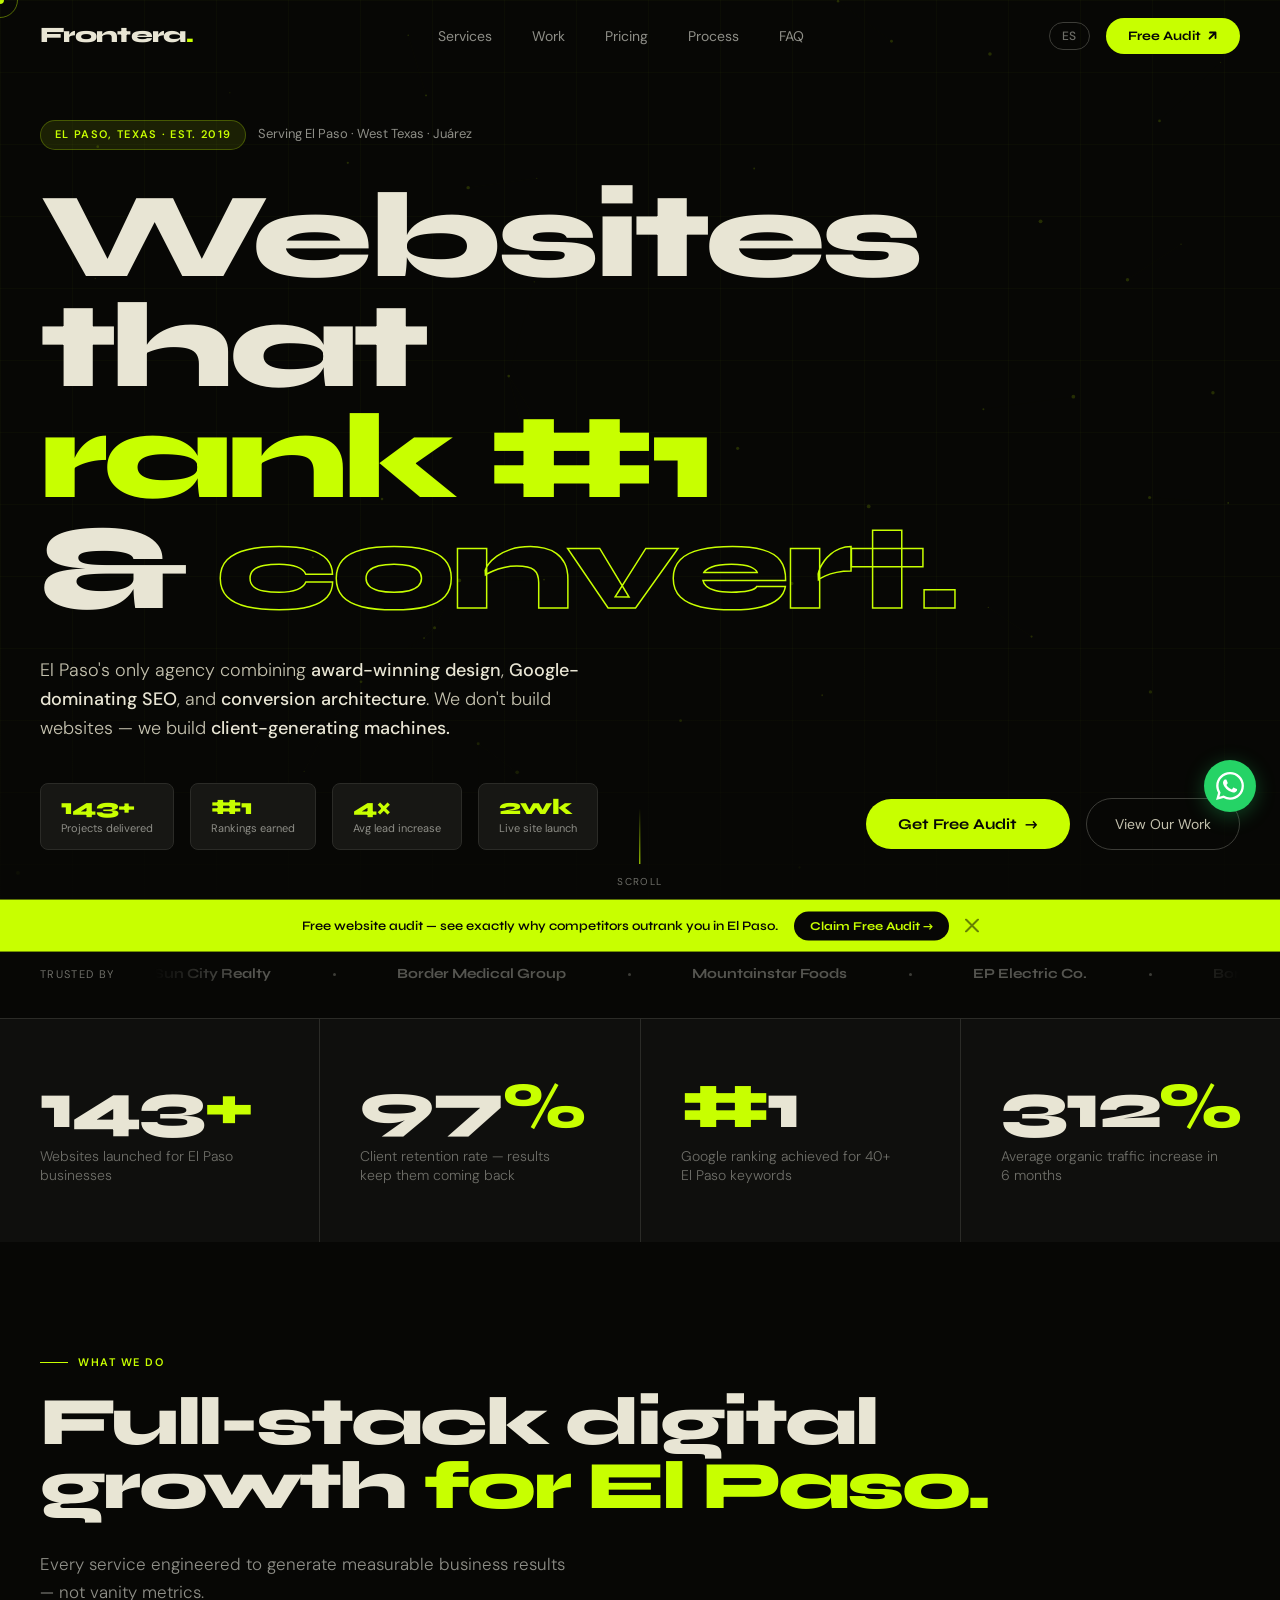
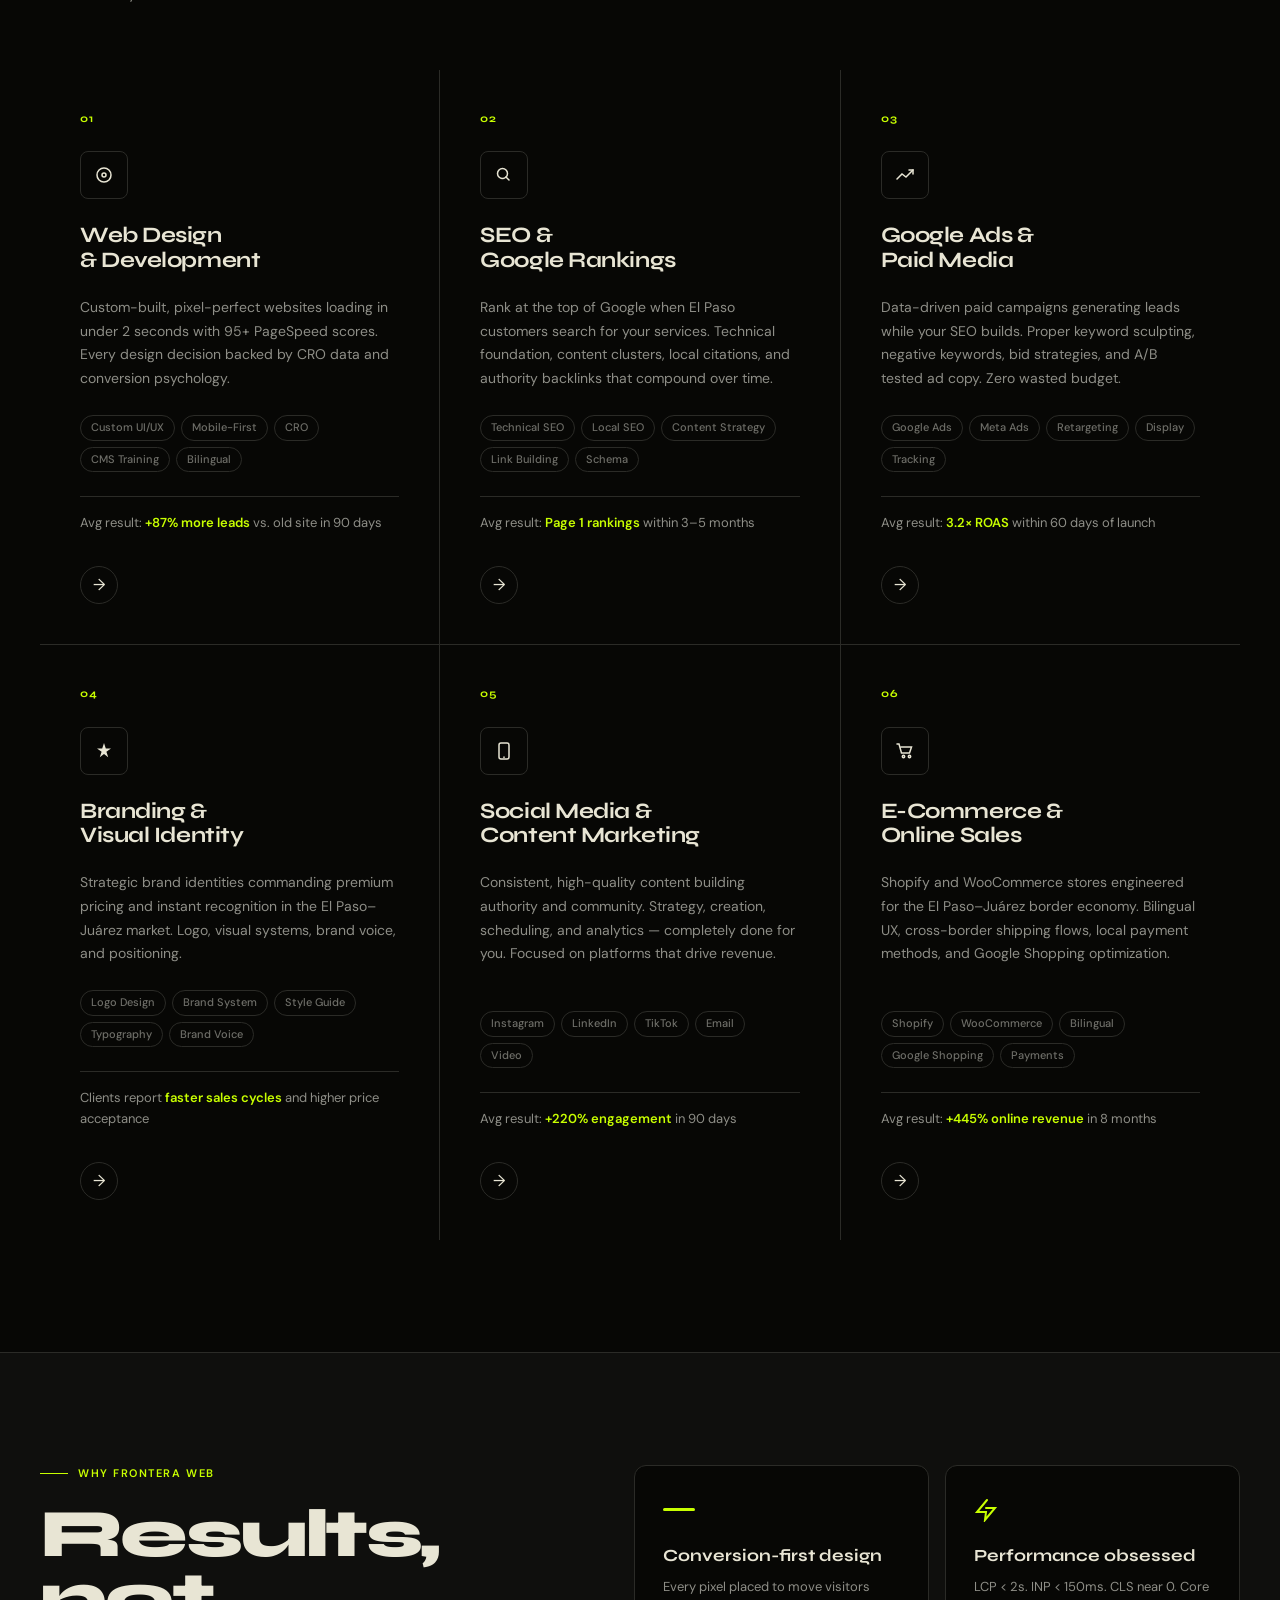
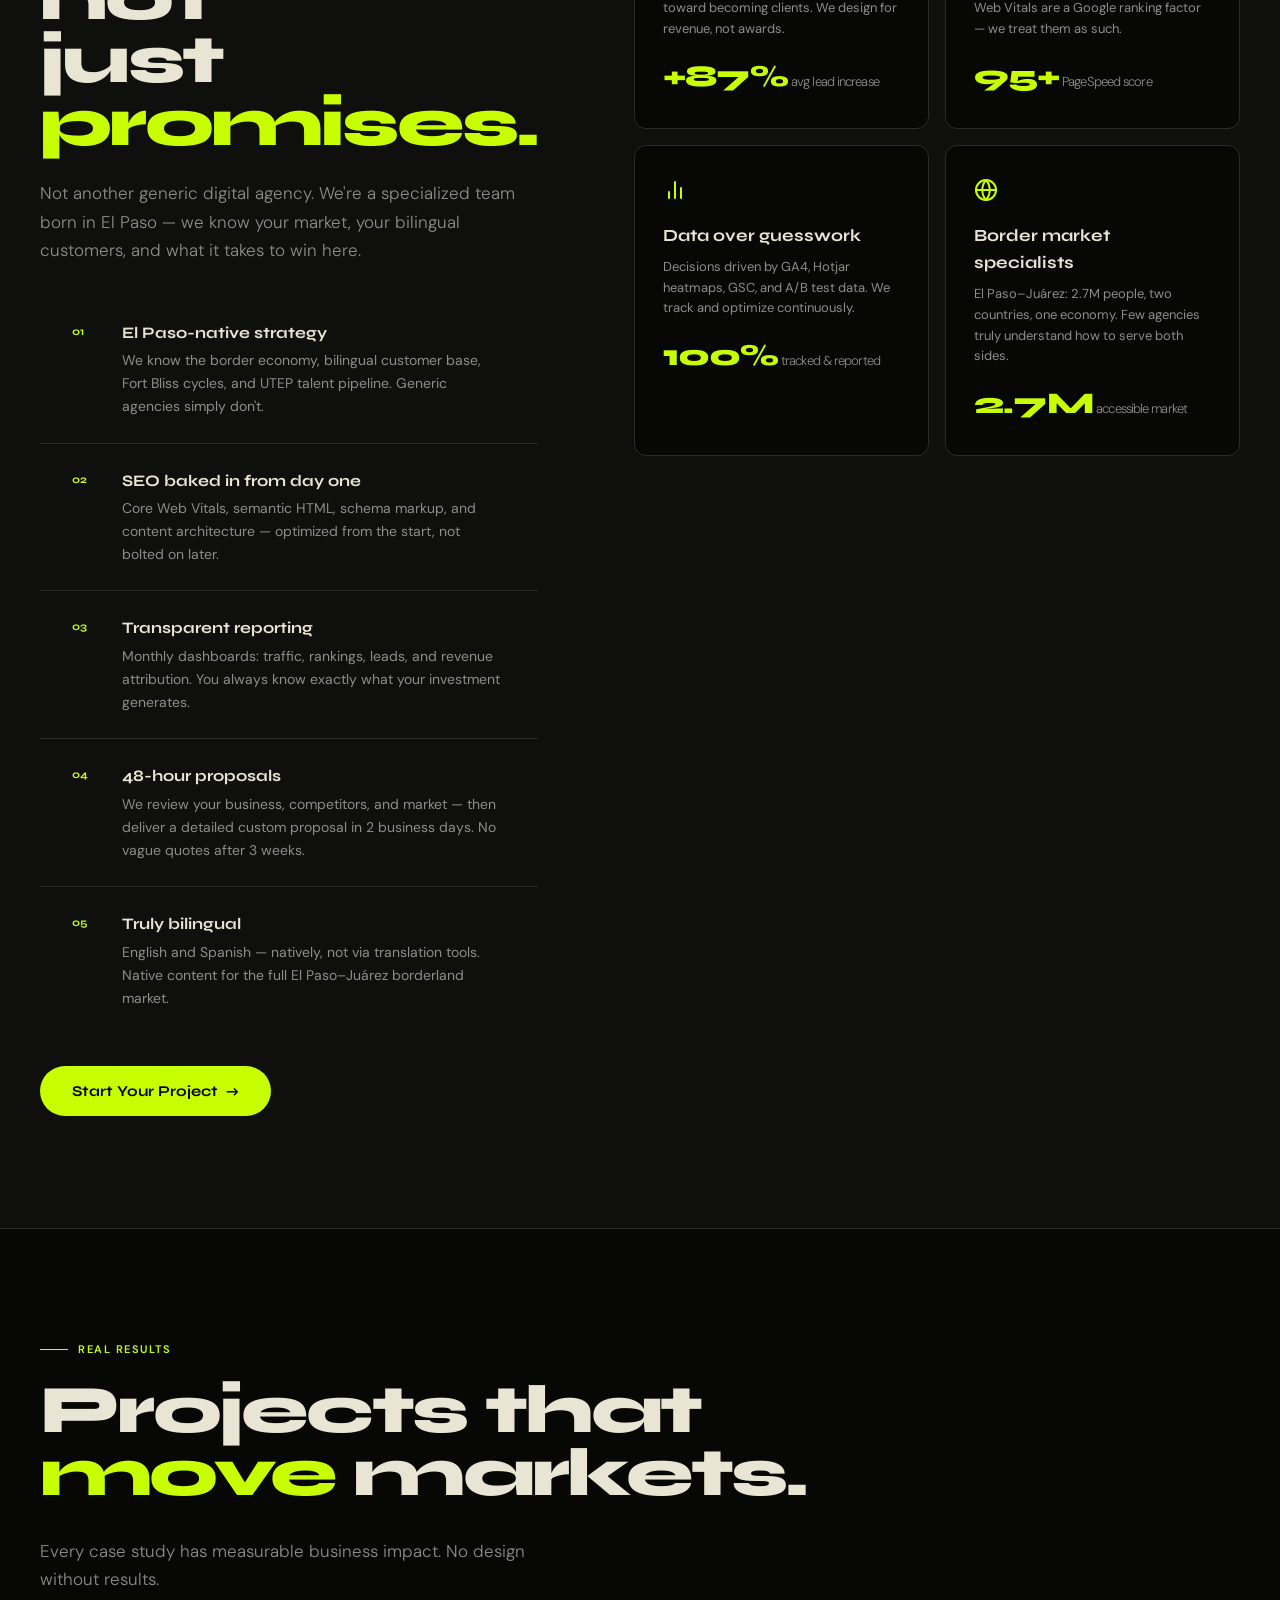
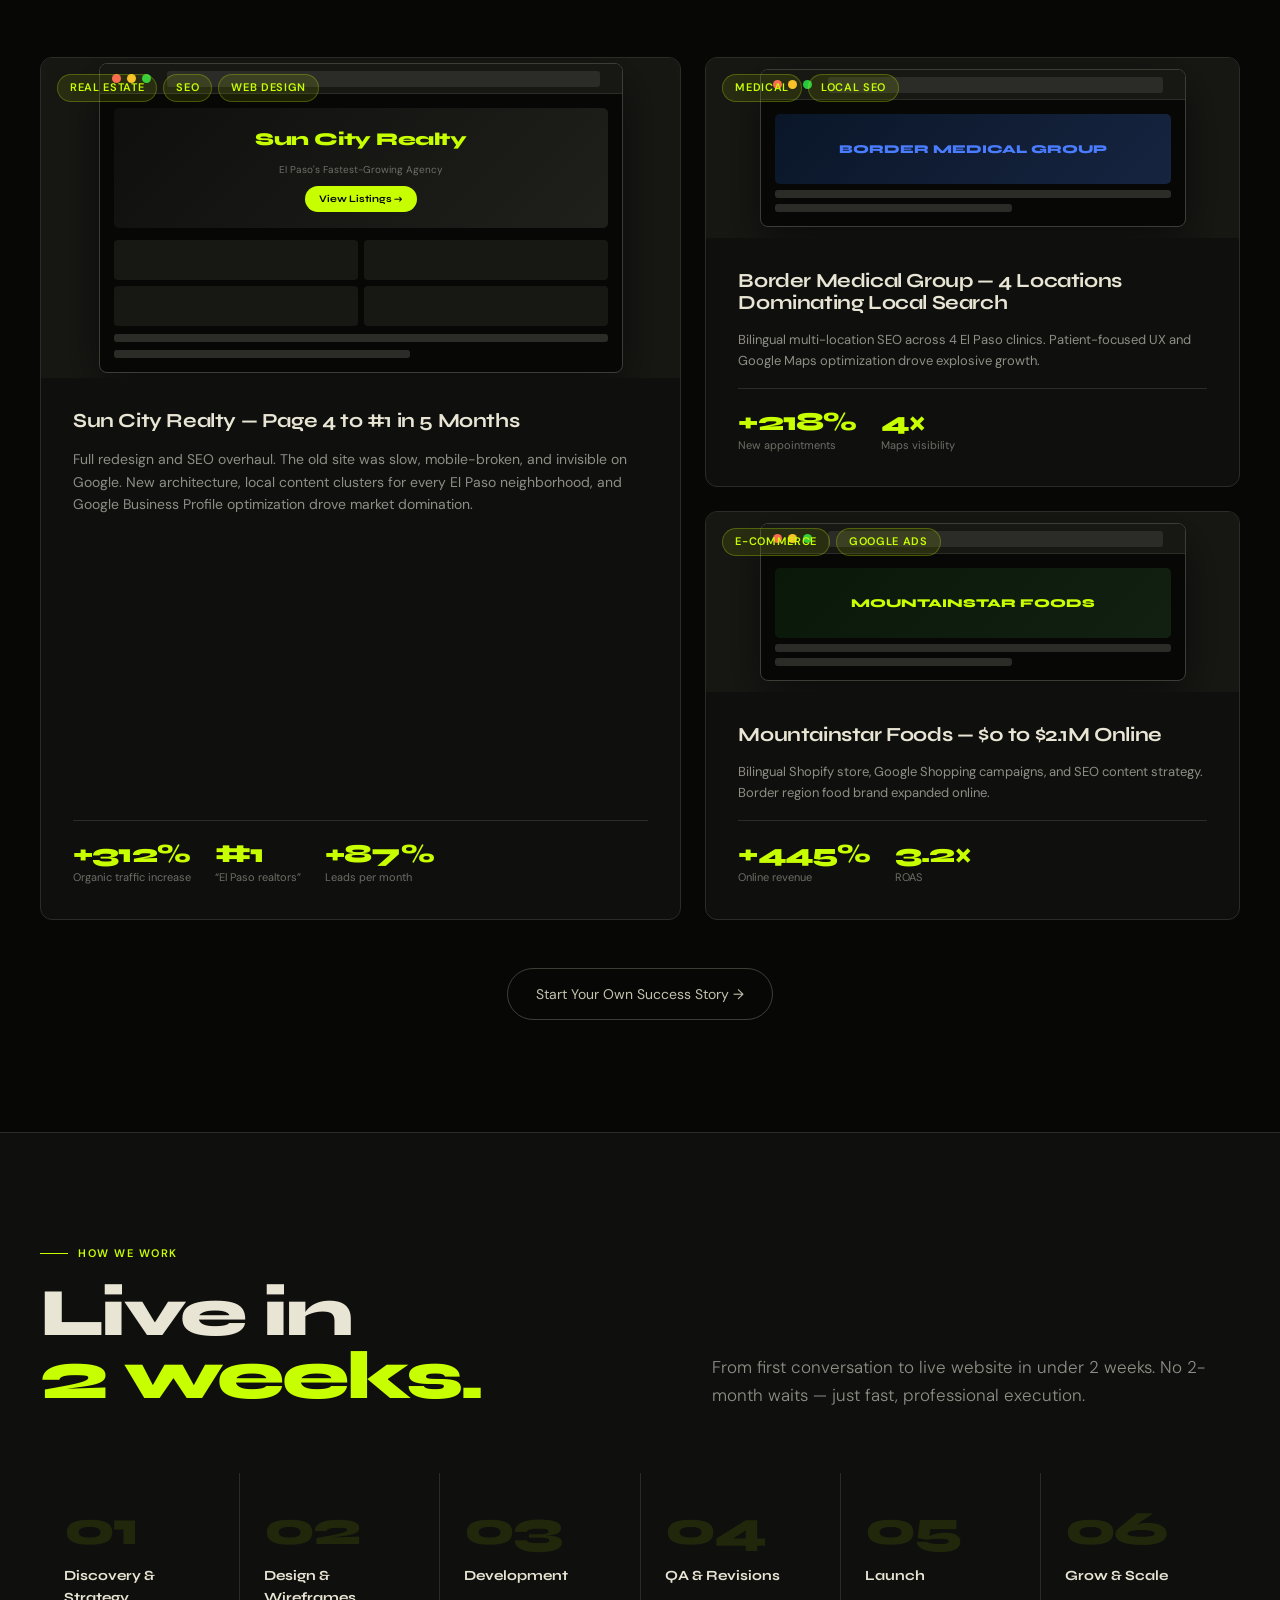
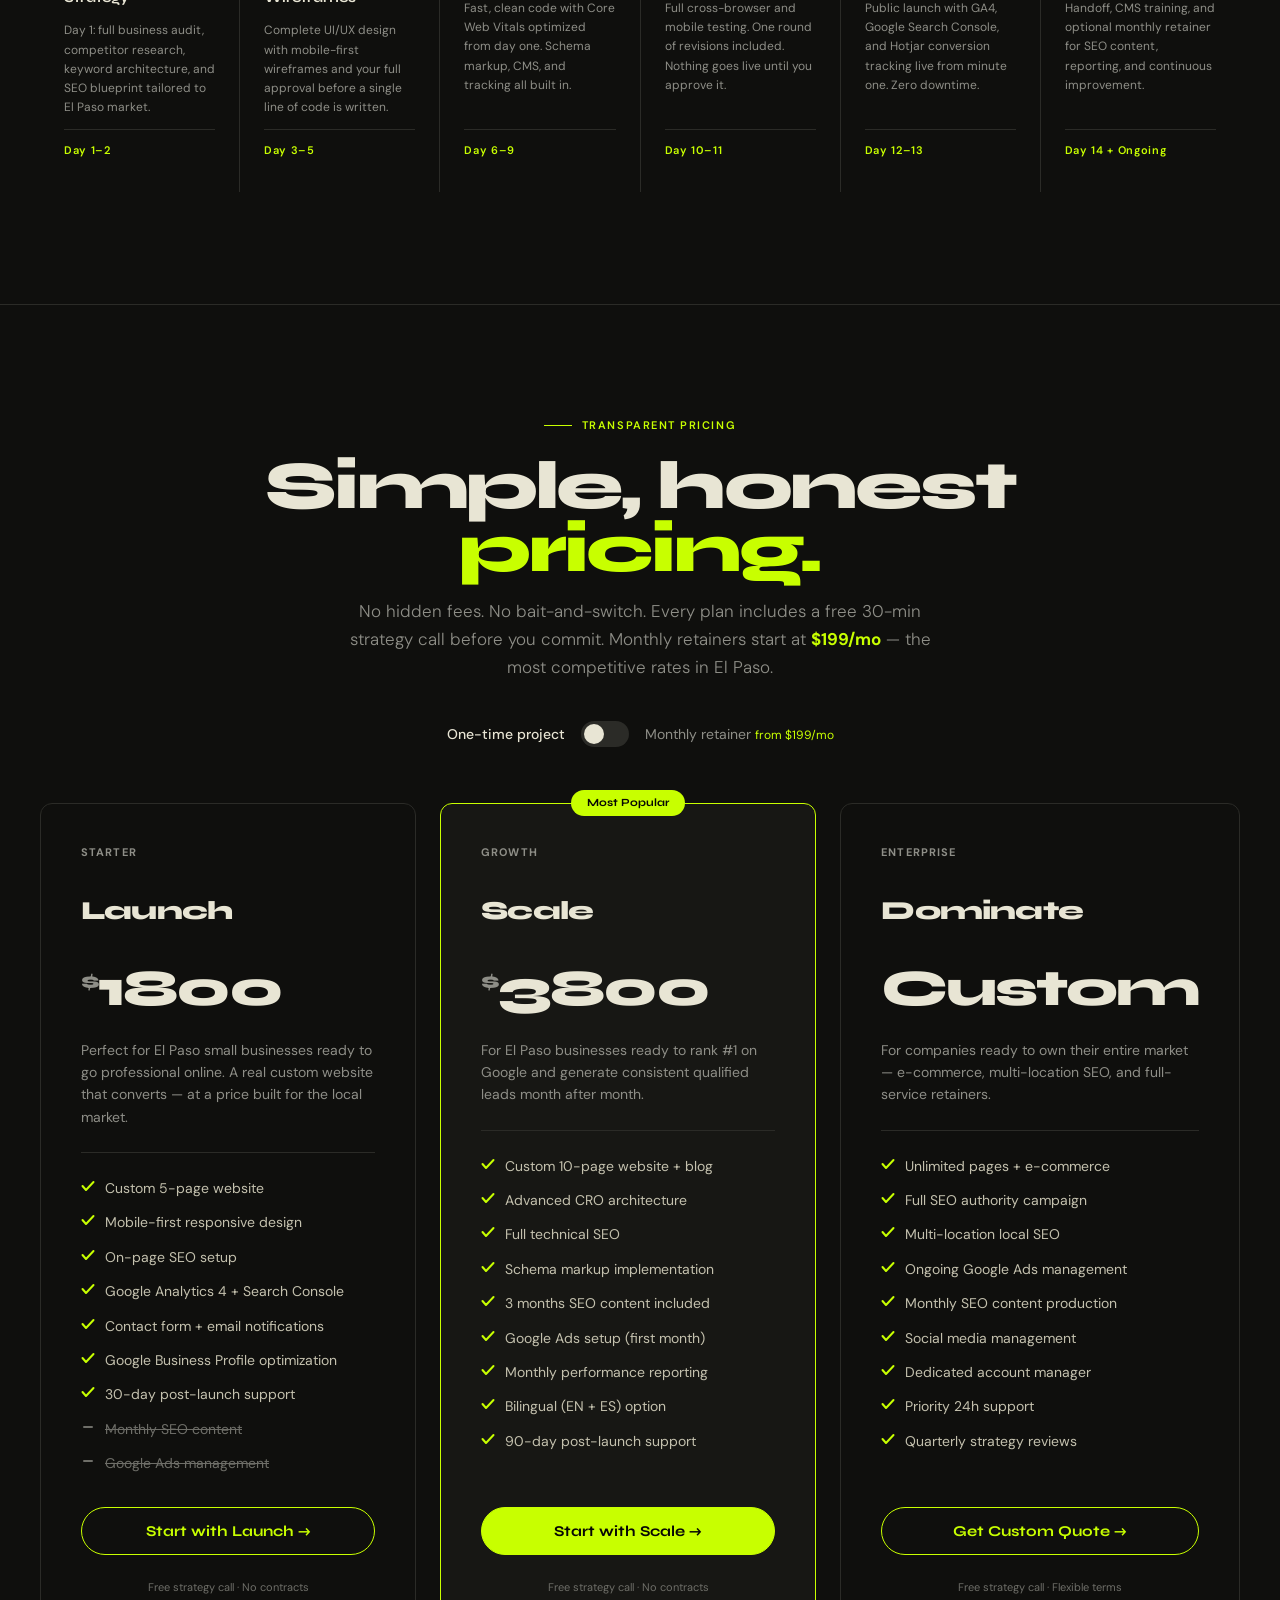
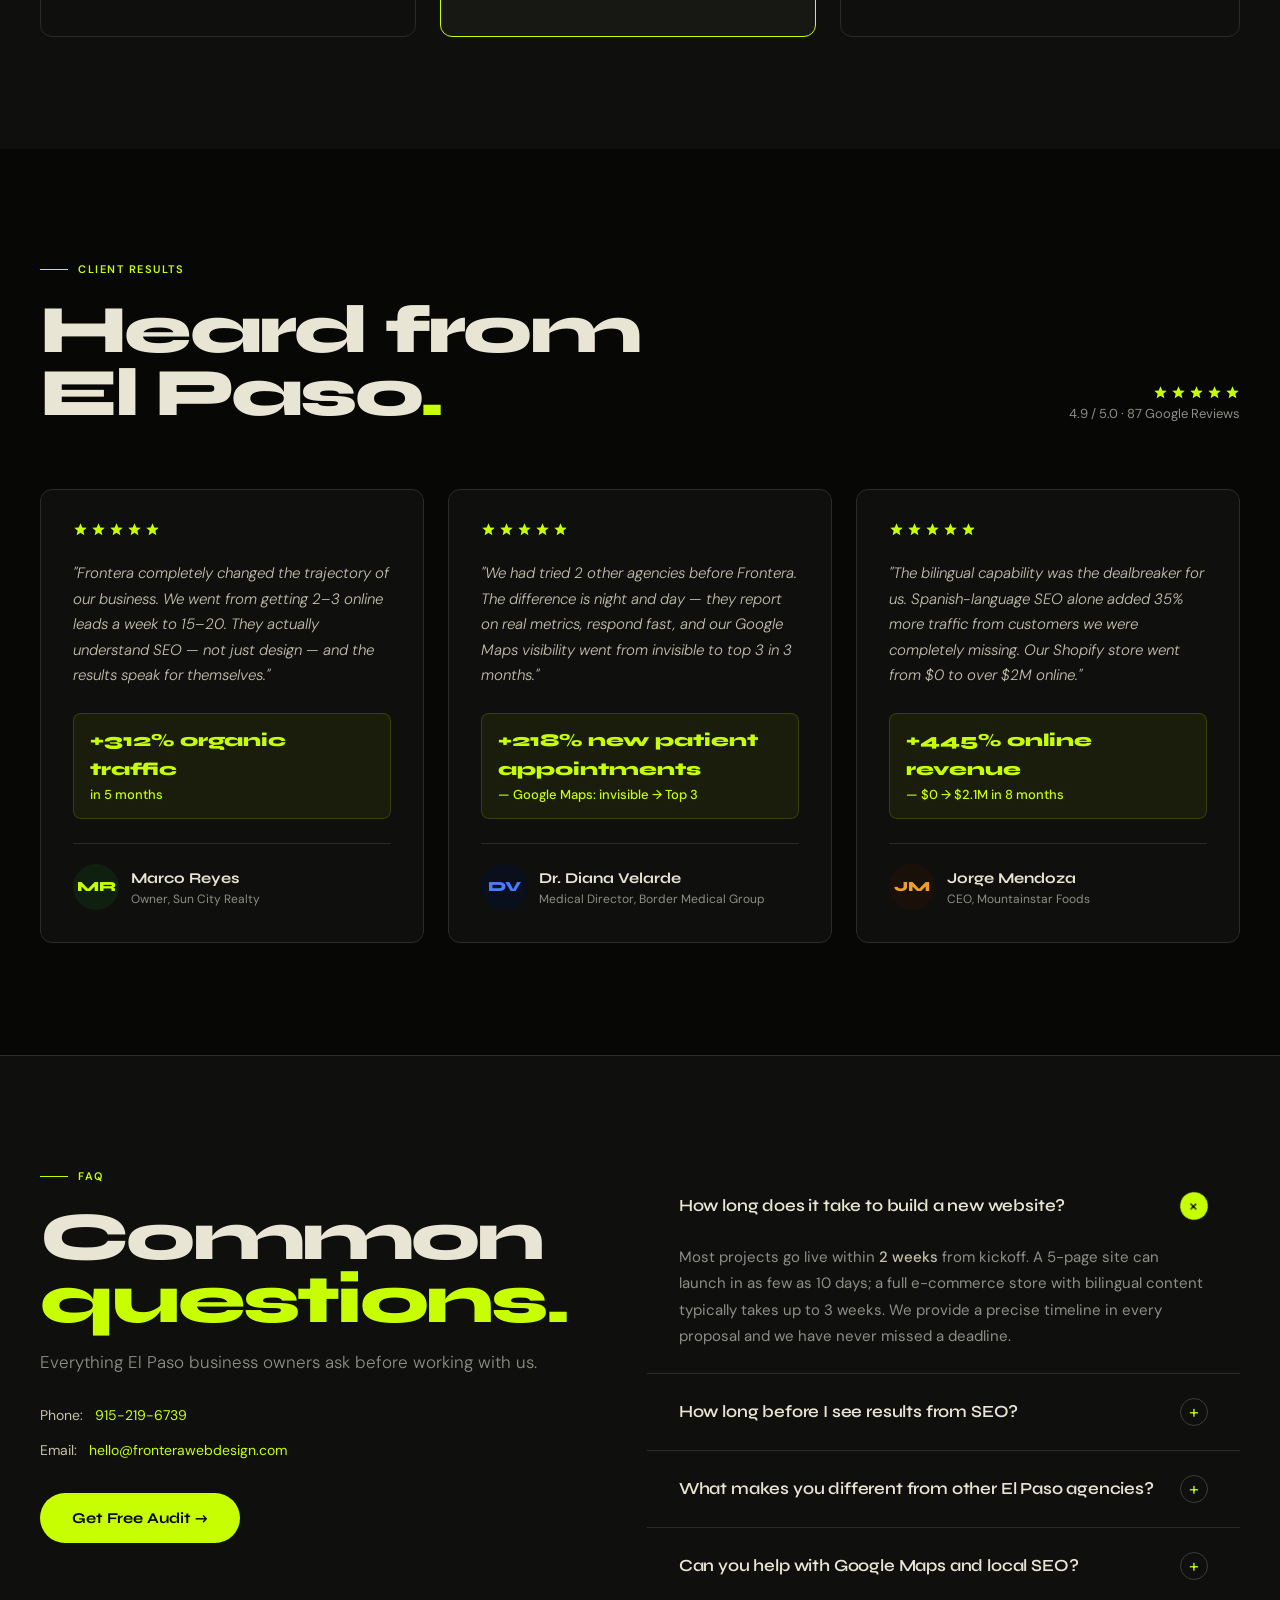
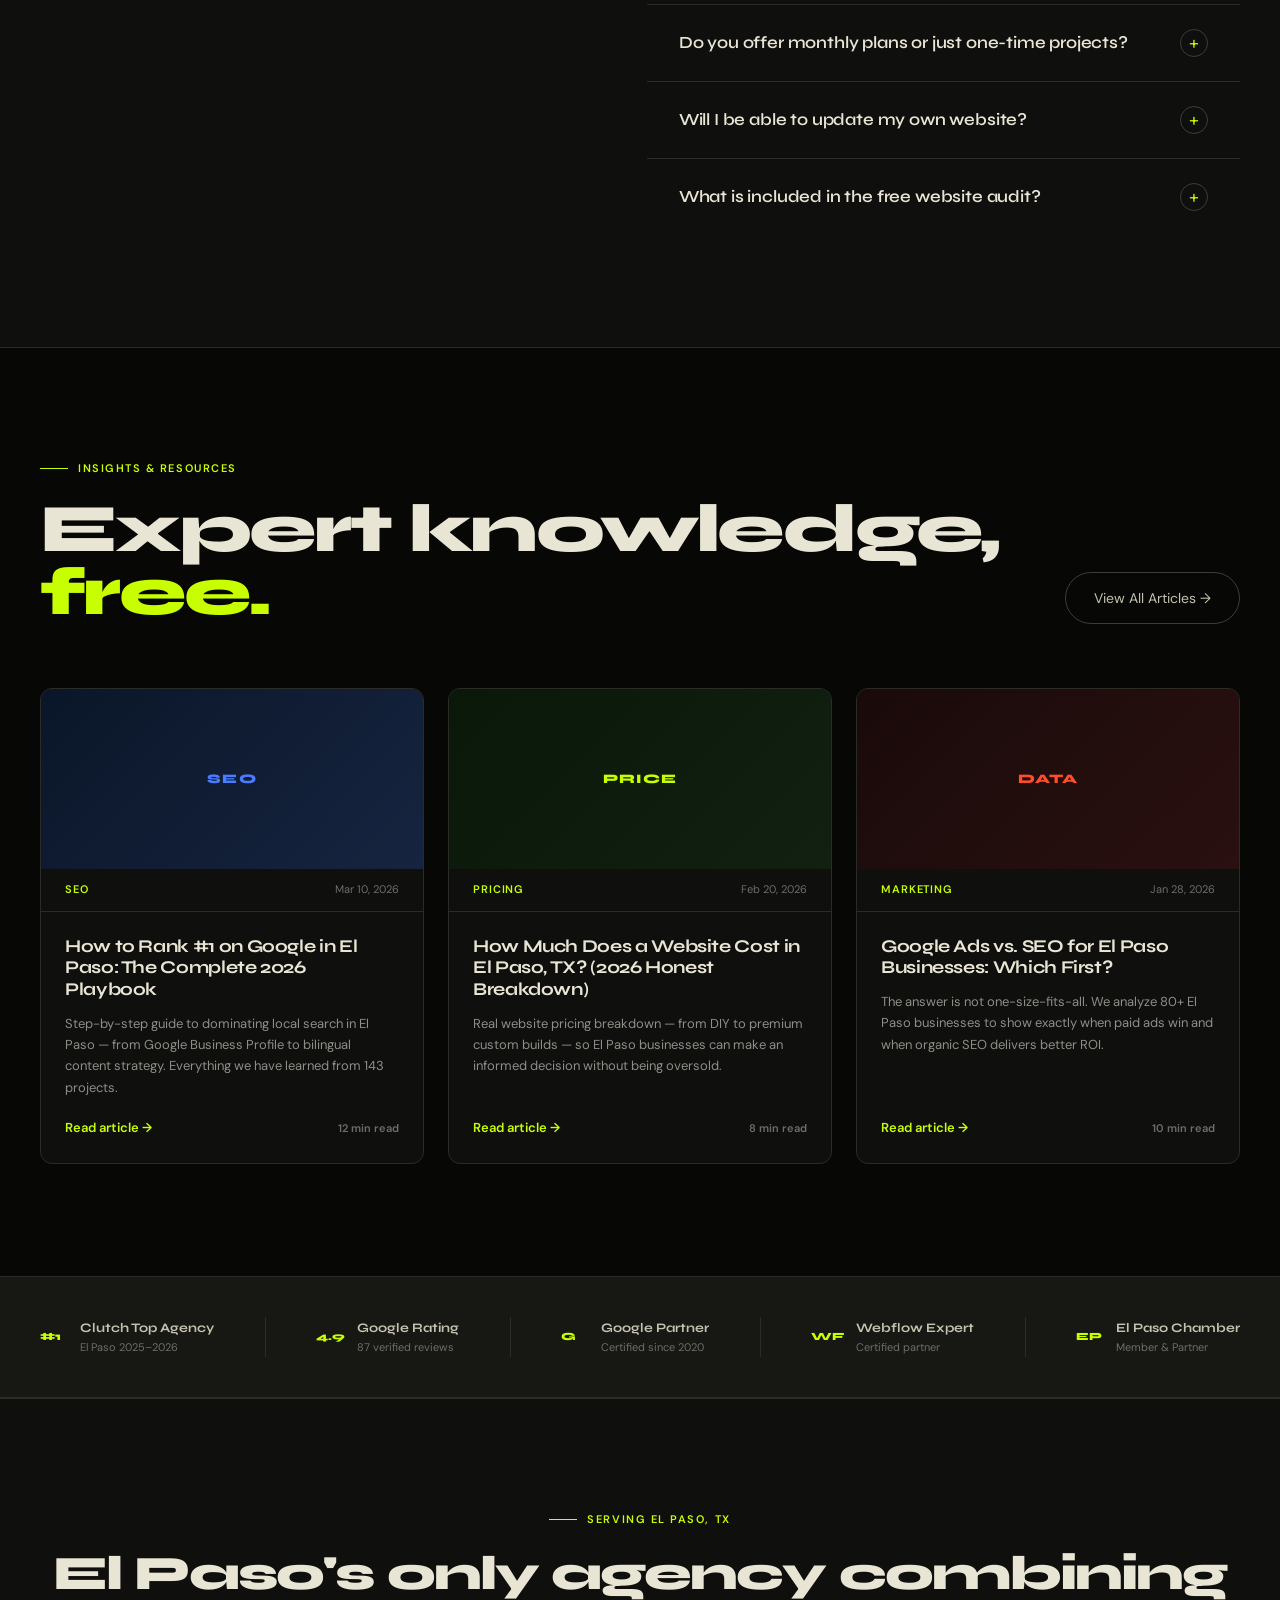
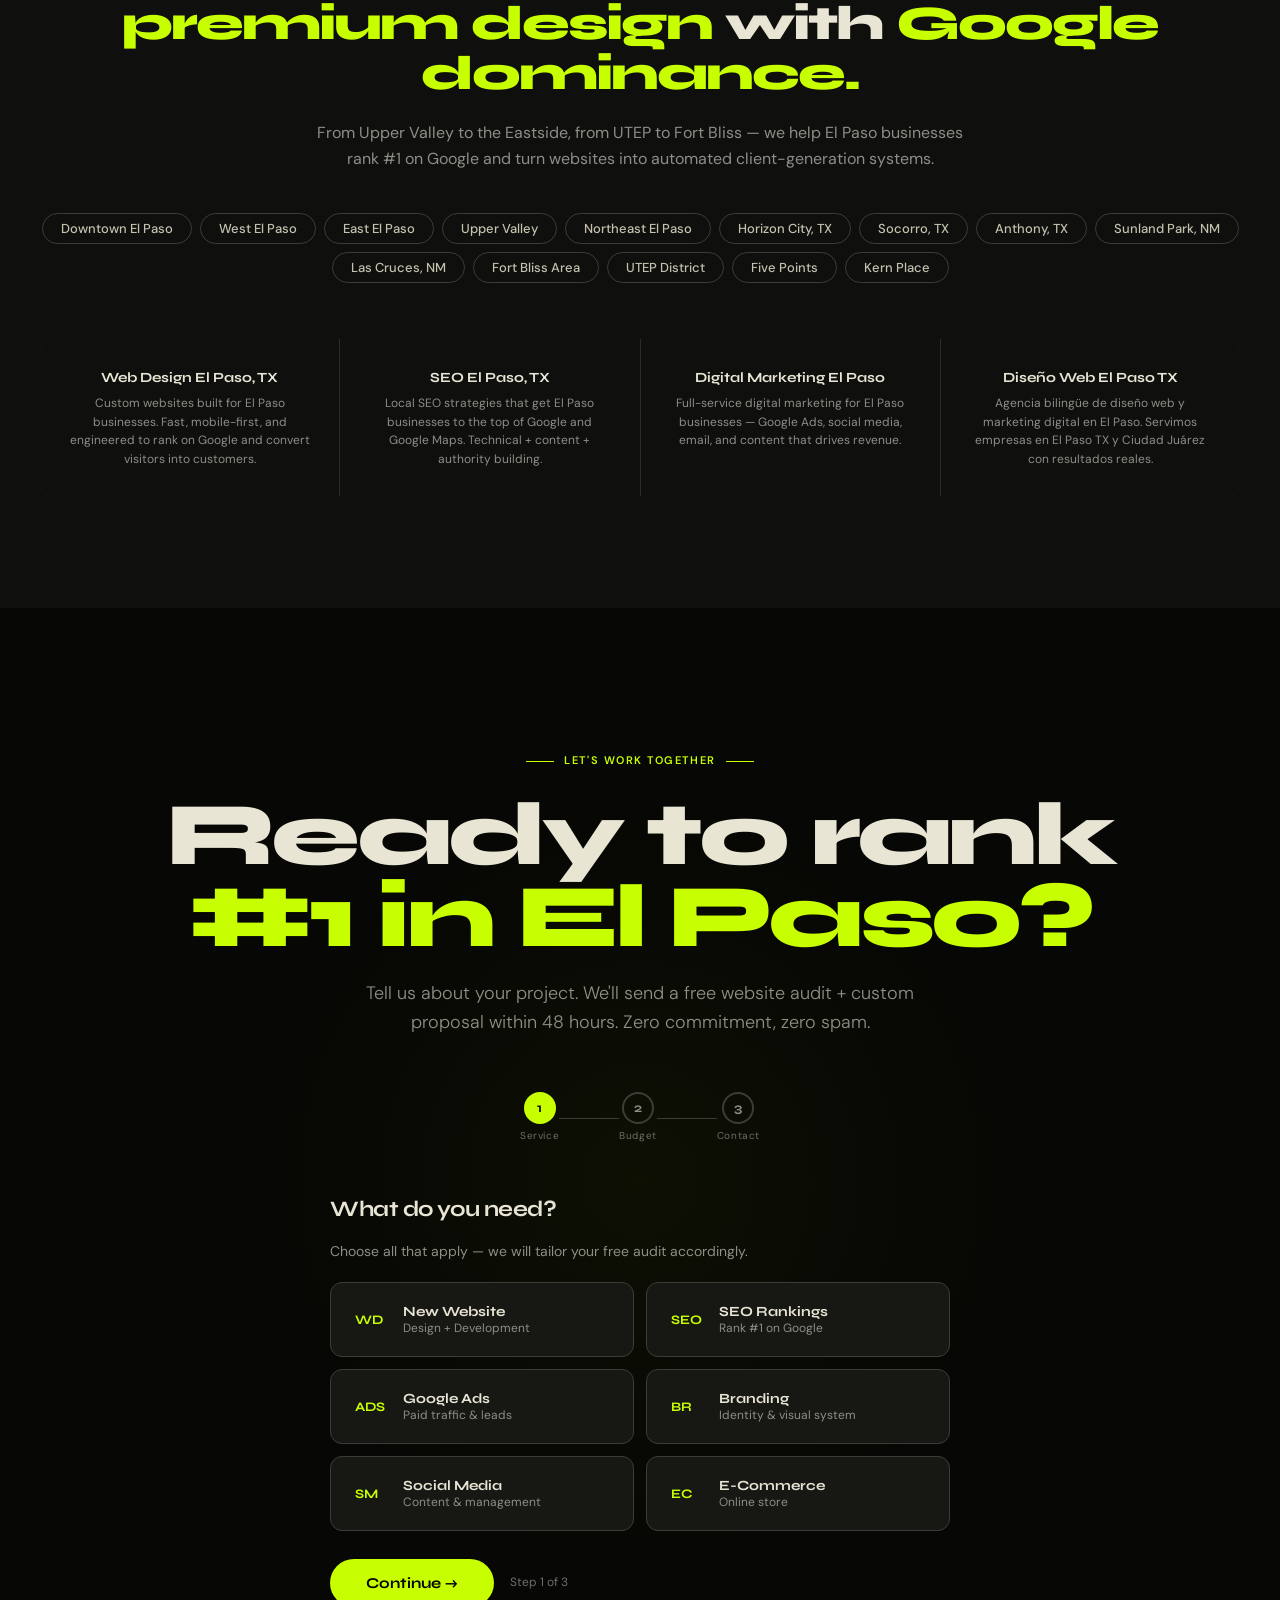
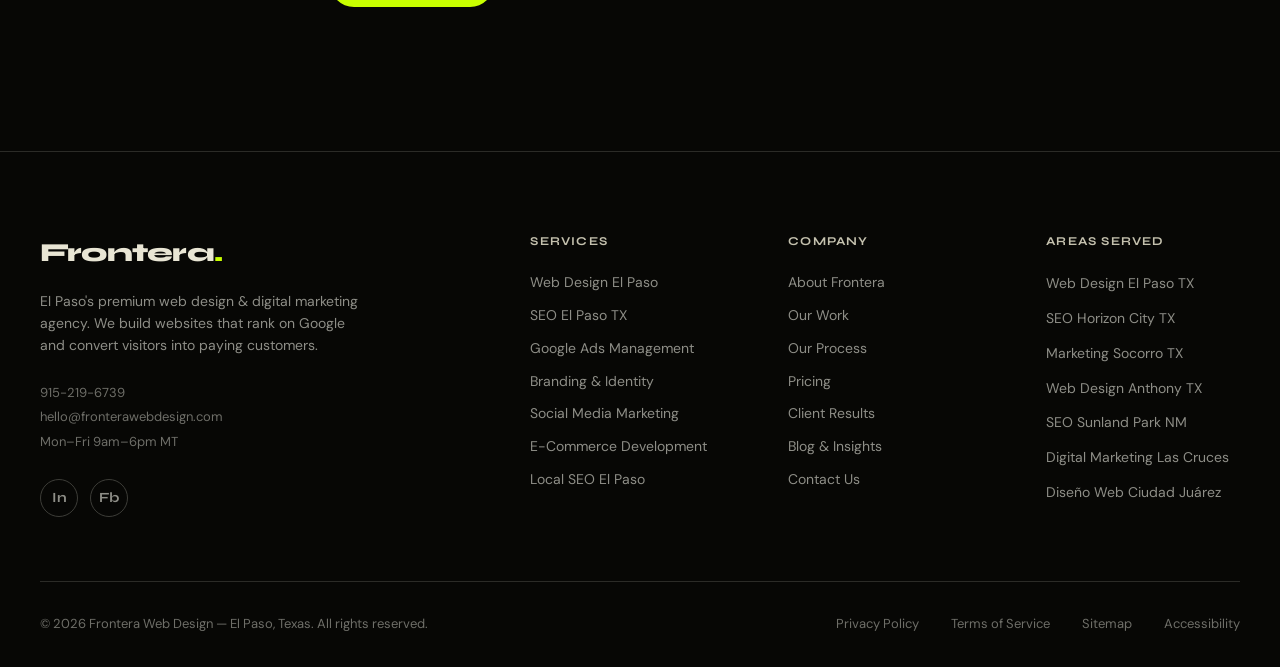
<file: index.html>
<!DOCTYPE html>
<html lang="en">
<head>
<meta charset="UTF-8">
<meta name="viewport" content="width=device-width, initial-scale=1.0">
<title>Frontera Web Design— #1 Web Design &amp; Digital Marketing Agency El Paso, TX</title>
<meta name="description" content="El Paso's award-winning web design &amp; digital marketing agency. We build websites that rank #1 on Google and convert visitors into paying customers. Free audit in 24h. Serving El Paso, West Texas &amp; Ciudad Juárez.">
<meta name="keywords" content="web design El Paso TX, digital marketing El Paso, SEO El Paso, website design El Paso Texas, marketing agency El Paso, diseño web El Paso, agencia marketing digital El Paso">
<meta name="robots" content="index, follow">
<meta name="geo.region" content="US-TX">
<meta name="geo.placename" content="El Paso">
<meta name="geo.position" content="31.7619;-106.4850">
<meta property="og:title" content="Frontera Web Design— Web Design &amp; Digital Marketing El Paso TX">
<meta property="og:description" content="El Paso's #1 web design &amp; digital marketing agency. Websites that rank on Google and convert. Free audit today.">
<meta property="og:type" content="website">
<meta property="og:url" content="https://fronterawebdesign.com">
<meta property="og:image" content="https://fronterawebdesign.com/og-image.svg">
<meta name="twitter:card" content="summary_large_image">
<meta name="twitter:title" content="Frontera Web Design— Web Design &amp; Digital Marketing El Paso TX">
<meta name="twitter:description" content="El Paso's #1 web design &amp; digital marketing agency. Websites that rank on Google and convert. Free audit today.">
<meta name="twitter:image" content="https://fronterawebdesign.com/og-image.svg">
<meta name="theme-color" content="#070705">
<link rel="canonical" href="https://fronterawebdesign.com">
<link rel="icon" type="image/svg+xml" href="/favicon.svg">
<link rel="apple-touch-icon" href="/apple-touch-icon.svg">
<!-- Google Analytics -->
<script async src="https://www.googletagmanager.com/gtag/js?id=G-VDV90YVQRV"></script>
<script>
  window.dataLayer = window.dataLayer || [];
  function gtag(){dataLayer.push(arguments);}
  gtag('js', new Date());
  gtag('config', 'G-VDV90YVQRV');
</script>
<script type="application/ld+json">
{
  "@context": "https://schema.org",
  "@graph": [
    {
      "@type": "LocalBusiness",
      "@id": "https://fronterawebdesign.com",
      "name": "Frontera Web Design",
      "description": "El Paso's premier web design and digital marketing agency",
      "url": "https://fronterawebdesign.com",
      "telephone": "+1-915-219-6739",
      "email": "hello@fronterawebdesign.com",
      "address": {
        "@type": "PostalAddress",
        "addressLocality": "El Paso",
        "addressRegion": "TX",
        "addressCountry": "US"
      },
      "geo": { "@type": "GeoCoordinates", "latitude": 31.7619, "longitude": -106.4850 },
      "openingHoursSpecification": [{
        "@type": "OpeningHoursSpecification",
        "dayOfWeek": ["Monday","Tuesday","Wednesday","Thursday","Friday"],
        "opens": "09:00", "closes": "18:00"
      }],
      "priceRange": "$$-$$$",
      "areaServed": ["El Paso TX","Horizon City TX","Socorro TX","Anthony TX","Sunland Park NM","Fort Bliss TX","Las Cruces NM"],
      "serviceType": ["Web Design","SEO","Digital Marketing","Google Ads","Branding","E-commerce"],
      "aggregateRating": { "@type": "AggregateRating", "ratingValue": "4.9", "reviewCount": "87" }
    }
  ]
}
</script>
<link rel="preconnect" href="https://fonts.googleapis.com">
<link rel="preconnect" href="https://fonts.gstatic.com" crossorigin>
<link href="https://fonts.googleapis.com/css2?family=Syne:wght@400;500;600;700;800&family=DM+Sans:ital,opsz,wght@0,9..40,300;0,9..40,400;0,9..40,500;1,9..40,300&display=swap" rel="stylesheet">
<link rel="stylesheet" href="styles.css">
</head>
<body style="overflow:hidden">

<a class="skip-link" href="#services">Skip to main content</a>

<!-- PRELOADER -->
<div id="preloader" role="status" aria-label="Loading">
  <div class="pre-logo">Frontera<span>.</span></div>
  <div class="pre-bar"><div class="pre-fill"></div></div>
  <div class="pre-pct" id="prePct">0%</div>
</div>

<!-- CURSOR (desktop only, hidden via CSS on mobile) -->
<div id="cur" aria-hidden="true"></div>
<div id="cur-ring" aria-hidden="true"></div>

<!-- WHATSAPP FLOATING BUTTON -->
<a id="wa-btn" href="https://wa.me/19152196739?text=Hi%2C%20I%27d%20like%20a%20free%20website%20audit" target="_blank" rel="noopener noreferrer" aria-label="Chat on WhatsApp">
  <svg xmlns="http://www.w3.org/2000/svg" width="28" height="28" viewBox="0 0 24 24" fill="currentColor" aria-hidden="true">
    <path d="M17.472 14.382c-.297-.149-1.758-.867-2.03-.967-.273-.099-.471-.148-.67.15-.197.297-.767.966-.94 1.164-.173.199-.347.223-.644.075-.297-.15-1.255-.463-2.39-1.475-.883-.788-1.48-1.761-1.653-2.059-.173-.297-.018-.458.13-.606.134-.133.298-.347.446-.52.149-.174.198-.298.298-.497.099-.198.05-.371-.025-.52-.075-.149-.669-1.612-.916-2.207-.242-.579-.487-.5-.669-.51-.173-.008-.371-.01-.57-.01-.198 0-.52.074-.792.372-.272.297-1.04 1.016-1.04 2.479 0 1.462 1.065 2.875 1.213 3.074.149.198 2.096 3.2 5.077 4.487.709.306 1.262.489 1.694.625.712.227 1.36.195 1.871.118.571-.085 1.758-.719 2.006-1.413.248-.694.248-1.289.173-1.413-.074-.124-.272-.198-.57-.347m-5.421 7.403h-.004a9.87 9.87 0 01-5.031-1.378l-.361-.214-3.741.982.998-3.648-.235-.374a9.86 9.86 0 01-1.51-5.26c.001-5.45 4.436-9.884 9.888-9.884 2.64 0 5.122 1.03 6.988 2.898a9.825 9.825 0 012.893 6.994c-.003 5.45-4.437 9.884-9.885 9.884m8.413-18.297A11.815 11.815 0 0012.05 0C5.495 0 .16 5.335.157 11.892c0 2.096.547 4.142 1.588 5.945L.057 24l6.305-1.654a11.882 11.882 0 005.683 1.448h.005c6.554 0 11.89-5.335 11.893-11.893a11.821 11.821 0 00-3.48-8.413z"/>
  </svg>
</a>

<!-- BACK TO TOP -->
<button id="top-btn" aria-label="Back to top"><svg aria-hidden="true" width="14" height="14" viewBox="0 0 14 14" fill="none" stroke="currentColor" stroke-width="1.8" stroke-linecap="round" stroke-linejoin="round"><path d="M7 12V2M3 6l4-4 4 4"/></svg></button>

<!-- AUDIT BAR -->
<div id="audit-bar">
  <span data-i18n="audit-text">Free website audit &mdash; see exactly why competitors outrank you in El Paso.</span>
  <a href="#cta" class="audit-bar-link" id="auditBarLink" data-i18n="audit-cta">Claim Free Audit &rarr;</a>
  <button id="audit-bar-x" aria-label="Close"><svg aria-hidden="true" width="14" height="14" viewBox="0 0 14 14" fill="none" stroke="currentColor" stroke-width="2" stroke-linecap="round"><path d="M1 1l12 12M13 1L1 13"/></svg></button>
</div>

<!-- MOBILE MENU -->
<div id="mob-menu" role="dialog" aria-modal="true" aria-label="Site navigation">
  <a class="mob-link" href="#services" onclick="closeMob()" data-i18n="mob-services">Services</a>
  <a class="mob-link" href="#cases" onclick="closeMob()" data-i18n="mob-work">Our Work</a>
  <a class="mob-link" href="#pricing" onclick="closeMob()" data-i18n="mob-pricing">Pricing</a>
  <a class="mob-link" href="#process" onclick="closeMob()" data-i18n="mob-process">Process</a>
  <a class="mob-link" href="#testimonials" onclick="closeMob()" data-i18n="mob-results">Results</a>
  <a class="mob-link" href="#faq" onclick="closeMob()" data-i18n="mob-faq">FAQ</a>
  <button class="mob-cta" data-i18n="mob-cta">Get Free Audit &rarr;</button>
</div>

<!-- NAVIGATION -->
<nav id="navbar" role="navigation" aria-label="Main navigation">
  <a href="#" class="nav-logo">Frontera<span>.</span></a>
  <ul class="nav-mid">
    <li><a href="#services" data-i18n="nav-services">Services</a></li>
    <li><a href="#cases" data-i18n="nav-work">Work</a></li>
    <li><a href="#pricing" data-i18n="nav-pricing">Pricing</a></li>
    <li><a href="#process" data-i18n="nav-process">Process</a></li>
    <li><a href="#faq" data-i18n="nav-faq">FAQ</a></li>
  </ul>
  <div class="nav-right">
    <button id="langBtn" aria-label="Switch language">ES</button>
    <button class="nav-cta-btn"><span data-i18n="nav-cta">Free Audit</span> <svg aria-hidden="true" width="11" height="11" viewBox="0 0 11 11" fill="none" stroke="currentColor" stroke-width="1.8" stroke-linecap="round" stroke-linejoin="round"><path d="M2.5 8.5l6-6M3 2.5h5.5V8"/></svg></button>
  </div>
  <button id="hamBtn" aria-label="Toggle menu" aria-expanded="false">
    <span></span><span></span><span></span>
  </button>
</nav>


<!-- ═════════════════════════════
     HERO
═════════════════════════════ -->
<section id="hero" aria-label="Hero">
  <canvas id="heroCanvas" aria-hidden="true"></canvas>
  <div class="hero-eyebrow">
    <span class="hero-badge">El Paso, Texas &middot; Est. 2019</span>
    <span class="hero-loc" data-i18n="hero-loc">Serving El Paso &middot; West Texas &middot; Juárez</span>
  </div>
  <h1 class="hero-h1">
    <span class="line" data-i18n="hero-l1">Websites that</span>
    <span class="line lime" data-i18n="hero-l2">rank #1</span>
    <span class="line" data-i18n-html="hero-l3">&amp; <span class="outline-lime">convert.</span></span>
  </h1>
  <div class="hero-bot">
    <div>
      <p class="hero-sub" data-i18n-html="hero-sub">
        El Paso's only agency combining <strong>award-winning design</strong>,
        <strong>Google-dominating SEO</strong>, and <strong>conversion architecture</strong>.
        We don't build websites &mdash; we build <strong>client-generating machines.</strong>
      </p>
      <div class="hero-stats">
        <div class="hero-stat">
          <div class="hero-stat-num">143<span style="color:var(--lime)">+</span></div>
          <div class="hero-stat-lbl" data-i18n="hero-lbl1">Projects delivered</div>
        </div>
        <div class="hero-stat">
          <div class="hero-stat-num">#1</div>
          <div class="hero-stat-lbl" data-i18n="hero-lbl2">Rankings earned</div>
        </div>
        <div class="hero-stat">
          <div class="hero-stat-num">4&times;</div>
          <div class="hero-stat-lbl" data-i18n="hero-lbl3">Avg lead increase</div>
        </div>
        <div class="hero-stat">
          <div class="hero-stat-num">2wk</div>
          <div class="hero-stat-lbl" data-i18n="hero-lbl4">Live site launch</div>
        </div>
      </div>
    </div>
    <div class="hero-actions">
      <button class="btn-p"><span data-i18n="hero-btn1">Get Free Audit</span> <span class="arr">&#8594;</span></button>
      <button class="btn-g" data-i18n="hero-btn2">View Our Work</button>
    </div>
  </div>
  <div class="scroll-cue" aria-hidden="true">
    <div class="scroll-line"></div>
    <span class="scroll-lbl" data-i18n="hero-scroll">Scroll</span>
  </div>
</section>

<!-- MARQUEE -->
<div class="trust-strip" aria-label="Clients we have worked with">
  <span class="trust-lbl" data-i18n="trust-lbl">Trusted by</span>
  <div class="marquee-wrap">
    <div class="marquee-track" aria-hidden="true">
      <span class="marquee-item">Sun City Realty</span><span class="marquee-sep" aria-hidden="true"></span>
      <span class="marquee-item">Border Medical Group</span><span class="marquee-sep" aria-hidden="true"></span>
      <span class="marquee-item">Mountainstar Foods</span><span class="marquee-sep" aria-hidden="true"></span>
      <span class="marquee-item">EP Electric Co.</span><span class="marquee-sep" aria-hidden="true"></span>
      <span class="marquee-item">Borderplex Alliance</span><span class="marquee-sep" aria-hidden="true"></span>
      <span class="marquee-item">UTEP Tech Startups</span><span class="marquee-sep" aria-hidden="true"></span>
      <span class="marquee-item">Desert Rose Spa</span><span class="marquee-sep" aria-hidden="true"></span>
      <span class="marquee-item">Franklin Auto Group</span><span class="marquee-sep" aria-hidden="true"></span>
      <span class="marquee-item">Rio Grande Logistics</span><span class="marquee-sep" aria-hidden="true"></span>
      <span class="marquee-item">Sun City Realty</span><span class="marquee-sep" aria-hidden="true"></span>
      <span class="marquee-item">Border Medical Group</span><span class="marquee-sep" aria-hidden="true"></span>
      <span class="marquee-item">Mountainstar Foods</span><span class="marquee-sep" aria-hidden="true"></span>
      <span class="marquee-item">EP Electric Co.</span><span class="marquee-sep" aria-hidden="true"></span>
      <span class="marquee-item">Borderplex Alliance</span><span class="marquee-sep" aria-hidden="true"></span>
      <span class="marquee-item">UTEP Tech Startups</span><span class="marquee-sep" aria-hidden="true"></span>
      <span class="marquee-item">Desert Rose Spa</span><span class="marquee-sep" aria-hidden="true"></span>
      <span class="marquee-item">Franklin Auto Group</span><span class="marquee-sep" aria-hidden="true"></span>
      <span class="marquee-item">Rio Grande Logistics</span><span class="marquee-sep" aria-hidden="true"></span>
    </div>
  </div>
</div>

<!-- STATS BAND -->
<div class="stats-band" id="statsSection" aria-label="Key metrics">
  <div class="stat-cell reveal">
    <div class="stat-num"><span class="counter" data-t="143">0</span><span class="u">+</span></div>
    <div class="stat-label" data-i18n="stat-lbl1">Websites launched for El Paso businesses</div>
  </div>
  <div class="stat-cell reveal d1">
    <div class="stat-num"><span class="counter" data-t="97">0</span><span class="u">%</span></div>
    <div class="stat-label" data-i18n="stat-lbl2">Client retention rate &mdash; results keep them coming back</div>
  </div>
  <div class="stat-cell reveal d2">
    <div class="stat-num"><span class="u">#</span><span class="counter" data-t="1">0</span></div>
    <div class="stat-label" data-i18n="stat-lbl3">Google ranking achieved for 40+ El Paso keywords</div>
  </div>
  <div class="stat-cell reveal d3">
    <div class="stat-num"><span class="counter" data-t="312">0</span><span class="u">%</span></div>
    <div class="stat-label" data-i18n="stat-lbl4">Average organic traffic increase in 6 months</div>
  </div>
</div>


<!-- ═════════════════════════════
     SERVICES
═════════════════════════════ -->
<section class="section" id="services" aria-labelledby="services-h">
  <div class="section-inner">
    <div class="svc-header">
      <div class="reveal">
        <p class="kicker" data-i18n="svc-kicker">What we do</p>
        <h2 id="services-h" class="s-title" data-i18n-html="svc-title">Full-stack digital<br>growth <span class="lime">for El Paso.</span></h2>
      </div>
      <p class="s-desc reveal d2" data-i18n="svc-desc">Every service engineered to generate measurable business results &mdash; not vanity metrics.</p>
    </div>
    <div class="svc-grid">

      <article class="svc-card reveal">
        <span class="svc-num">01</span>
        <div class="svc-icon" aria-hidden="true">
          <svg width="20" height="20" viewBox="0 0 20 20" fill="none" stroke="currentColor" stroke-width="1.5" stroke-linecap="round"><circle cx="10" cy="10" r="7"/><circle cx="10" cy="10" r="2"/></svg>
        </div>
        <h3 class="svc-name" data-i18n-html="svc1-name">Web Design<br>&amp; Development</h3>
        <p class="svc-desc" data-i18n="svc1-desc">Custom-built, pixel-perfect websites loading in under 2 seconds with 95+ PageSpeed scores. Every design decision backed by CRO data and conversion psychology.</p>
        <div class="svc-features">
          <span class="svc-feat">Custom UI/UX</span><span class="svc-feat">Mobile-First</span>
          <span class="svc-feat">CRO</span><span class="svc-feat">CMS Training</span><span class="svc-feat">Bilingual</span>
        </div>
        <div class="svc-result" data-i18n-html="svc1-res">Avg result: <strong>+87% more leads</strong> vs. old site in 90 days</div>
        <div class="svc-arrow" aria-hidden="true">&#8594;</div>
      </article>

      <article class="svc-card reveal d1">
        <span class="svc-num">02</span>
        <div class="svc-icon" aria-hidden="true">
          <svg width="20" height="20" viewBox="0 0 20 20" fill="none" stroke="currentColor" stroke-width="1.5" stroke-linecap="round"><circle cx="8.5" cy="8.5" r="5"/><path d="M15 15l-3-3"/></svg>
        </div>
        <h3 class="svc-name" data-i18n-html="svc2-name">SEO &amp;<br>Google Rankings</h3>
        <p class="svc-desc" data-i18n="svc2-desc">Rank at the top of Google when El Paso customers search for your services. Technical foundation, content clusters, local citations, and authority backlinks that compound over time.</p>
        <div class="svc-features">
          <span class="svc-feat">Technical SEO</span><span class="svc-feat">Local SEO</span>
          <span class="svc-feat">Content Strategy</span><span class="svc-feat">Link Building</span><span class="svc-feat">Schema</span>
        </div>
        <div class="svc-result" data-i18n-html="svc2-res">Avg result: <strong>Page 1 rankings</strong> within 3&ndash;5 months</div>
        <div class="svc-arrow" aria-hidden="true">&#8594;</div>
      </article>

      <article class="svc-card reveal d2">
        <span class="svc-num">03</span>
        <div class="svc-icon" aria-hidden="true">
          <svg width="20" height="20" viewBox="0 0 20 20" fill="none" stroke="currentColor" stroke-width="1.5" stroke-linecap="round"><polyline points="2,14 7,9 11,12 18,5"/><polyline points="14,5 18,5 18,9"/></svg>
        </div>
        <h3 class="svc-name" data-i18n-html="svc3-name">Google Ads &amp;<br>Paid Media</h3>
        <p class="svc-desc" data-i18n="svc3-desc">Data-driven paid campaigns generating leads while your SEO builds. Proper keyword sculpting, negative keywords, bid strategies, and A/B tested ad copy. Zero wasted budget.</p>
        <div class="svc-features">
          <span class="svc-feat">Google Ads</span><span class="svc-feat">Meta Ads</span>
          <span class="svc-feat">Retargeting</span><span class="svc-feat">Display</span><span class="svc-feat">Tracking</span>
        </div>
        <div class="svc-result" data-i18n-html="svc3-res">Avg result: <strong>3.2&times; ROAS</strong> within 60 days of launch</div>
        <div class="svc-arrow" aria-hidden="true">&#8594;</div>
      </article>

      <article class="svc-card reveal">
        <span class="svc-num">04</span>
        <div class="svc-icon" aria-hidden="true">
          <svg width="20" height="20" viewBox="0 0 20 20" fill="currentColor"><path d="M10 2l1.8 5.5H17l-4.6 3.3 1.8 5.5L10 13l-4.2 3.3 1.8-5.5L3 7.5h5.2z"/></svg>
        </div>
        <h3 class="svc-name" data-i18n-html="svc4-name">Branding &amp;<br>Visual Identity</h3>
        <p class="svc-desc" data-i18n="svc4-desc">Strategic brand identities commanding premium pricing and instant recognition in the El Paso&ndash;Juárez market. Logo, visual systems, brand voice, and positioning.</p>
        <div class="svc-features">
          <span class="svc-feat">Logo Design</span><span class="svc-feat">Brand System</span>
          <span class="svc-feat">Style Guide</span><span class="svc-feat">Typography</span><span class="svc-feat">Brand Voice</span>
        </div>
        <div class="svc-result" data-i18n-html="svc4-res">Clients report <strong>faster sales cycles</strong> and higher price acceptance</div>
        <div class="svc-arrow" aria-hidden="true">&#8594;</div>
      </article>

      <article class="svc-card reveal d1">
        <span class="svc-num">05</span>
        <div class="svc-icon" aria-hidden="true">
          <svg width="20" height="20" viewBox="0 0 20 20" fill="none" stroke="currentColor" stroke-width="1.5" stroke-linecap="round"><rect x="5" y="2" width="10" height="16" rx="2"/><line x1="10" y1="16" x2="10" y2="16.5"/></svg>
        </div>
        <h3 class="svc-name" data-i18n-html="svc5-name">Social Media &amp;<br>Content Marketing</h3>
        <p class="svc-desc" data-i18n="svc5-desc">Consistent, high-quality content building authority and community. Strategy, creation, scheduling, and analytics &mdash; completely done for you. Focused on platforms that drive revenue.</p>
        <div class="svc-features">
          <span class="svc-feat">Instagram</span><span class="svc-feat">LinkedIn</span>
          <span class="svc-feat">TikTok</span><span class="svc-feat">Email</span><span class="svc-feat">Video</span>
        </div>
        <div class="svc-result" data-i18n-html="svc5-res">Avg result: <strong>+220% engagement</strong> in 90 days</div>
        <div class="svc-arrow" aria-hidden="true">&#8594;</div>
      </article>

      <article class="svc-card reveal d2">
        <span class="svc-num">06</span>
        <div class="svc-icon" aria-hidden="true">
          <svg width="20" height="20" viewBox="0 0 20 20" fill="none" stroke="currentColor" stroke-width="1.5" stroke-linecap="round"><path d="M2 3h2l2.5 9h8l2-6H6"/><circle cx="8.5" cy="15.5" r="1.2"/><circle cx="14.5" cy="15.5" r="1.2"/></svg>
        </div>
        <h3 class="svc-name" data-i18n-html="svc6-name">E-Commerce &amp;<br>Online Sales</h3>
        <p class="svc-desc" data-i18n="svc6-desc">Shopify and WooCommerce stores engineered for the El Paso&ndash;Juárez border economy. Bilingual UX, cross-border shipping flows, local payment methods, and Google Shopping optimization.</p>
        <div class="svc-features">
          <span class="svc-feat">Shopify</span><span class="svc-feat">WooCommerce</span>
          <span class="svc-feat">Bilingual</span><span class="svc-feat">Google Shopping</span><span class="svc-feat">Payments</span>
        </div>
        <div class="svc-result" data-i18n-html="svc6-res">Avg result: <strong>+445% online revenue</strong> in 8 months</div>
        <div class="svc-arrow" aria-hidden="true">&#8594;</div>
      </article>

    </div>
  </div>
</section>


<!-- ═════════════════════════════
     WHY US
═════════════════════════════ -->
<section class="section why-section" id="why" aria-labelledby="why-h">
  <div class="section-inner">
    <div class="why-grid">
      <div>
        <div class="why-sticky">
          <p class="kicker reveal" data-i18n="why-kicker">Why Frontera Web</p>
          <h2 id="why-h" class="s-title reveal d1" data-i18n-html="why-title">Results, not<br>just <span class="lime">promises.</span></h2>
          <p class="s-desc reveal d2" style="margin-top:1.5rem" data-i18n="why-desc">Not another generic digital agency. We're a specialized team born in El Paso &mdash; we know your market, your bilingual customers, and what it takes to win here.</p>
          <div class="why-perks reveal d3">
            <div class="perk">
              <span class="perk-num">01</span>
              <div>
                <div class="perk-title" data-i18n="perk1-t">El Paso-native strategy</div>
                <div class="perk-text" data-i18n="perk1-d">We know the border economy, bilingual customer base, Fort Bliss cycles, and UTEP talent pipeline. Generic agencies simply don't.</div>
              </div>
            </div>
            <div class="perk">
              <span class="perk-num">02</span>
              <div>
                <div class="perk-title" data-i18n="perk2-t">SEO baked in from day one</div>
                <div class="perk-text" data-i18n="perk2-d">Core Web Vitals, semantic HTML, schema markup, and content architecture &mdash; optimized from the start, not bolted on later.</div>
              </div>
            </div>
            <div class="perk">
              <span class="perk-num">03</span>
              <div>
                <div class="perk-title" data-i18n="perk3-t">Transparent reporting</div>
                <div class="perk-text" data-i18n="perk3-d">Monthly dashboards: traffic, rankings, leads, and revenue attribution. You always know exactly what your investment generates.</div>
              </div>
            </div>
            <div class="perk">
              <span class="perk-num">04</span>
              <div>
                <div class="perk-title" data-i18n="perk4-t">48-hour proposals</div>
                <div class="perk-text" data-i18n="perk4-d">We review your business, competitors, and market &mdash; then deliver a detailed custom proposal in 2 business days. No vague quotes after 3 weeks.</div>
              </div>
            </div>
            <div class="perk">
              <span class="perk-num">05</span>
              <div>
                <div class="perk-title" data-i18n="perk5-t">Truly bilingual</div>
                <div class="perk-text" data-i18n="perk5-d">English and Spanish &mdash; natively, not via translation tools. Native content for the full El Paso&ndash;Juárez borderland market.</div>
              </div>
            </div>
          </div>
          <div style="margin-top:2rem" class="reveal d4">
            <button class="btn-p" data-goto-cta><span data-i18n="why-btn">Start Your Project</span> <span class="arr">&#8594;</span></button>
          </div>
        </div>
      </div>
      <div class="why-cards reveal d2">
        <div class="why-card">
          <div class="why-card-ico">
            <span style="display:block;width:32px;height:3px;background:var(--lime);border-radius:2px"></span>
          </div>
          <div class="why-card-title" data-i18n="wcard1-t">Conversion-first design</div>
          <div class="why-card-text" data-i18n="wcard1-d">Every pixel placed to move visitors toward becoming clients. We design for revenue, not awards.</div>
          <div class="why-card-metric" data-i18n-html="wcard1-m">+87%<small> avg lead increase</small></div>
        </div>
        <div class="why-card">
          <div class="why-card-ico">
            <svg width="24" height="24" viewBox="0 0 24 24" fill="none" stroke="var(--lime)" stroke-width="2" stroke-linecap="round"><polyline points="13,2 3,14 12,14 11,22 21,10 12,10"/></svg>
          </div>
          <div class="why-card-title" data-i18n="wcard2-t">Performance obsessed</div>
          <div class="why-card-text" data-i18n="wcard2-d">LCP &lt; 2s. INP &lt; 150ms. CLS near 0. Core Web Vitals are a Google ranking factor &mdash; we treat them as such.</div>
          <div class="why-card-metric" data-i18n-html="wcard2-m">95+<small> PageSpeed score</small></div>
        </div>
        <div class="why-card">
          <div class="why-card-ico">
            <svg width="24" height="24" viewBox="0 0 24 24" fill="none" stroke="var(--lime)" stroke-width="2" stroke-linecap="round"><line x1="18" y1="20" x2="18" y2="10"/><line x1="12" y1="20" x2="12" y2="4"/><line x1="6" y1="20" x2="6" y2="14"/></svg>
          </div>
          <div class="why-card-title" data-i18n="wcard3-t">Data over guesswork</div>
          <div class="why-card-text" data-i18n="wcard3-d">Decisions driven by GA4, Hotjar heatmaps, GSC, and A/B test data. We track and optimize continuously.</div>
          <div class="why-card-metric" data-i18n-html="wcard3-m">100%<small> tracked &amp; reported</small></div>
        </div>
        <div class="why-card">
          <div class="why-card-ico">
            <svg width="24" height="24" viewBox="0 0 24 24" fill="none" stroke="var(--lime)" stroke-width="2" stroke-linecap="round"><circle cx="12" cy="12" r="10"/><line x1="2" y1="12" x2="22" y2="12"/><path d="M12 2a15.3 15.3 0 010 20M12 2a15.3 15.3 0 000 20"/></svg>
          </div>
          <div class="why-card-title" data-i18n="wcard4-t">Border market specialists</div>
          <div class="why-card-text" data-i18n="wcard4-d">El Paso&ndash;Juárez: 2.7M people, two countries, one economy. Few agencies truly understand how to serve both sides.</div>
          <div class="why-card-metric" data-i18n-html="wcard4-m">2.7M<small> accessible market</small></div>
        </div>
      </div>
    </div>
  </div>
</section>


<!-- ═════════════════════════════
     CASE STUDIES
═════════════════════════════ -->
<section class="section" id="cases" aria-labelledby="cases-h">
  <div class="section-inner">
    <div class="svc-header">
      <div class="reveal">
        <p class="kicker" data-i18n="cases-kicker">Real results</p>
        <h2 id="cases-h" class="s-title" data-i18n-html="cases-title">Projects that<br><span class="lime">move</span> markets.</h2>
      </div>
      <p class="s-desc reveal d2" data-i18n="cases-desc">Every case study has measurable business impact. No design without results.</p>
    </div>
    <div class="cases-grid">

      <article class="case-card case-main reveal">
        <div class="case-thumb">
          <div class="case-thumb-inner">
            <div class="browser">
              <div class="browser-bar">
                <div class="bdot" style="background:#FF5C57"></div>
                <div class="bdot" style="background:#FEBC2E"></div>
                <div class="bdot" style="background:#28C840"></div>
                <div class="browser-url"></div>
              </div>
              <div class="browser-content">
                <div class="bc-hero" style="background:linear-gradient(135deg,#0F0F0D,#1F1F1C);height:120px;flex-direction:column;gap:8px">
                  <div style="font-family:'Syne',sans-serif;font-size:18px;font-weight:800;color:#C8FF00;letter-spacing:-.03em">Sun City Realty</div>
                  <div style="font-size:10px;color:#6E6E68">El Paso's Fastest-Growing Agency</div>
                  <div style="background:#C8FF00;color:#070705;font-size:10px;font-weight:700;padding:5px 14px;border-radius:20px;font-family:'Syne',sans-serif">View Listings &rarr;</div>
                </div>
                <div class="bc-grid"><div class="bc-block"></div><div class="bc-block"></div><div class="bc-block"></div><div class="bc-block"></div></div>
                <div class="bc-row"></div><div class="bc-row s"></div>
              </div>
            </div>
          </div>
          <div class="case-tag-wrap">
            <span class="tag-lime">Real Estate</span>
            <span class="tag-lime">SEO</span>
            <span class="tag-lime">Web Design</span>
          </div>
        </div>
        <div class="case-body">
          <h3 class="case-name" data-i18n="case1-name">Sun City Realty &mdash; Page 4 to #1 in 5 Months</h3>
          <p class="case-text" data-i18n="case1-text">Full redesign and SEO overhaul. The old site was slow, mobile-broken, and invisible on Google. New architecture, local content clusters for every El Paso neighborhood, and Google Business Profile optimization drove market domination.</p>
          <div class="case-kpis">
            <div><div class="kpi-val">+312%</div><div class="kpi-lbl" data-i18n="kpi-traffic">Organic traffic increase</div></div>
            <div><div class="kpi-val">#1</div><div class="kpi-lbl">&ldquo;El Paso realtors&rdquo;</div></div>
            <div><div class="kpi-val">+87%</div><div class="kpi-lbl" data-i18n="kpi-leads">Leads per month</div></div>
          </div>
        </div>
      </article>

      <article class="case-card case-small reveal d1">
        <div class="case-thumb">
          <div class="case-thumb-inner">
            <div class="browser" style="width:80%">
              <div class="browser-bar">
                <div class="bdot" style="background:#FF5C57"></div>
                <div class="bdot" style="background:#FEBC2E"></div>
                <div class="bdot" style="background:#28C840"></div>
                <div class="browser-url"></div>
              </div>
              <div class="browser-content" style="gap:6px">
                <div class="bc-hero" style="background:linear-gradient(135deg,#0A1628,#162440);height:70px;font-family:'Syne',sans-serif;font-size:12px;font-weight:800;color:#4A7CFF">BORDER MEDICAL GROUP</div>
                <div class="bc-row"></div><div class="bc-row s"></div>
              </div>
            </div>
          </div>
          <div class="case-tag-wrap"><span class="tag-lime">Medical</span><span class="tag-lime">Local SEO</span></div>
        </div>
        <div class="case-body">
          <h3 class="case-name" data-i18n="case2-name">Border Medical Group &mdash; 4 Locations Dominating Local Search</h3>
          <p class="case-text" style="font-size:13px" data-i18n="case2-text">Bilingual multi-location SEO across 4 El Paso clinics. Patient-focused UX and Google Maps optimization drove explosive growth.</p>
          <div class="case-kpis">
            <div><div class="kpi-val">+218%</div><div class="kpi-lbl" data-i18n="kpi-appts">New appointments</div></div>
            <div><div class="kpi-val">4&times;</div><div class="kpi-lbl" data-i18n="kpi-maps">Maps visibility</div></div>
          </div>
        </div>
      </article>

      <article class="case-card case-small reveal d2">
        <div class="case-thumb">
          <div class="case-thumb-inner">
            <div class="browser" style="width:80%">
              <div class="browser-bar">
                <div class="bdot" style="background:#FF5C57"></div>
                <div class="bdot" style="background:#FEBC2E"></div>
                <div class="bdot" style="background:#28C840"></div>
                <div class="browser-url"></div>
              </div>
              <div class="browser-content" style="gap:6px">
                <div class="bc-hero" style="background:linear-gradient(135deg,#0A180A,#122012);height:70px;font-family:'Syne',sans-serif;font-size:12px;font-weight:800;color:#C8FF00">MOUNTAINSTAR FOODS</div>
                <div class="bc-row"></div><div class="bc-row s"></div>
              </div>
            </div>
          </div>
          <div class="case-tag-wrap"><span class="tag-lime">E-Commerce</span><span class="tag-lime">Google Ads</span></div>
        </div>
        <div class="case-body">
          <h3 class="case-name" data-i18n="case3-name">Mountainstar Foods &mdash; $0 to $2.1M Online</h3>
          <p class="case-text" style="font-size:13px" data-i18n="case3-text">Bilingual Shopify store, Google Shopping campaigns, and SEO content strategy. Border region food brand expanded online.</p>
          <div class="case-kpis">
            <div><div class="kpi-val">+445%</div><div class="kpi-lbl" data-i18n="kpi-revenue">Online revenue</div></div>
            <div><div class="kpi-val">3.2&times;</div><div class="kpi-lbl">ROAS</div></div>
          </div>
        </div>
      </article>

    </div>
    <div style="display:flex;justify-content:center;margin-top:3rem" class="reveal">
      <button class="btn-g" data-goto-cta data-i18n="cases-btn">Start Your Own Success Story &#8594;</button>
    </div>
  </div>
</section>


<!-- ═════════════════════════════
     PROCESS
═════════════════════════════ -->
<section class="section process-section" id="process" aria-labelledby="process-h">
  <div class="section-inner">
    <div class="svc-header">
      <div class="reveal">
        <p class="kicker" data-i18n="proc-kicker">How we work</p>
        <h2 id="process-h" class="s-title" data-i18n-html="proc-title">Live in<br><span class="lime">2 weeks.</span></h2>
      </div>
      <p class="s-desc reveal d2" data-i18n="proc-desc">From first conversation to live website in under 2 weeks. No 2-month waits &mdash; just fast, professional execution.</p>
    </div>
    <div class="process-grid">
      <div class="proc-step reveal">
        <div class="proc-n">01</div>
        <div class="proc-title" data-i18n-html="proc1-t">Discovery &amp; Strategy</div>
        <div class="proc-desc" data-i18n="proc1-d">Day 1: full business audit, competitor research, keyword architecture, and SEO blueprint tailored to El Paso market.</div>
        <div class="proc-dur" data-i18n="proc1-dur">Day 1&ndash;2</div>
      </div>
      <div class="proc-step reveal d1">
        <div class="proc-n">02</div>
        <div class="proc-title" data-i18n-html="proc2-t">Design &amp; Wireframes</div>
        <div class="proc-desc" data-i18n="proc2-d">Complete UI/UX design with mobile-first wireframes and your full approval before a single line of code is written.</div>
        <div class="proc-dur" data-i18n="proc2-dur">Day 3&ndash;5</div>
      </div>
      <div class="proc-step reveal d2">
        <div class="proc-n">03</div>
        <div class="proc-title" data-i18n="proc3-t">Development</div>
        <div class="proc-desc" data-i18n="proc3-d">Fast, clean code with Core Web Vitals optimized from day one. Schema markup, CMS, and tracking all built in.</div>
        <div class="proc-dur" data-i18n="proc3-dur">Day 6&ndash;9</div>
      </div>
      <div class="proc-step reveal d3">
        <div class="proc-n">04</div>
        <div class="proc-title" data-i18n-html="proc4-t">QA &amp; Revisions</div>
        <div class="proc-desc" data-i18n="proc4-d">Full cross-browser and mobile testing. One round of revisions included. Nothing goes live until you approve it.</div>
        <div class="proc-dur" data-i18n="proc4-dur">Day 10&ndash;11</div>
      </div>
      <div class="proc-step reveal d4">
        <div class="proc-n">05</div>
        <div class="proc-title" data-i18n="proc5-t">Launch</div>
        <div class="proc-desc" data-i18n="proc5-d">Public launch with GA4, Google Search Console, and Hotjar conversion tracking live from minute one. Zero downtime.</div>
        <div class="proc-dur" data-i18n="proc5-dur">Day 12&ndash;13</div>
      </div>
      <div class="proc-step reveal d5">
        <div class="proc-n">06</div>
        <div class="proc-title" data-i18n-html="proc6-t">Grow &amp; Scale</div>
        <div class="proc-desc" data-i18n="proc6-d">Handoff, CMS training, and optional monthly retainer for SEO content, reporting, and continuous improvement.</div>
        <div class="proc-dur" data-i18n="proc6-dur">Day 14 + Ongoing</div>
      </div>
    </div>
  </div>
</section>


<!-- ═════════════════════════════
     PRICING
═════════════════════════════ -->
<section class="section" id="pricing" style="background:var(--blk2);border-top:1px solid var(--gray)" aria-labelledby="pricing-h">
  <div class="section-inner">
    <div style="text-align:center" class="reveal">
      <p class="kicker" style="justify-content:center" data-i18n="price-kicker">Transparent pricing</p>
      <h2 id="pricing-h" class="s-title" data-i18n-html="price-title">Simple, honest<br><span class="lime">pricing.</span></h2>
      <p class="s-desc" style="margin:1rem auto 0;max-width:52ch;text-align:center" data-i18n-html="price-desc">
        No hidden fees. No bait-and-switch. Every plan includes a free 30-min strategy call before you commit.
        Monthly retainers start at <strong style="color:var(--lime)">$199/mo</strong> &mdash; the most competitive rates in El Paso.
      </p>
    </div>

    <div class="pricing-toggle" role="group" aria-label="Pricing type">
      <span class="tog-lbl active" id="togLblOne" data-i18n="tog-one">One-time project</span>
      <div class="toggle-wrap" id="priceToggle" role="switch" aria-checked="false" tabindex="0">
        <div class="toggle-knob" id="togKnob"></div>
      </div>
      <span class="tog-lbl" id="togLblMo" data-i18n-html="tog-mo">Monthly retainer <span style="color:var(--lime);font-size:12px">from $199/mo</span></span>
      <span class="price-save" id="priceSave" style="display:none" aria-live="polite" data-i18n="price-save">Best value &mdash; save 20%</span>
    </div>

    <div class="pricing-grid">

      <div class="price-card reveal">
        <div class="price-tier">Starter</div>
        <div class="price-name">Launch</div>
        <div class="price-val" id="p1"><span class="p-cur">$</span>1,800<span class="p-per"></span></div>
        <p class="price-desc" data-i18n="price1-desc">Perfect for El Paso small businesses ready to go professional online. A real custom website that converts &mdash; at a price built for the local market.</p>
        <div class="price-features">
          <div class="price-feat" data-i18n="pf1-1">Custom 5-page website</div>
          <div class="price-feat" data-i18n="pf1-2">Mobile-first responsive design</div>
          <div class="price-feat" data-i18n="pf1-3">On-page SEO setup</div>
          <div class="price-feat" data-i18n="pf1-4">Google Analytics 4 + Search Console</div>
          <div class="price-feat" data-i18n="pf1-5">Contact form + email notifications</div>
          <div class="price-feat" data-i18n="pf1-6">Google Business Profile optimization</div>
          <div class="price-feat" data-i18n="pf1-7">30-day post-launch support</div>
          <div class="price-feat no" data-i18n="pf1-8">Monthly SEO content</div>
          <div class="price-feat no" data-i18n="pf1-9">Google Ads management</div>
        </div>
        <button class="price-btn" data-goto-cta data-i18n="price-btn1">Start with Launch &rarr;</button>
        <p class="price-note" data-i18n="price-note1">Free strategy call &middot; No contracts</p>
      </div>

      <div class="price-card featured reveal d1">
        <div class="price-pop" data-i18n="price-pop">Most Popular</div>
        <div class="price-tier">Growth</div>
        <div class="price-name">Scale</div>
        <div class="price-val" id="p2"><span class="p-cur">$</span>3,800<span class="p-per"></span></div>
        <p class="price-desc" data-i18n="price2-desc">For El Paso businesses ready to rank #1 on Google and generate consistent qualified leads month after month.</p>
        <div class="price-features">
          <div class="price-feat" data-i18n="pf2-1">Custom 10-page website + blog</div>
          <div class="price-feat" data-i18n="pf2-2">Advanced CRO architecture</div>
          <div class="price-feat" data-i18n="pf2-3">Full technical SEO</div>
          <div class="price-feat" data-i18n="pf2-4">Schema markup implementation</div>
          <div class="price-feat" data-i18n="pf2-5">3 months SEO content included</div>
          <div class="price-feat" data-i18n="pf2-6">Google Ads setup (first month)</div>
          <div class="price-feat" data-i18n="pf2-7">Monthly performance reporting</div>
          <div class="price-feat" data-i18n="pf2-8">Bilingual (EN + ES) option</div>
          <div class="price-feat" data-i18n="pf2-9">90-day post-launch support</div>
        </div>
        <button class="price-btn" data-goto-cta data-i18n="price-btn2">Start with Scale &rarr;</button>
        <p class="price-note" data-i18n="price-note2">Free strategy call &middot; No contracts</p>
      </div>

      <div class="price-card reveal d2">
        <div class="price-tier">Enterprise</div>
        <div class="price-name">Dominate</div>
        <div class="price-val"><span class="p-cur" style="font-size:16px;margin-top:6px"></span>Custom</div>
        <p class="price-desc" data-i18n="price3-desc">For companies ready to own their entire market &mdash; e-commerce, multi-location SEO, and full-service retainers.</p>
        <div class="price-features">
          <div class="price-feat" data-i18n="pf3-1">Unlimited pages + e-commerce</div>
          <div class="price-feat" data-i18n="pf3-2">Full SEO authority campaign</div>
          <div class="price-feat" data-i18n="pf3-3">Multi-location local SEO</div>
          <div class="price-feat" data-i18n="pf3-4">Ongoing Google Ads management</div>
          <div class="price-feat" data-i18n="pf3-5">Monthly SEO content production</div>
          <div class="price-feat" data-i18n="pf3-6">Social media management</div>
          <div class="price-feat" data-i18n="pf3-7">Dedicated account manager</div>
          <div class="price-feat" data-i18n="pf3-8">Priority 24h support</div>
          <div class="price-feat" data-i18n="pf3-9">Quarterly strategy reviews</div>
        </div>
        <button class="price-btn" data-goto-cta data-i18n="price-btn3">Get Custom Quote &rarr;</button>
        <p class="price-note" data-i18n="price-note3">Free strategy call &middot; Flexible terms</p>
      </div>

    </div>
  </div>
</section>


<!-- ═════════════════════════════
     TESTIMONIALS
═════════════════════════════ -->
<section class="section" id="testimonials" aria-labelledby="testi-h">
  <div class="section-inner">
    <div class="testi-header">
      <div class="reveal">
        <p class="kicker" data-i18n="testi-kicker">Client results</p>
        <h2 id="testi-h" class="s-title" data-i18n-html="testi-title">Heard from<br>El Paso<span class="lime">.</span></h2>
      </div>
      <div class="testi-rating reveal d2">
        <div class="star-row" aria-label="5 out of 5 stars">
          <span class="star" aria-hidden="true"></span><span class="star" aria-hidden="true"></span><span class="star" aria-hidden="true"></span>
          <span class="star" aria-hidden="true"></span><span class="star" aria-hidden="true"></span>
        </div>
        <div class="testi-total" data-i18n="testi-total">4.9 / 5.0 &middot; 87 Google Reviews</div>
      </div>
    </div>
    <div class="testi-grid">

      <div class="testi-card reveal">
        <div class="star-row" aria-label="5 out of 5 stars"><span class="star" aria-hidden="true"></span><span class="star" aria-hidden="true"></span><span class="star" aria-hidden="true"></span><span class="star" aria-hidden="true"></span><span class="star" aria-hidden="true"></span></div>
        <p class="testi-text" data-i18n="testi1-text">"Frontera completely changed the trajectory of our business. We went from getting 2&ndash;3 online leads a week to 15&ndash;20. They actually understand SEO &mdash; not just design &mdash; and the results speak for themselves."</p>
        <div class="testi-result" data-i18n-html="testi1-res"><strong>+312% organic traffic</strong> in 5 months</div>
        <div class="testi-author">
          <div class="author-av" style="background:#0F2010;color:#C8FF00">MR</div>
          <div><div class="author-name">Marco Reyes</div><div class="author-role" data-i18n="testi1-role">Owner, Sun City Realty</div></div>
        </div>
      </div>

      <div class="testi-card reveal d1">
        <div class="star-row" aria-label="5 out of 5 stars"><span class="star" aria-hidden="true"></span><span class="star" aria-hidden="true"></span><span class="star" aria-hidden="true"></span><span class="star" aria-hidden="true"></span><span class="star" aria-hidden="true"></span></div>
        <p class="testi-text" data-i18n="testi2-text">"We had tried 2 other agencies before Frontera. The difference is night and day &mdash; they report on real metrics, respond fast, and our Google Maps visibility went from invisible to top 3 in 3 months."</p>
        <div class="testi-result" data-i18n-html="testi2-res"><strong>+218% new patient appointments</strong> &mdash; Google Maps: invisible &rarr; Top 3</div>
        <div class="testi-author">
          <div class="author-av" style="background:#0A0F1E;color:#4A7CFF">DV</div>
          <div><div class="author-name">Dr. Diana Velarde</div><div class="author-role" data-i18n="testi2-role">Medical Director, Border Medical Group</div></div>
        </div>
      </div>

      <div class="testi-card reveal d2">
        <div class="star-row" aria-label="5 out of 5 stars"><span class="star" aria-hidden="true"></span><span class="star" aria-hidden="true"></span><span class="star" aria-hidden="true"></span><span class="star" aria-hidden="true"></span><span class="star" aria-hidden="true"></span></div>
        <p class="testi-text" data-i18n="testi3-text">"The bilingual capability was the dealbreaker for us. Spanish-language SEO alone added 35% more traffic from customers we were completely missing. Our Shopify store went from $0 to over $2M online."</p>
        <div class="testi-result" data-i18n-html="testi3-res"><strong>+445% online revenue</strong> &mdash; $0 &rarr; $2.1M in 8 months</div>
        <div class="testi-author">
          <div class="author-av" style="background:#1A100A;color:#EF9F27">JM</div>
          <div><div class="author-name">Jorge Mendoza</div><div class="author-role" data-i18n="testi3-role">CEO, Mountainstar Foods</div></div>
        </div>
      </div>

    </div>
  </div>
</section>


<!-- ═════════════════════════════
     FAQ
═════════════════════════════ -->
<section class="section faq-section" id="faq" aria-labelledby="faq-h">
  <div class="section-inner">
    <div class="faq-layout">
      <div>
        <div class="faq-sticky reveal">
          <p class="kicker" data-i18n="faq-kicker">FAQ</p>
          <h2 id="faq-h" class="s-title" data-i18n-html="faq-title">Common<br><span class="lime">questions.</span></h2>
          <p class="s-desc" style="margin-top:1rem;max-width:none" data-i18n="faq-desc">Everything El Paso business owners ask before working with us.</p>
          <div class="faq-contact">
            <div class="faq-ci" data-i18n-html="faq-phone">Phone: <a href="tel:+19152196739">915-219-6739</a></div>
            <div class="faq-ci" data-i18n-html="faq-email">Email: <a href="mailto:hello@fronterawebdesign.com">hello@fronterawebdesign.com</a></div>
          </div>
          <button class="btn-p" style="margin-top:2rem" data-goto-cta data-i18n="faq-btn">Get Free Audit &#8594;</button>
        </div>
      </div>
      <div class="faq-list reveal d2">

        <div class="faq-item open">
          <button class="faq-q" aria-expanded="true">
            <span class="faq-q-text" data-i18n="faq1-q">How long does it take to build a new website?</span>
            <span class="faq-ico" aria-hidden="true">+</span>
          </button>
          <div class="faq-a"><div class="faq-a-inner" data-i18n-html="faq1-a">Most projects go live within <strong>2 weeks</strong> from kickoff. A 5-page site can launch in as few as 10 days; a full e-commerce store with bilingual content typically takes up to 3 weeks. We provide a precise timeline in every proposal and we have never missed a deadline.</div></div>
        </div>

        <div class="faq-item">
          <button class="faq-q" aria-expanded="false">
            <span class="faq-q-text" data-i18n="faq2-q">How long before I see results from SEO?</span>
            <span class="faq-ico" aria-hidden="true">+</span>
          </button>
          <div class="faq-a"><div class="faq-a-inner" data-i18n-html="faq2-a">For local El Paso searches, most clients see meaningful movement within <strong>60&ndash;90 days</strong>. Page 1 rankings for competitive terms typically take <strong>3&ndash;6 months</strong>. We track and report rankings from week 1 so you see progress every step.</div></div>
        </div>

        <div class="faq-item">
          <button class="faq-q" aria-expanded="false">
            <span class="faq-q-text" data-i18n="faq3-q">What makes you different from other El Paso agencies?</span>
            <span class="faq-ico" aria-hidden="true">+</span>
          </button>
          <div class="faq-a"><div class="faq-a-inner" data-i18n-html="faq3-a"><strong>(1) We combine premium design with real SEO strategy</strong> &mdash; most agencies do one or the other. <strong>(2) We are genuinely bilingual</strong> &mdash; native EN/ES, not Google Translate. <strong>(3) We are obsessed with measurable results.</strong> Every project has clear KPIs and monthly accountability.</div></div>
        </div>

        <div class="faq-item">
          <button class="faq-q" aria-expanded="false">
            <span class="faq-q-text" data-i18n="faq4-q">Can you help with Google Maps and local SEO?</span>
            <span class="faq-ico" aria-hidden="true">+</span>
          </button>
          <div class="faq-a"><div class="faq-a-inner" data-i18n-html="faq4-a">Absolutely &mdash; one of our strongest services. Showing up in the Google Maps "3-Pack" can be transformative for El Paso businesses. We optimize your Google Business Profile, build local citations, create review strategies, and produce neighborhood-specific content.</div></div>
        </div>

        <div class="faq-item">
          <button class="faq-q" aria-expanded="false">
            <span class="faq-q-text" data-i18n="faq5-q">Do you offer monthly plans or just one-time projects?</span>
            <span class="faq-ico" aria-hidden="true">+</span>
          </button>
          <div class="faq-a"><div class="faq-a-inner" data-i18n-html="faq5-a">Both. Our Launch and Scale packages are one-time projects. We also offer <strong>monthly growth retainers</strong> starting at $199/mo including ongoing SEO content, backlink building, Google Ads management, and reporting. <strong>No long-term contracts required.</strong></div></div>
        </div>

        <div class="faq-item">
          <button class="faq-q" aria-expanded="false">
            <span class="faq-q-text" data-i18n="faq6-q">Will I be able to update my own website?</span>
            <span class="faq-ico" aria-hidden="true">+</span>
          </button>
          <div class="faq-a"><div class="faq-a-inner" data-i18n-html="faq6-a">Yes &mdash; every website includes a CMS training session. You will update text, images, blog posts, and products without touching code. We also offer a <strong>managed maintenance plan</strong> where we handle all updates for you.</div></div>
        </div>

        <div class="faq-item">
          <button class="faq-q" aria-expanded="false">
            <span class="faq-q-text" data-i18n="faq7-q">What is included in the free website audit?</span>
            <span class="faq-ico" aria-hidden="true">+</span>
          </button>
          <div class="faq-a"><div class="faq-a-inner" data-i18n-html="faq7-a"><strong>Technical SEO health check</strong> (Core Web Vitals, crawl errors, mobile), <strong>Google rankings analysis</strong> (current keywords and competitor gaps), <strong>Conversion review</strong> (why visitors leave without contacting you), and a <strong>competitor gap analysis</strong> for your top 3 El Paso competitors. Delivered within 48 hours. No commitment.</div></div>
        </div>

      </div>
    </div>
  </div>
</section>


<!-- ═════════════════════════════
     BLOG / INSIGHTS
═════════════════════════════ -->
<section class="section" id="blog" style="border-top:1px solid var(--gray)" aria-labelledby="blog-h">
  <div class="section-inner">
    <div class="svc-header">
      <div class="reveal">
        <p class="kicker" data-i18n="blog-kicker">Insights &amp; resources</p>
        <h2 id="blog-h" class="s-title" data-i18n-html="blog-title">Expert knowledge,<br><span class="lime">free.</span></h2>
      </div>
      <button class="btn-g reveal d2" data-i18n="blog-all">View All Articles &#8594;</button>
    </div>
    <div class="blog-grid">

      <article class="blog-card reveal">
        <div class="blog-thumb" style="background:linear-gradient(135deg,#0A1628,#162440)">
          <span style="font-family:var(--ff-d);font-weight:800;font-size:13px;letter-spacing:.08em;color:#4A7CFF">SEO</span>
        </div>
        <div class="blog-meta"><span class="blog-cat" data-i18n="blog1-cat">SEO</span><span class="blog-date" data-i18n="blog1-date">Mar 10, 2026</span></div>
        <div class="blog-body">
          <h3 class="blog-title" data-i18n="blog1-title">How to Rank #1 on Google in El Paso: The Complete 2026 Playbook</h3>
          <p class="blog-excerpt" data-i18n="blog1-exc">Step-by-step guide to dominating local search in El Paso &mdash; from Google Business Profile to bilingual content strategy. Everything we have learned from 143 projects.</p>
          <a class="blog-read" href="#cta" aria-label="Read: How to Rank #1 on Google in El Paso"><span data-i18n="read-art">Read article &#8594;</span><span class="blog-rtime" data-i18n="blog1-read">12 min read</span></a>
        </div>
      </article>

      <article class="blog-card reveal d1">
        <div class="blog-thumb" style="background:linear-gradient(135deg,#0A180A,#122012)">
          <span style="font-family:var(--ff-d);font-weight:800;font-size:13px;letter-spacing:.08em;color:var(--lime)">PRICE</span>
        </div>
        <div class="blog-meta"><span class="blog-cat" data-i18n="blog2-cat">Pricing</span><span class="blog-date" data-i18n="blog2-date">Feb 20, 2026</span></div>
        <div class="blog-body">
          <h3 class="blog-title" data-i18n="blog2-title">How Much Does a Website Cost in El Paso, TX? (2026 Honest Breakdown)</h3>
          <p class="blog-excerpt" data-i18n="blog2-exc">Real website pricing breakdown &mdash; from DIY to premium custom builds &mdash; so El Paso businesses can make an informed decision without being oversold.</p>
          <a class="blog-read" href="#cta" aria-label="Read: How Much Does a Website Cost in El Paso"><span data-i18n="read-art">Read article &#8594;</span><span class="blog-rtime" data-i18n="blog2-read">8 min read</span></a>
        </div>
      </article>

      <article class="blog-card reveal d2">
        <div class="blog-thumb" style="background:linear-gradient(135deg,#1A0A0A,#2A1010)">
          <span style="font-family:var(--ff-d);font-weight:800;font-size:13px;letter-spacing:.08em;color:#FF4D2B">DATA</span>
        </div>
        <div class="blog-meta"><span class="blog-cat" data-i18n="blog3-cat">Marketing</span><span class="blog-date" data-i18n="blog3-date">Jan 28, 2026</span></div>
        <div class="blog-body">
          <h3 class="blog-title" data-i18n="blog3-title">Google Ads vs. SEO for El Paso Businesses: Which First?</h3>
          <p class="blog-excerpt" data-i18n="blog3-exc">The answer is not one-size-fits-all. We analyze 80+ El Paso businesses to show exactly when paid ads win and when organic SEO delivers better ROI.</p>
          <a class="blog-read" href="#cta" aria-label="Read: Google Ads vs. SEO for El Paso Businesses"><span data-i18n="read-art">Read article &#8594;</span><span class="blog-rtime" data-i18n="blog3-read">10 min read</span></a>
        </div>
      </article>

    </div>
  </div>
</section>

<!-- AWARDS -->
<div class="awards-strip" aria-label="Awards and certifications">
  <div class="awards-inner">
    <div class="award-item"><span class="award-ico">#1</span><div><div class="award-title">Clutch Top Agency</div><div class="award-sub">El Paso 2025&ndash;2026</div></div></div>
    <div class="award-div" aria-hidden="true"></div>
    <div class="award-item"><span class="award-ico">4.9</span><div><div class="award-title">Google Rating</div><div class="award-sub">87 verified reviews</div></div></div>
    <div class="award-div" aria-hidden="true"></div>
    <div class="award-item"><span class="award-ico">G</span><div><div class="award-title">Google Partner</div><div class="award-sub">Certified since 2020</div></div></div>
    <div class="award-div" aria-hidden="true"></div>
    <div class="award-item"><span class="award-ico">WF</span><div><div class="award-title">Webflow Expert</div><div class="award-sub">Certified partner</div></div></div>
    <div class="award-div" aria-hidden="true"></div>
    <div class="award-item"><span class="award-ico">EP</span><div><div class="award-title">El Paso Chamber</div><div class="award-sub">Member &amp; Partner</div></div></div>
  </div>
</div>


<!-- ═════════════════════════════
     LOCAL SEO (critical for Google)
═════════════════════════════ -->
<section class="section local-section" id="local" aria-labelledby="local-h">
  <div class="section-inner local-inner">
    <p class="kicker reveal" style="justify-content:center" data-i18n="local-kicker">Serving El Paso, TX</p>
    <h2 id="local-h" class="local-title reveal" data-i18n-html="local-title">
      El Paso's only agency combining<br>
      <span style="color:var(--lime)">premium design</span> with
      <span style="color:var(--lime)">Google dominance.</span>
    </h2>
    <p class="local-sub reveal" data-i18n="local-sub">From Upper Valley to the Eastside, from UTEP to Fort Bliss &mdash; we help El Paso businesses rank #1 on Google and turn websites into automated client-generation systems.</p>
    <div class="areas-wrap reveal">
      <button class="area-pill">Downtown El Paso</button>
      <button class="area-pill">West El Paso</button>
      <button class="area-pill">East El Paso</button>
      <button class="area-pill">Upper Valley</button>
      <button class="area-pill">Northeast El Paso</button>
      <button class="area-pill">Horizon City, TX</button>
      <button class="area-pill">Socorro, TX</button>
      <button class="area-pill">Anthony, TX</button>
      <button class="area-pill">Sunland Park, NM</button>
      <button class="area-pill">Las Cruces, NM</button>
      <button class="area-pill">Fort Bliss Area</button>
      <button class="area-pill">UTEP District</button>
      <button class="area-pill">Five Points</button>
      <button class="area-pill">Kern Place</button>
    </div>
    <div class="local-svc-grid reveal">
      <div class="local-svc">
        <div class="local-svc-ttl">Web Design El Paso, TX</div>
        <div class="local-svc-desc">Custom websites built for El Paso businesses. Fast, mobile-first, and engineered to rank on Google and convert visitors into customers.</div>
      </div>
      <div class="local-svc">
        <div class="local-svc-ttl">SEO El Paso, TX</div>
        <div class="local-svc-desc">Local SEO strategies that get El Paso businesses to the top of Google and Google Maps. Technical + content + authority building.</div>
      </div>
      <div class="local-svc">
        <div class="local-svc-ttl">Digital Marketing El Paso</div>
        <div class="local-svc-desc">Full-service digital marketing for El Paso businesses &mdash; Google Ads, social media, email, and content that drives revenue.</div>
      </div>
      <div class="local-svc">
        <div class="local-svc-ttl">Diseño Web El Paso TX</div>
        <div class="local-svc-desc">Agencia bilingüe de diseño web y marketing digital en El Paso. Servimos empresas en El Paso TX y Ciudad Juárez con resultados reales.</div>
      </div>
    </div>
  </div>
</section>


<!-- ═════════════════════════════
     CTA + MULTI-STEP FORM
═════════════════════════════ -->
<section class="cta-section" id="cta" aria-labelledby="cta-h">
  <p class="cta-kicker reveal" data-i18n="cta-kicker">Let's work together</p>
  <h2 id="cta-h" class="cta-h reveal" data-i18n-html="cta-title">Ready to rank<br><span class="lime">#1 in El Paso?</span></h2>
  <p class="cta-sub reveal" data-i18n="cta-sub">
    Tell us about your project. We'll send a free website audit + custom proposal within 48 hours.
    Zero commitment, zero spam.
  </p>

  <div class="msform reveal" id="msForm">

    <!-- Step indicators -->
    <div class="ms-steps" aria-label="Form progress">
      <div class="ms-step-wrap">
        <div class="ms-dot active" id="dot1">1</div>
        <div class="ms-lbl" data-i18n="ms-lbl1">Service</div>
      </div>
      <div class="ms-line" id="line1"></div>
      <div class="ms-step-wrap">
        <div class="ms-dot" id="dot2">2</div>
        <div class="ms-lbl" data-i18n="ms-lbl2">Budget</div>
      </div>
      <div class="ms-line" id="line2"></div>
      <div class="ms-step-wrap">
        <div class="ms-dot" id="dot3">3</div>
        <div class="ms-lbl" data-i18n="ms-lbl3">Contact</div>
      </div>
    </div>

    <!-- Step 1: Service -->
    <div class="form-panel active" id="step1">
      <div class="form-title" data-i18n="step1-title">What do you need?</div>
      <div class="form-sub" data-i18n="step1-sub">Choose all that apply &mdash; we will tailor your free audit accordingly.</div>
      <div class="option-pills">
        <button type="button" class="opt-pill" onclick="toggleOpt(this)">
          <span class="opt-ico">WD</span>
          <div><div class="opt-name" data-i18n="opt1-name">New Website</div><div class="opt-sub" data-i18n="opt1-sub">Design + Development</div></div>
        </button>
        <button type="button" class="opt-pill" onclick="toggleOpt(this)">
          <span class="opt-ico">SEO</span>
          <div><div class="opt-name" data-i18n="opt2-name">SEO Rankings</div><div class="opt-sub" data-i18n="opt2-sub">Rank #1 on Google</div></div>
        </button>
        <button type="button" class="opt-pill" onclick="toggleOpt(this)">
          <span class="opt-ico">ADS</span>
          <div><div class="opt-name" data-i18n="opt3-name">Google Ads</div><div class="opt-sub" data-i18n-html="opt3-sub">Paid traffic &amp; leads</div></div>
        </button>
        <button type="button" class="opt-pill" onclick="toggleOpt(this)">
          <span class="opt-ico">BR</span>
          <div><div class="opt-name" data-i18n="opt4-name">Branding</div><div class="opt-sub" data-i18n-html="opt4-sub">Identity &amp; visual system</div></div>
        </button>
        <button type="button" class="opt-pill" onclick="toggleOpt(this)">
          <span class="opt-ico">SM</span>
          <div><div class="opt-name" data-i18n="opt5-name">Social Media</div><div class="opt-sub" data-i18n-html="opt5-sub">Content &amp; management</div></div>
        </button>
        <button type="button" class="opt-pill" onclick="toggleOpt(this)">
          <span class="opt-ico">EC</span>
          <div><div class="opt-name" data-i18n="opt6-name">E-Commerce</div><div class="opt-sub" data-i18n="opt6-sub">Online store</div></div>
        </button>
      </div>
      <div class="form-nav">
        <button type="button" class="btn-next" onclick="goStep(2)" data-i18n="continue">Continue &#8594;</button>
        <span style="font-size:12px;color:var(--muted)" data-i18n="step1-of3">Step 1 of 3</span>
      </div>
    </div>

    <!-- Step 2: Budget -->
    <div class="form-panel" id="step2">
      <div class="form-title" data-i18n="step2-title">What's your approximate budget?</div>
      <div class="form-sub" data-i18n="step2-sub">Helps us tailor the right recommendation. No question is too small or too large.</div>
      <div class="budget-pills">
        <button type="button" class="bud-pill" onclick="selectBud(this)">Under $2,500</button>
        <button type="button" class="bud-pill" onclick="selectBud(this)">$2,500 &ndash; $7,500</button>
        <button type="button" class="bud-pill" onclick="selectBud(this)">$7,500 &ndash; $20,000</button>
        <button type="button" class="bud-pill" onclick="selectBud(this)">$20,000+</button>
        <button type="button" class="bud-pill" onclick="selectBud(this)" data-i18n="bud5">Not sure yet</button>
      </div>
      <div class="fg">
        <label class="fl" for="f-url" data-i18n="url-lbl">Your current website URL (optional)</label>
        <input class="fi" type="url" id="f-url" placeholder="https://yoursite.com" autocomplete="url" data-i18n-ph="url-ph">
      </div>
      <div class="form-nav">
        <button type="button" class="btn-back" onclick="goStep(1)" data-i18n="back">&#8592; Back</button>
        <button type="button" class="btn-next" onclick="goStep(3)" data-i18n="continue">Continue &#8594;</button>
        <span style="font-size:12px;color:var(--muted)" data-i18n="step2-of3">Step 2 of 3</span>
      </div>
    </div>

    <!-- Step 3: Contact -->
    <div class="form-panel" id="step3">
      <div class="form-title" data-i18n="step3-title">Almost there!</div>
      <div class="form-sub" data-i18n="step3-sub">We will send your free audit + proposal within 48 hours.</div>
      <div class="form-row">
        <div class="fg">
          <label class="fl" for="f-name" data-i18n="lbl-name">Your name *</label>
          <input class="fi" type="text" id="f-name" placeholder="Maria Garcia" required autocomplete="name" data-i18n-ph="ph-name">
        </div>
        <div class="fg">
          <label class="fl" for="f-co" data-i18n="lbl-co">Company</label>
          <input class="fi" type="text" id="f-co" placeholder="Garcia Law El Paso" autocomplete="organization" data-i18n-ph="ph-co">
        </div>
      </div>
      <div class="form-row">
        <div class="fg">
          <label class="fl" for="f-em" data-i18n="lbl-em">Email address *</label>
          <input class="fi" type="email" id="f-em" placeholder="maria@example.com" required autocomplete="email" data-i18n-ph="ph-em">
        </div>
        <div class="fg">
          <label class="fl" for="f-ph" data-i18n="lbl-ph">Phone (optional)</label>
          <input class="fi" type="tel" id="f-ph" placeholder="915-219-6739" autocomplete="tel">
        </div>
      </div>
      <div class="fg">
        <label class="fl" for="f-msg" data-i18n="lbl-msg">Tell us about your project</label>
        <textarea class="fta" id="f-msg" placeholder="We are a restaurant in East El Paso and need a website that shows up when people search best tacos El Paso..." data-i18n-ph="ph-msg"></textarea>
      </div>
      <div class="form-nav">
        <button type="button" class="btn-back" onclick="goStep(2)" data-i18n="back">&#8592; Back</button>
        <button type="button" class="btn-next" onclick="submitForm()"><span data-i18n="submit-btn">Send Free Audit Request</span> <svg aria-hidden="true" width="14" height="12" viewBox="0 0 14 12" fill="none" stroke="currentColor" stroke-width="2.2" stroke-linecap="round" stroke-linejoin="round"><path d="M1.5 6l4 4.5L12.5 1"/></svg></button>
      </div>
      <p class="form-legal" data-i18n="form-legal">Your information is 100% confidential. No spam. Unsubscribe anytime.</p>
    </div>

    <!-- Success state -->
    <div class="form-success" id="formSuccess" aria-live="polite">
      <div class="success-ico"><svg aria-hidden="true" width="28" height="28" viewBox="0 0 28 28" fill="none" stroke="currentColor" stroke-width="2.5" stroke-linecap="round" stroke-linejoin="round"><path d="M4 14l7 7L24 7"/></svg></div>
      <div class="success-title" data-i18n="success-title">We've got your request!</div>
      <p class="success-text" data-i18n="success-text">Your free audit is on its way. Expect a detailed report + custom proposal in your inbox within 48 hours.</p>
      <p class="success-phone" data-i18n-html="success-phone">Questions? Call <a href="tel:+19152196739">915-219-6739</a></p>
    </div>

  </div>
</section>


<!-- ═════════════════════════════
     FOOTER
═════════════════════════════ -->
<footer role="contentinfo">
  <div class="footer-main">
    <div class="footer-grid">
      <div>
        <div class="f-brand">Frontera<span>.</span></div>
        <p class="f-tag" data-i18n="f-tag">El Paso's premium web design &amp; digital marketing agency. We build websites that rank on Google and convert visitors into paying customers.</p>
        <address class="f-address">
          <a href="tel:+19152196739">915-219-6739</a><br>
          <a href="mailto:hello@fronterawebdesign.com">hello@fronterawebdesign.com</a><br>
          <span data-i18n="f-hours">Mon&ndash;Fri 9am&ndash;6pm MT</span>
        </address>
        <div class="f-social">
          <a class="f-soc" href="https://www.instagram.com/fronteraweb/" target="_blank" rel="noopener noreferrer" aria-label="Instagram">In</a>
          <a class="f-soc" href="https://www.facebook.com/profile.php?id=61578795115699" target="_blank" rel="noopener noreferrer" aria-label="Facebook">Fb</a>
        </div>
      </div>
      <div>
        <div class="f-col-title" data-i18n="f-col1">Services</div>
        <nav class="f-links" aria-label="Services">
          <a href="#services" data-i18n="f-svc1">Web Design El Paso</a>
          <a href="#services" data-i18n="f-svc2">SEO El Paso TX</a>
          <a href="#services" data-i18n="f-svc3">Google Ads Management</a>
          <a href="#services" data-i18n-html="f-svc4">Branding &amp; Identity</a>
          <a href="#services" data-i18n="f-svc5">Social Media Marketing</a>
          <a href="#services" data-i18n="f-svc6">E-Commerce Development</a>
          <a href="#services" data-i18n="f-svc7">Local SEO El Paso</a>
        </nav>
      </div>
      <div>
        <div class="f-col-title" data-i18n="f-col2">Company</div>
        <nav class="f-links" aria-label="Company">
          <a href="#why" data-i18n="f-co1">About Frontera</a>
          <a href="#cases" data-i18n="f-co2">Our Work</a>
          <a href="#process" data-i18n="f-co3">Our Process</a>
          <a href="#pricing" data-i18n="f-co4">Pricing</a>
          <a href="#testimonials" data-i18n="f-co5">Client Results</a>
          <a href="#blog" data-i18n-html="f-co6">Blog &amp; Insights</a>
          <a href="#cta" data-i18n="f-co7">Contact Us</a>
        </nav>
      </div>
      <div>
        <div class="f-col-title" data-i18n="f-col3">Areas Served</div>
        <div class="f-links" aria-label="Service areas">
          <span class="f-link-plain">Web Design El Paso TX</span>
          <span class="f-link-plain">SEO Horizon City TX</span>
          <span class="f-link-plain">Marketing Socorro TX</span>
          <span class="f-link-plain">Web Design Anthony TX</span>
          <span class="f-link-plain">SEO Sunland Park NM</span>
          <span class="f-link-plain">Digital Marketing Las Cruces</span>
          <span class="f-link-plain">Dise&ntilde;o Web Ciudad Ju&aacute;rez</span>
        </div>
      </div>
    </div>
    <div class="footer-bot">
      <p class="f-copy" data-i18n="f-copy">&copy; 2026 Frontera Web Design &mdash; El Paso, Texas. All rights reserved.</p>
      <div class="f-legal">
        <a href="/privacy.html" data-i18n="f-priv">Privacy Policy</a>
        <a href="/terms.html" data-i18n="f-terms">Terms of Service</a>
        <a href="/sitemap.xml" data-i18n="f-sitemap">Sitemap</a>
        <a href="/accessibility.html" data-i18n="f-access">Accessibility</a>
      </div>
    </div>
  </div>
</footer>

<!-- JS loaded last, defer ensures DOM is ready -->
<script src="main.js" defer></script>

</body>
</html>
</file>
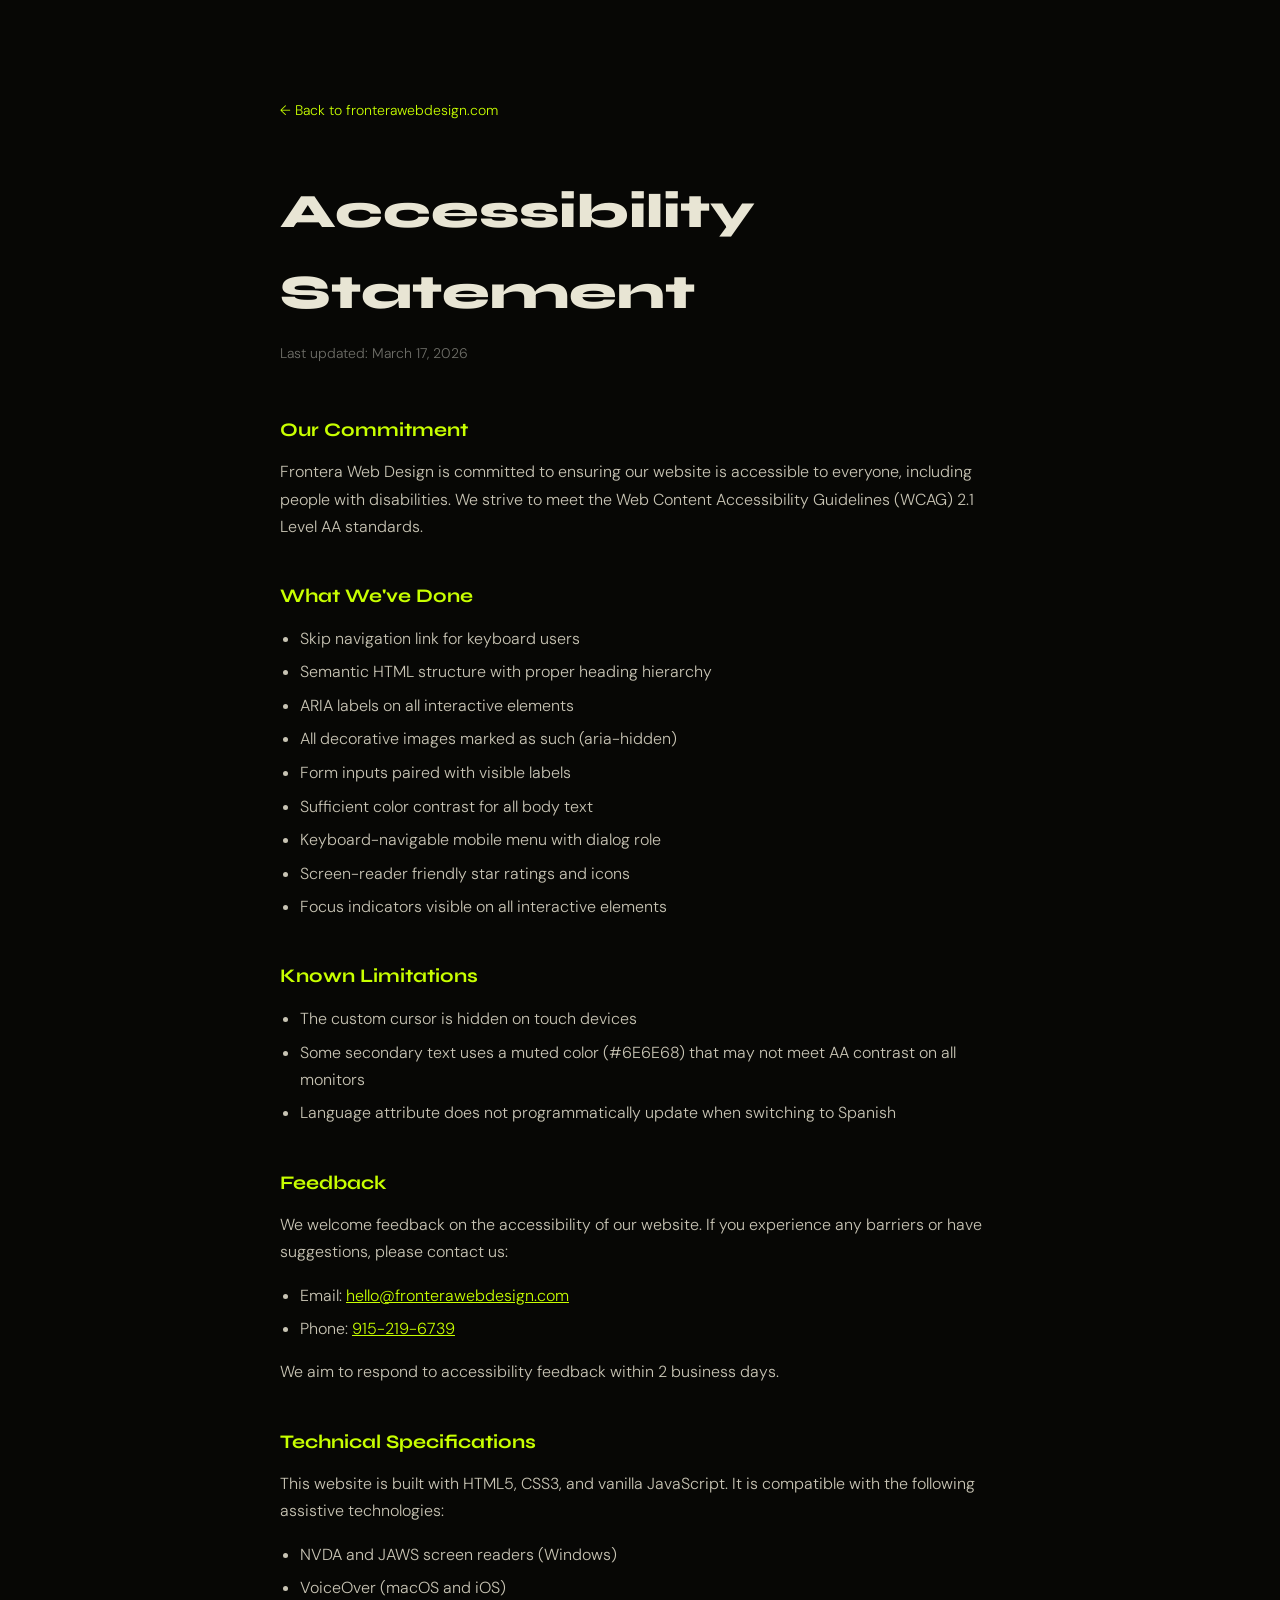
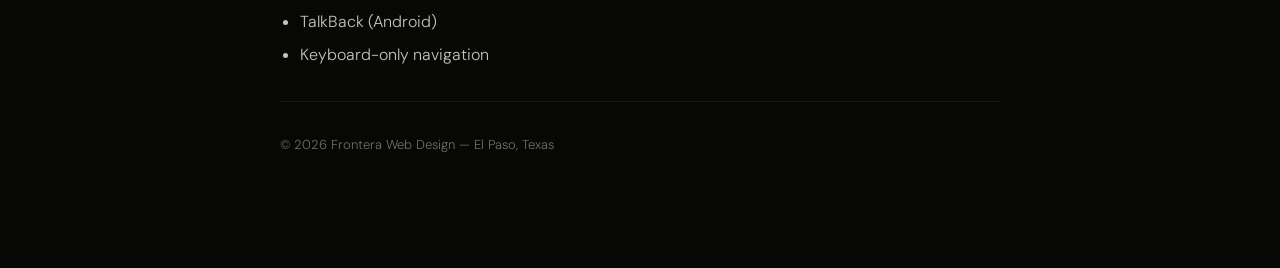
<file: accessibility.html>
<!DOCTYPE html>
<html lang="en">
<head>
<meta charset="UTF-8">
<meta name="viewport" content="width=device-width, initial-scale=1.0">
<title>Accessibility Statement — Frontera Web Design</title>
<meta name="description" content="Accessibility Statement for Frontera Web Design, El Paso TX.">
<meta name="robots" content="noindex, follow">
<link rel="canonical" href="https://fronterawebdesign.com/accessibility.html">
<link rel="icon" type="image/svg+xml" href="/favicon.svg">
<style>
  *{box-sizing:border-box;margin:0;padding:0}
  body{background:#070705;color:#E8E5D4;font-family:'DM Sans',system-ui,sans-serif;font-weight:300;line-height:1.7;padding:2rem 1.5rem}
  .wrap{max-width:720px;margin:0 auto;padding:4rem 0}
  .back{color:#C8FF00;text-decoration:none;font-size:14px;display:inline-flex;align-items:center;gap:.4rem;margin-bottom:3rem}
  .back:hover{text-decoration:underline}
  h1{font-family:'Syne',sans-serif;font-weight:800;font-size:clamp(2rem,5vw,3rem);margin-bottom:.5rem}
  .date{color:#6E6E68;font-size:14px;margin-bottom:3rem}
  h2{font-family:'Syne',sans-serif;font-weight:700;font-size:1.2rem;margin:2.5rem 0 .75rem;color:#C8FF00}
  p{margin-bottom:1rem;color:#c8c4b4}
  a{color:#C8FF00}
  ul{padding-left:1.25rem;margin-bottom:1rem;color:#c8c4b4}
  li{margin-bottom:.4rem}
  hr{border:none;border-top:1px solid #1a1a18;margin:2rem 0}
</style>
<link rel="preconnect" href="https://fonts.googleapis.com">
<link href="https://fonts.googleapis.com/css2?family=Syne:wght@800&family=DM+Sans:wght@300;400&display=swap" rel="stylesheet">
</head>
<body>
<div class="wrap">
  <a class="back" href="/">&#8592; Back to fronterawebdesign.com</a>
  <h1>Accessibility Statement</h1>
  <p class="date">Last updated: March 17, 2026</p>

  <h2>Our Commitment</h2>
  <p>Frontera Web Design is committed to ensuring our website is accessible to everyone, including people with disabilities. We strive to meet the Web Content Accessibility Guidelines (WCAG) 2.1 Level AA standards.</p>

  <h2>What We've Done</h2>
  <ul>
    <li>Skip navigation link for keyboard users</li>
    <li>Semantic HTML structure with proper heading hierarchy</li>
    <li>ARIA labels on all interactive elements</li>
    <li>All decorative images marked as such (aria-hidden)</li>
    <li>Form inputs paired with visible labels</li>
    <li>Sufficient color contrast for all body text</li>
    <li>Keyboard-navigable mobile menu with dialog role</li>
    <li>Screen-reader friendly star ratings and icons</li>
    <li>Focus indicators visible on all interactive elements</li>
  </ul>

  <h2>Known Limitations</h2>
  <ul>
    <li>The custom cursor is hidden on touch devices</li>
    <li>Some secondary text uses a muted color (#6E6E68) that may not meet AA contrast on all monitors</li>
    <li>Language attribute does not programmatically update when switching to Spanish</li>
  </ul>

  <h2>Feedback</h2>
  <p>We welcome feedback on the accessibility of our website. If you experience any barriers or have suggestions, please contact us:</p>
  <ul>
    <li>Email: <a href="mailto:hello@fronterawebdesign.com">hello@fronterawebdesign.com</a></li>
    <li>Phone: <a href="tel:+19152196739">915-219-6739</a></li>
  </ul>
  <p>We aim to respond to accessibility feedback within 2 business days.</p>

  <h2>Technical Specifications</h2>
  <p>This website is built with HTML5, CSS3, and vanilla JavaScript. It is compatible with the following assistive technologies:</p>
  <ul>
    <li>NVDA and JAWS screen readers (Windows)</li>
    <li>VoiceOver (macOS and iOS)</li>
    <li>TalkBack (Android)</li>
    <li>Keyboard-only navigation</li>
  </ul>

  <hr>
  <p style="font-size:13px;color:#6E6E68">&copy; 2026 Frontera Web Design &mdash; El Paso, Texas</p>
</div>
</body>
</html>
</file>
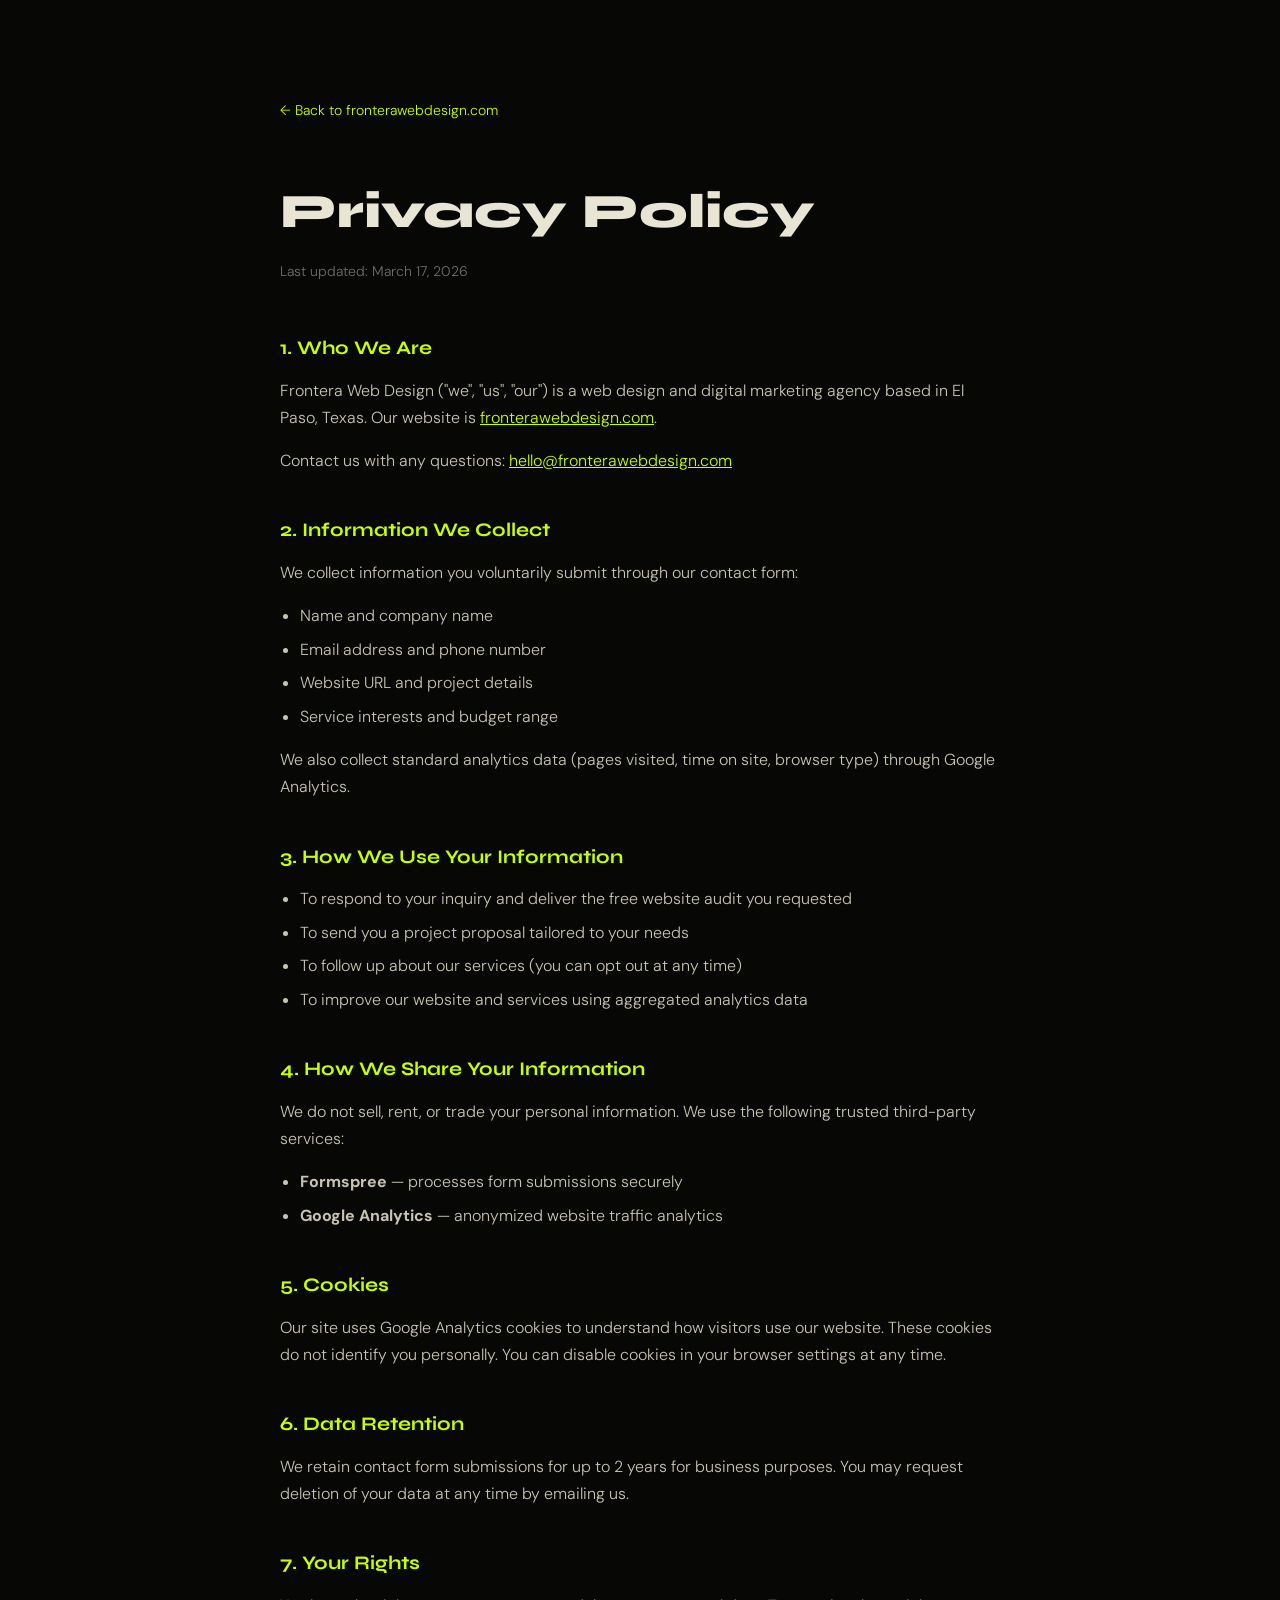
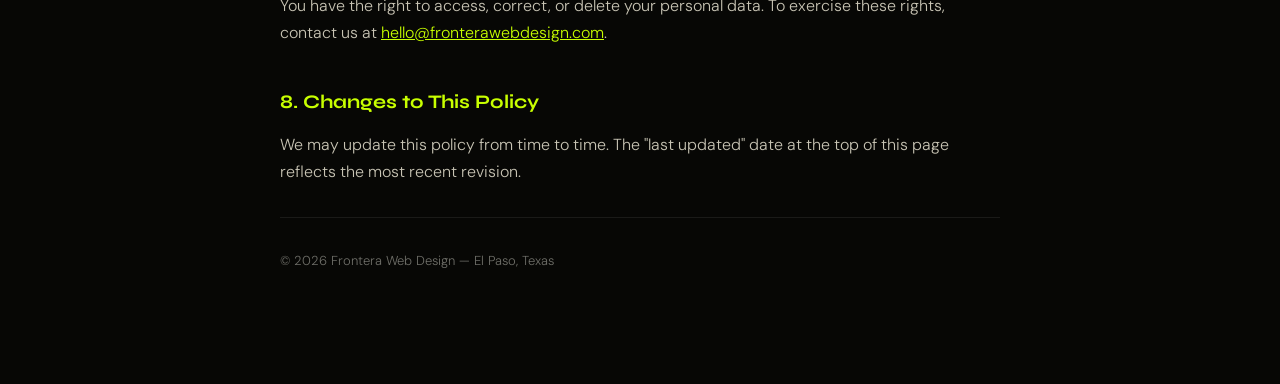
<file: privacy.html>
<!DOCTYPE html>
<html lang="en">
<head>
<meta charset="UTF-8">
<meta name="viewport" content="width=device-width, initial-scale=1.0">
<title>Privacy Policy — Frontera Web Design</title>
<meta name="description" content="Privacy Policy for Frontera Web Design, El Paso TX.">
<meta name="robots" content="noindex, follow">
<link rel="canonical" href="https://fronterawebdesign.com/privacy.html">
<link rel="icon" type="image/svg+xml" href="/favicon.svg">
<style>
  *{box-sizing:border-box;margin:0;padding:0}
  body{background:#070705;color:#E8E5D4;font-family:'DM Sans',system-ui,sans-serif;font-weight:300;line-height:1.7;padding:2rem 1.5rem}
  .wrap{max-width:720px;margin:0 auto;padding:4rem 0}
  .back{color:#C8FF00;text-decoration:none;font-size:14px;display:inline-flex;align-items:center;gap:.4rem;margin-bottom:3rem}
  .back:hover{text-decoration:underline}
  h1{font-family:'Syne',sans-serif;font-weight:800;font-size:clamp(2rem,5vw,3rem);margin-bottom:.5rem}
  .date{color:#6E6E68;font-size:14px;margin-bottom:3rem}
  h2{font-family:'Syne',sans-serif;font-weight:700;font-size:1.2rem;margin:2.5rem 0 .75rem;color:#C8FF00}
  p{margin-bottom:1rem;color:#c8c4b4}
  a{color:#C8FF00}
  ul{padding-left:1.25rem;margin-bottom:1rem;color:#c8c4b4}
  li{margin-bottom:.4rem}
  hr{border:none;border-top:1px solid #1a1a18;margin:2rem 0}
</style>
<link rel="preconnect" href="https://fonts.googleapis.com">
<link href="https://fonts.googleapis.com/css2?family=Syne:wght@800&family=DM+Sans:wght@300;400&display=swap" rel="stylesheet">
</head>
<body>
<div class="wrap">
  <a class="back" href="/">&#8592; Back to fronterawebdesign.com</a>
  <h1>Privacy Policy</h1>
  <p class="date">Last updated: March 17, 2026</p>

  <h2>1. Who We Are</h2>
  <p>Frontera Web Design ("we", "us", "our") is a web design and digital marketing agency based in El Paso, Texas. Our website is <a href="https://fronterawebdesign.com">fronterawebdesign.com</a>.</p>
  <p>Contact us with any questions: <a href="mailto:hello@fronterawebdesign.com">hello@fronterawebdesign.com</a></p>

  <h2>2. Information We Collect</h2>
  <p>We collect information you voluntarily submit through our contact form:</p>
  <ul>
    <li>Name and company name</li>
    <li>Email address and phone number</li>
    <li>Website URL and project details</li>
    <li>Service interests and budget range</li>
  </ul>
  <p>We also collect standard analytics data (pages visited, time on site, browser type) through Google Analytics.</p>

  <h2>3. How We Use Your Information</h2>
  <ul>
    <li>To respond to your inquiry and deliver the free website audit you requested</li>
    <li>To send you a project proposal tailored to your needs</li>
    <li>To follow up about our services (you can opt out at any time)</li>
    <li>To improve our website and services using aggregated analytics data</li>
  </ul>

  <h2>4. How We Share Your Information</h2>
  <p>We do not sell, rent, or trade your personal information. We use the following trusted third-party services:</p>
  <ul>
    <li><strong>Formspree</strong> — processes form submissions securely</li>
    <li><strong>Google Analytics</strong> — anonymized website traffic analytics</li>
  </ul>

  <h2>5. Cookies</h2>
  <p>Our site uses Google Analytics cookies to understand how visitors use our website. These cookies do not identify you personally. You can disable cookies in your browser settings at any time.</p>

  <h2>6. Data Retention</h2>
  <p>We retain contact form submissions for up to 2 years for business purposes. You may request deletion of your data at any time by emailing us.</p>

  <h2>7. Your Rights</h2>
  <p>You have the right to access, correct, or delete your personal data. To exercise these rights, contact us at <a href="mailto:hello@fronterawebdesign.com">hello@fronterawebdesign.com</a>.</p>

  <h2>8. Changes to This Policy</h2>
  <p>We may update this policy from time to time. The "last updated" date at the top of this page reflects the most recent revision.</p>

  <hr>
  <p style="font-size:13px;color:#6E6E68">&copy; 2026 Frontera Web Design &mdash; El Paso, Texas</p>
</div>
</body>
</html>
</file>
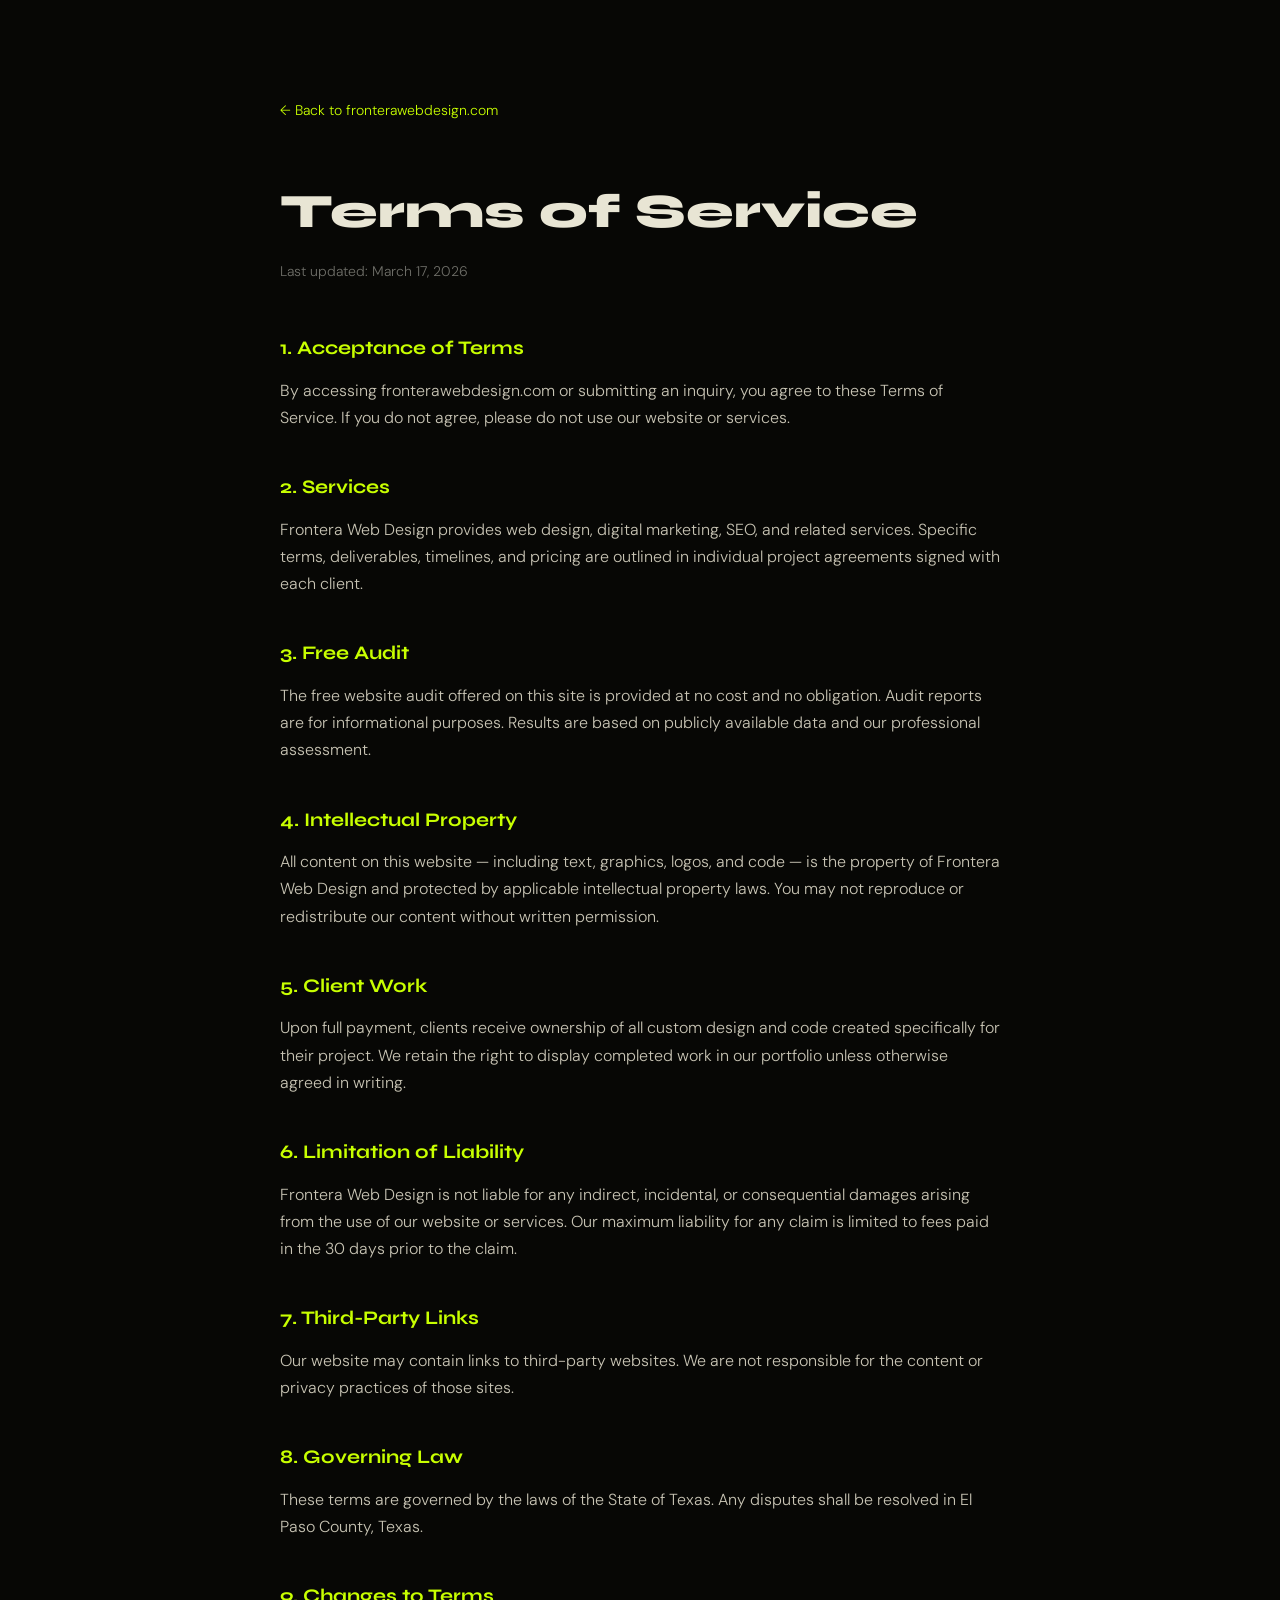
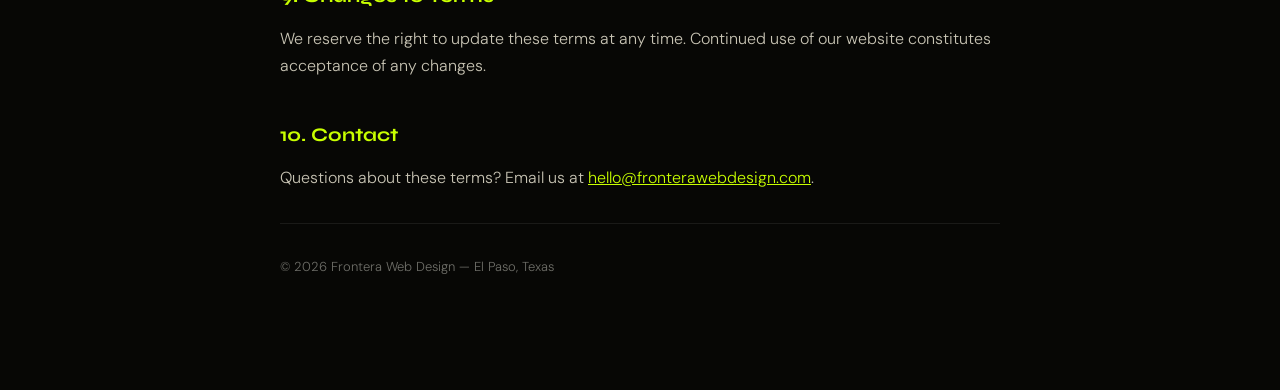
<file: terms.html>
<!DOCTYPE html>
<html lang="en">
<head>
<meta charset="UTF-8">
<meta name="viewport" content="width=device-width, initial-scale=1.0">
<title>Terms of Service — Frontera Web Design</title>
<meta name="description" content="Terms of Service for Frontera Web Design, El Paso TX.">
<meta name="robots" content="noindex, follow">
<link rel="canonical" href="https://fronterawebdesign.com/terms.html">
<link rel="icon" type="image/svg+xml" href="/favicon.svg">
<style>
  *{box-sizing:border-box;margin:0;padding:0}
  body{background:#070705;color:#E8E5D4;font-family:'DM Sans',system-ui,sans-serif;font-weight:300;line-height:1.7;padding:2rem 1.5rem}
  .wrap{max-width:720px;margin:0 auto;padding:4rem 0}
  .back{color:#C8FF00;text-decoration:none;font-size:14px;display:inline-flex;align-items:center;gap:.4rem;margin-bottom:3rem}
  .back:hover{text-decoration:underline}
  h1{font-family:'Syne',sans-serif;font-weight:800;font-size:clamp(2rem,5vw,3rem);margin-bottom:.5rem}
  .date{color:#6E6E68;font-size:14px;margin-bottom:3rem}
  h2{font-family:'Syne',sans-serif;font-weight:700;font-size:1.2rem;margin:2.5rem 0 .75rem;color:#C8FF00}
  p{margin-bottom:1rem;color:#c8c4b4}
  a{color:#C8FF00}
  ul{padding-left:1.25rem;margin-bottom:1rem;color:#c8c4b4}
  li{margin-bottom:.4rem}
  hr{border:none;border-top:1px solid #1a1a18;margin:2rem 0}
</style>
<link rel="preconnect" href="https://fonts.googleapis.com">
<link href="https://fonts.googleapis.com/css2?family=Syne:wght@800&family=DM+Sans:wght@300;400&display=swap" rel="stylesheet">
</head>
<body>
<div class="wrap">
  <a class="back" href="/">&#8592; Back to fronterawebdesign.com</a>
  <h1>Terms of Service</h1>
  <p class="date">Last updated: March 17, 2026</p>

  <h2>1. Acceptance of Terms</h2>
  <p>By accessing fronterawebdesign.com or submitting an inquiry, you agree to these Terms of Service. If you do not agree, please do not use our website or services.</p>

  <h2>2. Services</h2>
  <p>Frontera Web Design provides web design, digital marketing, SEO, and related services. Specific terms, deliverables, timelines, and pricing are outlined in individual project agreements signed with each client.</p>

  <h2>3. Free Audit</h2>
  <p>The free website audit offered on this site is provided at no cost and no obligation. Audit reports are for informational purposes. Results are based on publicly available data and our professional assessment.</p>

  <h2>4. Intellectual Property</h2>
  <p>All content on this website — including text, graphics, logos, and code — is the property of Frontera Web Design and protected by applicable intellectual property laws. You may not reproduce or redistribute our content without written permission.</p>

  <h2>5. Client Work</h2>
  <p>Upon full payment, clients receive ownership of all custom design and code created specifically for their project. We retain the right to display completed work in our portfolio unless otherwise agreed in writing.</p>

  <h2>6. Limitation of Liability</h2>
  <p>Frontera Web Design is not liable for any indirect, incidental, or consequential damages arising from the use of our website or services. Our maximum liability for any claim is limited to fees paid in the 30 days prior to the claim.</p>

  <h2>7. Third-Party Links</h2>
  <p>Our website may contain links to third-party websites. We are not responsible for the content or privacy practices of those sites.</p>

  <h2>8. Governing Law</h2>
  <p>These terms are governed by the laws of the State of Texas. Any disputes shall be resolved in El Paso County, Texas.</p>

  <h2>9. Changes to Terms</h2>
  <p>We reserve the right to update these terms at any time. Continued use of our website constitutes acceptance of any changes.</p>

  <h2>10. Contact</h2>
  <p>Questions about these terms? Email us at <a href="mailto:hello@fronterawebdesign.com">hello@fronterawebdesign.com</a>.</p>

  <hr>
  <p style="font-size:13px;color:#6E6E68">&copy; 2026 Frontera Web Design &mdash; El Paso, Texas</p>
</div>
</body>
</html>
</file>
<file: styles.css>
/* ═══════════════════════════════════════
   FRONTERA STUDIO
   fronterawebdesign.com
   © 2026 Frontera Web Design — El Paso, TX
═══════════════════════════════════════ */

/* ── DESIGN TOKENS ── */
:root {
  --blk:   #070705;
  --blk2:  #0F0F0D;
  --blk3:  #171714;
  --blk4:  #1F1F1C;
  --gray:  #2B2B27;
  --gray2: #3D3D38;
  --gray3: #555550;
  --muted: #6E6E68;
  --muted2:#8E8E87;
  --chalk: #E8E5D4;
  --chalk2:#C4C1AE;
  --chalk3:#A09D8E;
  --lime:  #C8FF00;
  --lime2: #AADE00;
  --lime3: rgba(200,255,0,.1);
  --r8:    8px;
  --r12:   12px;
  --r40:   40px;
  --nav:   72px;
  --ease:  cubic-bezier(.16,1,.3,1);
  --ff-d:  'Syne', sans-serif;
  --ff-b:  'DM Sans', sans-serif;
}

/* ── SKIP NAVIGATION ── */
.skip-link {
  position: absolute; top: -100%; left: 1rem;
  background: var(--lime); color: var(--blk);
  padding: 8px 18px; border-radius: 4px;
  font-family: var(--ff-d); font-weight: 700; font-size: 14px;
  z-index: 10001; transition: top .2s;
  text-decoration: none;
}
.skip-link:focus { top: 1rem; outline: 2px solid var(--blk); outline-offset: 2px; }

/* ── RESET ── */
*, *::before, *::after { box-sizing: border-box; margin: 0; padding: 0; }
html { scroll-behavior: smooth; }
body {
  background: var(--blk);
  color: var(--chalk);
  font-family: var(--ff-b);
  font-size: 16px;
  line-height: 1.6;
  overflow-x: clip;
  cursor: none;
}
body.lang-fade { opacity: 0; transition: opacity .18s ease; }
body            { transition: opacity .18s ease; }
a    { color: inherit; text-decoration: none; cursor: none; }
img  { display: block; max-width: 100%; }
button, select, input, textarea { font-family: var(--ff-b); cursor: none; }
ul   { list-style: none; }
::selection { background: rgba(200,255,0,.22); color: var(--chalk); }
section[id] { scroll-margin-top: var(--nav); }

/* ── KEYFRAMES ── */
@keyframes preBarFill  { from { transform:scaleX(0) } to { transform:scaleX(1) } }
@keyframes preFadeIn   { to   { opacity:1 } }
@keyframes fadeUp      { from { opacity:0; transform:translateY(20px) } to { opacity:1; transform:translateY(0) } }
@keyframes scrollPulse { 0%,100% { opacity:.3 } 50% { opacity:1 } }
@keyframes marquee     { from { transform:translateX(0) } to { transform:translateX(-50%) } }

/* ── PRELOADER ── */
#preloader {
  position: fixed; inset: 0;
  background: var(--blk);
  z-index: 9999;
  display: flex;
  flex-direction: column;
  align-items: center;
  justify-content: center;
  gap: 2rem;
  transition: opacity .5s var(--ease), visibility .5s;
}
#preloader.done { opacity: 0; visibility: hidden; pointer-events: none; }
.pre-logo {
  font-family: var(--ff-d);
  font-size: 28px;
  font-weight: 800;
  letter-spacing: -.03em;
  color: var(--chalk);
  opacity: 0;
  animation: preFadeIn .5s .2s forwards;
}
.pre-logo span { color: var(--lime); }
.pre-bar {
  width: 200px; height: 1px;
  background: var(--gray);
  position: relative;
  overflow: hidden;
}
.pre-fill {
  position: absolute; inset: 0;
  background: var(--lime);
  transform: scaleX(0);
  transform-origin: left;
  animation: preBarFill 1.6s var(--ease) forwards;
}
.pre-pct {
  font-size: 12px;
  color: var(--muted);
  letter-spacing: .1em;
  opacity: 0;
  animation: preFadeIn .4s .3s forwards;
}

/* ── CUSTOM CURSOR (desktop only) ── */
#cur {
  position: fixed;
  width: 8px; height: 8px;
  background: var(--lime);
  border-radius: 50%;
  pointer-events: none;
  z-index: 9990;
  transform: translate(-50%, -50%);
  mix-blend-mode: difference;
  transition: width .3s var(--ease), height .3s var(--ease);
}
#cur-ring {
  position: fixed;
  width: 36px; height: 36px;
  border: 1.5px solid rgba(200,255,0,.4);
  border-radius: 50%;
  pointer-events: none;
  z-index: 9989;
  transform: translate(-50%, -50%);
  transition: width .5s var(--ease), height .5s var(--ease);
}
body:has(a:hover) #cur,
body:has(button:hover) #cur  { width: 4px; height: 4px; }
body:has(a:hover) #cur-ring,
body:has(button:hover) #cur-ring { width: 54px; height: 54px; border-color: rgba(200,255,0,.7); }

/* ── FLOATING BUTTONS ── */
#wa-btn {
  position: fixed; bottom: 5.5rem; right: 1.5rem;
  z-index: 890;
  background: #25D366; color: #fff;
  width: 52px; height: 52px; border-radius: 50%;
  display: flex; align-items: center; justify-content: center;
  box-shadow: 0 4px 20px rgba(37,211,102,.3);
  transition: transform .3s var(--ease), box-shadow .3s;
  border: none;
}
#wa-btn:hover { transform: scale(1.1); box-shadow: 0 8px 28px rgba(37,211,102,.5); }
#top-btn {
  position: fixed; bottom: 1.5rem; right: 1.5rem;
  z-index: 890;
  background: var(--blk4); color: var(--chalk2);
  width: 44px; height: 44px; border-radius: 50%;
  display: flex; align-items: center; justify-content: center;
  font-size: 18px; border: 1px solid var(--gray2);
  transition: all .3s; opacity: 0; pointer-events: none;
}
#top-btn.show   { opacity: 1; pointer-events: auto; }
#top-btn:hover  { background: var(--lime); color: var(--blk); border-color: var(--lime); }

/* ── AUDIT BAR ── */
#audit-bar {
  position: fixed; bottom: 0; left: 0; right: 0;
  z-index: 890;
  background: var(--lime); color: var(--blk);
  padding: .7rem 1.5rem;
  display: flex; align-items: center; justify-content: center; gap: 1rem;
  font-size: 13px; font-weight: 600; font-family: var(--ff-d);
  transform: translateY(100%);
  transition: transform .5s var(--ease);
}
#audit-bar.show { transform: translateY(0); }
.audit-bar-link {
  background: var(--blk); color: var(--lime);
  padding: 5px 16px; border-radius: 30px;
  font-size: 12px; font-weight: 700;
  cursor: none; white-space: nowrap;
}
.audit-bar-link:hover { background: var(--blk3); }
#audit-bar-x {
  background: none; border: none;
  color: var(--blk); font-size: 22px; line-height: 1;
  opacity: .5; cursor: none; flex-shrink: 0;
}
#audit-bar-x:hover { opacity: 1; }

/* ── NAVIGATION ── */
nav#navbar {
  position: fixed; top: 0; left: 0; right: 0;
  height: var(--nav);
  display: flex; align-items: center;
  padding: 0 2.5rem;
  z-index: 1000;
  transition: background .4s, border-color .4s;
  border-bottom: 1px solid transparent;
}
nav#navbar.scrolled {
  background: rgba(7,7,5,.95);
  backdrop-filter: blur(24px);
  -webkit-backdrop-filter: blur(24px);
  border-bottom-color: rgba(200,255,0,.07);
}
.nav-logo {
  font-family: var(--ff-d); font-size: 22px; font-weight: 800;
  letter-spacing: -.03em; color: var(--chalk); flex-shrink: 0;
}
.nav-logo span { color: var(--lime); }
.nav-mid { display: flex; align-items: center; gap: 2.5rem; margin: 0 auto; }
.nav-mid a {
  font-size: 14px; font-weight: 400; color: var(--muted2);
  transition: color .2s; position: relative;
}
.nav-mid a::after {
  content: ''; position: absolute; bottom: -4px; left: 0;
  width: 0; height: 1px; background: var(--lime);
  transition: width .3s var(--ease);
}
.nav-mid a:hover              { color: var(--chalk); }
.nav-mid a:hover::after        { width: 100%; }
.nav-right { display: flex; align-items: center; gap: 1rem; flex-shrink: 0; }
#langBtn {
  font-size: 12px; font-weight: 500; color: var(--muted);
  border: 1px solid var(--gray2); padding: 5px 12px; border-radius: 20px;
  transition: all .2s; background: none; letter-spacing: .04em;
}
#langBtn:hover { border-color: var(--gray3); color: var(--chalk2); }
.nav-cta-btn {
  background: var(--lime); color: var(--blk);
  font-size: 13px; font-weight: 700; font-family: var(--ff-d);
  padding: 10px 22px; border-radius: 30px; border: none;
  transition: all .3s var(--ease);
  display: inline-flex; align-items: center; gap: 6px;
}
.nav-cta-btn:hover { background: var(--lime2); transform: scale(1.04); }

/* ── HAMBURGER ── */
#hamBtn {
  display: none; flex-direction: column; gap: 5px;
  background: none; border: none; padding: 8px; margin-left: auto;
}
#hamBtn span {
  width: 22px; height: 1.5px;
  background: var(--chalk); transition: all .3s; display: block;
}
#hamBtn.open span:nth-child(1) { transform: translateY(6.5px) rotate(45deg); }
#hamBtn.open span:nth-child(2) { opacity: 0; }
#hamBtn.open span:nth-child(3) { transform: translateY(-6.5px) rotate(-45deg); }

/* ── MOBILE MENU ── */
#mob-menu {
  position: fixed; inset: 0;
  background: var(--blk2);
  z-index: 999;
  display: flex; flex-direction: column;
  padding: calc(var(--nav) + 2rem) 2rem 3rem;
  gap: 1rem;
  transform: translateX(100%);
  visibility: hidden;
  transition: transform .4s var(--ease), visibility .4s;
}
#mob-menu.open { transform: translateX(0); visibility: visible; }
.mob-link {
  font-family: var(--ff-d); font-size: 28px; font-weight: 700;
  color: var(--chalk2); letter-spacing: -.02em;
  padding: .5rem 0; border-bottom: 1px solid var(--gray);
  transition: color .2s; display: block;
}
.mob-link:hover { color: var(--lime); }
.mob-cta {
  margin-top: 1.5rem;
  background: var(--lime); color: var(--blk);
  font-family: var(--ff-d); font-size: 18px; font-weight: 700;
  padding: 16px 32px; border-radius: 30px;
  border: none; text-align: center; display: block; width: 100%;
}
.mob-cta:hover { background: var(--lime2); }

/* ── HERO ── */
#hero {
  min-height: 100vh;
  display: flex; flex-direction: column; justify-content: flex-end;
  padding: calc(var(--nav) + 3rem) 2.5rem 5rem;
  position: relative; overflow: hidden;
}
canvas#heroCanvas {
  position: absolute; inset: 0;
  width: 100%; height: 100%;
  opacity: .35; pointer-events: none;
}
#hero::before {
  content: '';
  position: absolute; inset: 0;
  background-image:
    linear-gradient(rgba(200,255,0,.025) 1px, transparent 1px),
    linear-gradient(90deg, rgba(200,255,0,.025) 1px, transparent 1px);
  background-size: 72px 72px;
  pointer-events: none; z-index: 0;
}
#hero::after {
  content: '';
  position: absolute; bottom: 0; left: 0; right: 0; height: 30%;
  background: linear-gradient(to bottom, transparent, var(--blk));
  pointer-events: none; z-index: 0;
}
.hero-eyebrow {
  display: flex; align-items: center; gap: 12px;
  margin-bottom: 2rem;
  position: relative; z-index: 1;
  opacity: 0; animation: fadeUp .8s .4s var(--ease) forwards;
}
.hero-badge {
  background: rgba(200,255,0,.1); border: 1px solid rgba(200,255,0,.25);
  color: var(--lime); font-size: 11px; font-weight: 600;
  letter-spacing: .12em; text-transform: uppercase;
  padding: 5px 14px; border-radius: 20px;
}
.hero-loc { font-size: 13px; color: var(--muted2); }
.hero-h1 {
  font-family: var(--ff-d);
  font-size: clamp(52px, 9.5vw, 136px);
  font-weight: 800; line-height: .91; letter-spacing: -.04em;
  color: var(--chalk); margin-bottom: 2rem;
  position: relative; z-index: 1;
  opacity: 0; animation: fadeUp 1s .6s var(--ease) forwards;
}
.hero-h1 .line        { display: block; }
.hero-h1 .lime        { color: var(--lime); }
.hero-h1 .outline-lime { -webkit-text-stroke: 1.5px var(--lime); color: transparent; }
.hero-bot {
  display: grid; grid-template-columns: 1fr auto;
  gap: 3rem; align-items: flex-end;
  position: relative; z-index: 1;
  opacity: 0; animation: fadeUp .9s .85s var(--ease) forwards;
}
.hero-sub {
  font-size: clamp(15px, 1.5vw, 18px);
  font-weight: 300; color: var(--chalk2);
  max-width: 45ch; line-height: 1.6;
}
.hero-sub strong { color: var(--chalk); font-weight: 500; }
.hero-actions  { display: flex; gap: 1rem; align-items: center; }
.hero-stats    { display: flex; gap: 1rem; margin-top: 2.5rem; flex-wrap: wrap; }
.hero-stat     {
  background: var(--blk3); border: 1px solid var(--gray);
  border-radius: var(--r8); padding: .75rem 1.25rem;
  display: flex; flex-direction: column;
}
.hero-stat-num {
  font-family: var(--ff-d); font-size: 22px; font-weight: 800;
  color: var(--lime); letter-spacing: -.03em; line-height: 1;
}
.hero-stat-lbl { font-size: 11px; color: var(--muted2); margin-top: 2px; white-space: nowrap; }
.scroll-cue {
  position: absolute; bottom: 2.5rem; left: 50%;
  transform: translateX(-50%);
  display: flex; flex-direction: column; align-items: center; gap: 10px;
  z-index: 1;
  opacity: 0; animation: preFadeIn 1s 1.8s forwards;
}
.scroll-line {
  width: 1px; height: 56px;
  background: linear-gradient(to bottom, transparent, var(--lime));
  animation: scrollPulse 2s ease-in-out infinite;
}
.scroll-lbl { font-size: 10px; letter-spacing: .14em; color: var(--muted); text-transform: uppercase; }

/* ── BUTTONS ── */
.btn-p {
  background: var(--lime); color: var(--blk);
  font-size: 15px; font-weight: 700; font-family: var(--ff-d);
  padding: 16px 32px; border-radius: var(--r40); border: none;
  display: inline-flex; align-items: center; gap: 8px;
  transition: all .3s var(--ease); white-space: nowrap; cursor: none;
}
.btn-p:hover { background: var(--lime2); transform: translateY(-2px) scale(1.02); }
.btn-p .arr  { transition: transform .3s var(--ease); }
.btn-p:hover .arr { transform: translateX(4px); }
.btn-g {
  background: transparent; color: var(--chalk2);
  font-size: 14px; font-weight: 400; font-family: var(--ff-b);
  padding: 16px 28px; border-radius: var(--r40);
  border: 1px solid var(--gray2);
  transition: all .3s var(--ease);
  display: inline-flex; align-items: center; gap: 8px;
  white-space: nowrap; cursor: none;
}
.btn-g:hover { border-color: var(--chalk2); color: var(--chalk); }

/* ── MARQUEE ── */
.trust-strip {
  padding: 2rem 2.5rem;
  border-top: 1px solid var(--gray);
  border-bottom: 1px solid var(--gray);
  display: flex; align-items: center; gap: 2.5rem; overflow: hidden;
}
.trust-lbl { font-size: 11px; letter-spacing: .12em; color: var(--muted); text-transform: uppercase; white-space: nowrap; flex-shrink: 0; }
.marquee-wrap {
  overflow: hidden; flex: 1;
  mask-image: linear-gradient(90deg, transparent, black 8%, black 92%, transparent);
  -webkit-mask-image: linear-gradient(90deg, transparent, black 8%, black 92%, transparent);
}
.marquee-track {
  display: flex; gap: 3.5rem; align-items: center;
  animation: marquee 30s linear infinite;
  white-space: nowrap; will-change: transform;
}
.marquee-item { font-family: var(--ff-d); font-size: 14px; font-weight: 700; color: var(--gray3); white-space: nowrap; }
.marquee-item:hover { color: var(--chalk2); }
.marquee-sep  {
  display: inline-flex; align-items: center; justify-content: center;
  width: 14px; flex-shrink: 0;
}
.marquee-sep::before {
  content: '';
  display: inline-block; width: 3px; height: 3px;
  background: var(--gray2); border-radius: 50%;
}

/* ── UTILITY ── */
.section       { padding: 7rem 2.5rem; }
.section-inner { max-width: 1360px; margin: 0 auto; }
.kicker {
  display: flex; align-items: center; gap: 10px;
  font-size: 11px; font-weight: 600; letter-spacing: .14em;
  color: var(--lime); text-transform: uppercase; margin-bottom: 1.25rem;
}
.kicker::before { content: ''; width: 28px; height: 1px; background: var(--lime); flex-shrink: 0; }
.s-title {
  font-family: var(--ff-d); font-size: clamp(36px, 5.5vw, 68px);
  font-weight: 800; line-height: .93; letter-spacing: -.04em; color: var(--chalk);
}
.s-title .lime { color: var(--lime); }
.s-desc { font-size: 17px; font-weight: 300; color: var(--muted2); line-height: 1.65; max-width: 44ch; }
.reveal { opacity: 0; transform: translateY(28px); transition: opacity .7s var(--ease), transform .7s var(--ease); }
.reveal.vis { opacity: 1; transform: none; }
.d1{transition-delay:.08s}.d2{transition-delay:.16s}.d3{transition-delay:.24s}
.d4{transition-delay:.32s}.d5{transition-delay:.40s}
.tag-lime {
  display: inline-flex; align-items: center; font-size: 11px; font-weight: 600;
  letter-spacing: .06em; text-transform: uppercase; padding: 4px 12px; border-radius: 20px;
  background: rgba(200,255,0,.1); color: var(--lime); border: 1px solid rgba(200,255,0,.25);
}

/* ── STATS BAND ── */
.stats-band { display: grid; grid-template-columns: repeat(4,1fr); gap: 1px; background: var(--gray); }
.stat-cell { background: var(--blk2); padding: 3.5rem 2.5rem; position: relative; overflow: hidden; transition: background .3s; }
.stat-cell::after {
  content: ''; position: absolute; bottom: 0; left: 0; right: 0; height: 2px;
  background: var(--lime); transform: scaleX(0); transform-origin: left;
  transition: transform .6s var(--ease);
}
.stat-cell:hover             { background: var(--blk3); }
.stat-cell:hover::after      { transform: scaleX(1); }
.stat-num   { font-family: var(--ff-d); font-size: clamp(44px,5vw,72px); font-weight: 800; letter-spacing: -.04em; color: var(--chalk); line-height: 1; }
.stat-num .u { color: var(--lime); }
.stat-label { font-size: 14px; color: var(--muted); margin-top: .5rem; line-height: 1.4; max-width: 22ch; font-weight: 300; }

/* ── SERVICES ── */
.svc-header { display: flex; justify-content: space-between; align-items: flex-end; margin-bottom: 4rem; gap: 2rem; flex-wrap: wrap; }
.svc-grid   { display: grid; grid-template-columns: repeat(3,1fr); gap: 1px; background: var(--gray); }
.svc-card   { background: var(--blk); padding: 2.5rem; display: flex; flex-direction: column; gap: 1.5rem; position: relative; overflow: hidden; transition: background .3s; }
.svc-card::before { content: ''; position: absolute; inset: 0; background: var(--lime3); opacity: 0; transition: opacity .4s; pointer-events: none; }
.svc-card:hover { background: var(--blk2); }
.svc-card:hover::before { opacity: 1; }
.svc-num    { font-family: var(--ff-d); font-size: 11px; font-weight: 700; color: var(--lime); letter-spacing: .1em; }
.svc-icon   { width: 48px; height: 48px; border-radius: var(--r8); border: 1px solid var(--gray); display: grid; place-items: center; transition: border-color .3s, transform .3s var(--ease); }
.svc-card:hover .svc-icon { border-color: var(--lime); transform: scale(1.08); }
.svc-name   { font-family: var(--ff-d); font-size: 22px; font-weight: 700; color: var(--chalk); letter-spacing: -.02em; line-height: 1.1; }
.svc-desc   { font-size: 14px; color: var(--muted2); line-height: 1.7; flex: 1; }
.svc-features { display: flex; flex-wrap: wrap; gap: 6px; }
.svc-feat   { font-size: 11px; font-weight: 500; color: var(--muted); border: 1px solid var(--gray); padding: 3px 10px; border-radius: 20px; transition: all .2s; }
.svc-card:hover .svc-feat { border-color: var(--gray2); color: var(--chalk2); }
.svc-result { font-size: 13px; color: var(--muted2); padding-top: 1rem; border-top: 1px solid var(--gray); }
.svc-result strong { color: var(--lime); font-weight: 600; }
.svc-arrow  { width: 38px; height: 38px; border-radius: 50%; border: 1px solid var(--gray); display: grid; place-items: center; font-size: 16px; transition: all .3s var(--ease); align-self: flex-start; margin-top: .5rem; }
.svc-card:hover .svc-arrow { background: var(--lime); border-color: var(--lime); color: var(--blk); transform: rotate(45deg); }

/* ── WHY US ── */
.why-section  { background: var(--blk2); border-top: 1px solid var(--gray); border-bottom: 1px solid var(--gray); }
.why-grid     { display: grid; grid-template-columns: 5fr 7fr; gap: 6rem; align-items: start; }
.why-sticky   { position: sticky; top: calc(var(--nav) + 2rem); }
.why-perks    { display: flex; flex-direction: column; gap: 1px; background: var(--gray); margin-top: 2rem; }
.perk         { background: var(--blk2); padding: 1.5rem 2rem; display: flex; gap: 1.5rem; align-items: flex-start; position: relative; transition: background .3s; }
.perk::before { content: ''; position: absolute; left: 0; top: 0; bottom: 0; width: 3px; background: var(--lime); transform: scaleY(0); transform-origin: top; transition: transform .4s var(--ease); }
.perk:hover   { background: var(--blk3); }
.perk:hover::before { transform: scaleY(1); }
.perk-num     { font-family: var(--ff-d); font-size: 11px; font-weight: 700; color: var(--lime); min-width: 26px; padding-top: 3px; }
.perk-title   { font-family: var(--ff-d); font-size: 16px; font-weight: 700; color: var(--chalk); margin-bottom: 4px; }
.perk-text    { font-size: 14px; color: var(--muted2); line-height: 1.65; }
.why-cards    { display: grid; grid-template-columns: 1fr 1fr; gap: 1rem; }
.why-card     { border: 1px solid var(--gray); border-radius: var(--r12); padding: 1.75rem; background: var(--blk); transition: all .3s var(--ease); }
.why-card:hover { border-color: rgba(200,255,0,.3); transform: translateY(-3px); }
.why-card-ico    { margin-bottom: 1rem; height: 32px; display: flex; align-items: center; }
.why-card-title  { font-family: var(--ff-d); font-size: 17px; font-weight: 700; color: var(--chalk); margin-bottom: .5rem; }
.why-card-text   { font-size: 13px; color: var(--muted2); line-height: 1.6; }
.why-card-metric { font-family: var(--ff-d); font-size: 30px; font-weight: 800; color: var(--lime); letter-spacing: -.03em; margin-top: .75rem; }
.why-card-metric small { font-size: 13px; color: var(--muted2); font-family: var(--ff-b); font-weight: 300; }

/* ── CASE STUDIES ── */
.cases-grid    { display: grid; grid-template-columns: 1.2fr 1fr; gap: 1.5rem; margin-top: 4rem; }
.case-main     { grid-row: span 2; }
.case-card     { background: var(--blk2); border: 1px solid var(--gray); border-radius: var(--r12); overflow: hidden; display: flex; flex-direction: column; transition: all .35s var(--ease); }
.case-card:hover { border-color: rgba(200,255,0,.3); transform: translateY(-4px); }
.case-thumb    { background: var(--blk3); overflow: hidden; position: relative; flex-shrink: 0; }
.case-main .case-thumb  { height: 320px; }
.case-small .case-thumb { height: 180px; }
.case-thumb-inner { width: 100%; height: 100%; display: flex; align-items: center; justify-content: center; transition: transform .6s var(--ease); }
.case-card:hover .case-thumb-inner { transform: scale(1.04); }
.browser       { width: 82%; background: var(--blk); border-radius: 8px; border: 1px solid var(--gray2); overflow: hidden; box-shadow: 0 16px 48px rgba(0,0,0,.5); }
.browser-bar   { height: 30px; background: var(--blk3); display: flex; align-items: center; padding: 0 12px; gap: 6px; border-bottom: 1px solid var(--gray); }
.bdot          { width: 9px; height: 9px; border-radius: 50%; flex-shrink: 0; }
.browser-url   { flex: 1; height: 16px; background: var(--gray); border-radius: 3px; margin: 0 10px; }
.browser-content { padding: 14px; display: flex; flex-direction: column; gap: 8px; }
.bc-hero       { border-radius: 5px; display: flex; align-items: center; justify-content: center; padding: 16px; }
.bc-row        { height: 8px; border-radius: 3px; background: var(--gray); }
.bc-row.s      { width: 60%; }
.bc-grid       { display: grid; grid-template-columns: 1fr 1fr; gap: 6px; margin-top: 4px; }
.bc-block      { height: 40px; border-radius: 4px; background: var(--blk3); }
.case-tag-wrap { position: absolute; top: 1rem; left: 1rem; display: flex; gap: 6px; flex-wrap: wrap; }
.case-body     { padding: 2rem; display: flex; flex-direction: column; gap: 1rem; flex: 1; }
.case-name     { font-family: var(--ff-d); font-size: 20px; font-weight: 700; color: var(--chalk); letter-spacing: -.02em; line-height: 1.1; }
.case-text     { font-size: 14px; color: var(--muted2); line-height: 1.6; }
.case-kpis     { display: flex; gap: 1.5rem; padding-top: 1.25rem; border-top: 1px solid var(--gray); margin-top: auto; flex-wrap: wrap; }
.kpi-val       { font-family: var(--ff-d); font-size: 26px; font-weight: 800; color: var(--lime); letter-spacing: -.03em; line-height: 1; }
.kpi-lbl       { font-size: 11px; color: var(--muted); margin-top: 2px; }

/* ── PROCESS ── */
.process-section { background: var(--blk2); border-top: 1px solid var(--gray); }
.process-grid    { display: grid; grid-template-columns: repeat(6,1fr); gap: 1px; background: var(--gray); margin-top: 4rem; }
.proc-step       { background: var(--blk2); padding: 2rem 1.5rem; display: flex; flex-direction: column; gap: .75rem; position: relative; transition: background .3s; overflow: hidden; }
.proc-step::after { content: ''; position: absolute; top: 0; left: 0; right: 0; height: 2px; background: var(--lime); transform: scaleX(0); transform-origin: left; transition: transform .5s var(--ease); }
.proc-step:hover  { background: var(--blk3); }
.proc-step:hover::after { transform: scaleX(1); }
.proc-n     { font-family: var(--ff-d); font-size: 48px; font-weight: 800; color: rgba(200,255,0,.1); letter-spacing: -.04em; line-height: 1; transition: color .3s; }
.proc-step:hover .proc-n { color: rgba(200,255,0,.3); }
.proc-title { font-family: var(--ff-d); font-size: 14px; font-weight: 700; color: var(--chalk); }
.proc-desc  { font-size: 12px; color: var(--muted2); line-height: 1.6; }
.proc-dur   { font-size: 11px; font-weight: 600; color: var(--lime); letter-spacing: .06em; margin-top: auto; padding-top: .75rem; border-top: 1px solid var(--gray); }

/* ── PRICING ── */
.pricing-toggle { display: flex; align-items: center; justify-content: center; gap: 1rem; margin: 2.5rem auto 0; flex-wrap: wrap; }
.tog-lbl        { font-size: 14px; color: var(--muted2); transition: color .2s; }
.tog-lbl.active { color: var(--chalk); font-weight: 500; }
.toggle-wrap    { position: relative; width: 48px; height: 26px; background: var(--gray); border-radius: 13px; cursor: none; transition: background .3s; flex-shrink: 0; }
.toggle-wrap.on { background: var(--lime); }
.toggle-knob    { position: absolute; top: 3px; left: 3px; width: 20px; height: 20px; border-radius: 50%; background: var(--chalk); transition: transform .3s var(--ease), background .3s; pointer-events: none; }
.toggle-wrap.on .toggle-knob { transform: translateX(22px); background: var(--blk); }
.price-save     { font-size: 11px; font-weight: 600; color: var(--lime); background: rgba(200,255,0,.1); border: 1px solid rgba(200,255,0,.25); padding: 2px 8px; border-radius: 10px; }
.pricing-grid   { display: grid; grid-template-columns: repeat(3,1fr); gap: 1.5rem; margin-top: 3.5rem; }
.price-card     { background: var(--blk2); border: 1px solid var(--gray); border-radius: var(--r12); padding: 2.5rem; display: flex; flex-direction: column; gap: 1.5rem; position: relative; transition: all .3s var(--ease); }
.price-card:hover { transform: translateY(-4px); }
.price-card.featured { border-color: var(--lime); background: var(--blk3); }
.price-pop      { position: absolute; top: -14px; left: 50%; transform: translateX(-50%); background: var(--lime); color: var(--blk); font-size: 11px; font-weight: 700; font-family: var(--ff-d); padding: 4px 16px; border-radius: 20px; white-space: nowrap; }
.price-tier     { font-size: 11px; font-weight: 700; letter-spacing: .1em; text-transform: uppercase; color: var(--muted2); }
.price-name     { font-family: var(--ff-d); font-size: 26px; font-weight: 800; color: var(--chalk); letter-spacing: -.03em; margin-top: .25rem; }
.price-val      { font-family: var(--ff-d); font-size: clamp(36px,4vw,52px); font-weight: 800; letter-spacing: -.04em; color: var(--chalk); line-height: 1; margin-top: .5rem; }
.price-val .p-cur { font-size: 22px; vertical-align: top; margin-top: 8px; display: inline-block; color: var(--muted2); }
.price-val .p-per { font-size: 14px; font-family: var(--ff-b); font-weight: 300; color: var(--muted2); margin-left: 4px; }
.price-desc     { font-size: 14px; color: var(--muted2); line-height: 1.6; padding-bottom: 1.5rem; border-bottom: 1px solid var(--gray); }
.price-features { display: flex; flex-direction: column; gap: .75rem; flex: 1; }
.price-feat     { display: flex; align-items: flex-start; gap: 10px; font-size: 14px; color: var(--chalk2); }
.price-feat::before {
  content: '';
  display: inline-block; width: 14px; height: 14px; min-width: 14px;
  background-image: url("data:image/svg+xml,%3Csvg xmlns='http://www.w3.org/2000/svg' width='14' height='14' viewBox='0 0 14 14' fill='none'%3E%3Cpath d='M1.5 7l3.5 4L12.5 3' stroke='%23C8FF00' stroke-width='2' stroke-linecap='round' stroke-linejoin='round'/%3E%3C/svg%3E");
  background-repeat: no-repeat; background-position: center;
  flex-shrink: 0; margin-top: 2px;
}
.price-feat.no  { color: var(--muted); text-decoration: line-through; }
.price-feat.no::before {
  background-image: url("data:image/svg+xml,%3Csvg xmlns='http://www.w3.org/2000/svg' width='14' height='14' viewBox='0 0 14 14' fill='none'%3E%3Cpath d='M3 7h8' stroke='%236E6E68' stroke-width='2' stroke-linecap='round'/%3E%3C/svg%3E");
}
.price-btn      { width: 100%; padding: 14px; font-family: var(--ff-d); font-size: 15px; font-weight: 700; border-radius: var(--r40); border: 1px solid var(--lime); background: transparent; color: var(--lime); transition: all .3s var(--ease); margin-top: .5rem; cursor: none; }
.price-btn:hover,
.price-card.featured .price-btn { background: var(--lime); color: var(--blk); }
.price-note     { font-size: 11px; color: var(--muted); text-align: center; }

/* ── TESTIMONIALS ── */
.testi-header   { display: flex; justify-content: space-between; align-items: flex-end; gap: 2rem; margin-bottom: 4rem; flex-wrap: wrap; }
.testi-rating   { display: flex; flex-direction: column; align-items: flex-end; gap: .25rem; }
.star-row       { display: flex; gap: 3px; }
.star           {
  display: inline-block; width: 15px; height: 15px; flex-shrink: 0;
  background-color: var(--lime);
  -webkit-mask-image: url("data:image/svg+xml,%3Csvg xmlns='http://www.w3.org/2000/svg' viewBox='0 0 24 24'%3E%3Cpath d='M12 17.27L18.18 21l-1.64-7.03L22 9.24l-7.19-.61L12 2 9.19 8.63 2 9.24l5.46 4.73L5.82 21z'/%3E%3C/svg%3E");
  mask-image: url("data:image/svg+xml,%3Csvg xmlns='http://www.w3.org/2000/svg' viewBox='0 0 24 24'%3E%3Cpath d='M12 17.27L18.18 21l-1.64-7.03L22 9.24l-7.19-.61L12 2 9.19 8.63 2 9.24l5.46 4.73L5.82 21z'/%3E%3C/svg%3E");
  -webkit-mask-size: contain; mask-size: contain;
  -webkit-mask-repeat: no-repeat; mask-repeat: no-repeat;
  -webkit-mask-position: center; mask-position: center;
  vertical-align: middle;
}
.testi-total    { font-size: 13px; color: var(--muted2); }
.testi-grid     { display: grid; grid-template-columns: repeat(3,1fr); gap: 1.5rem; }
.testi-card     { background: var(--blk2); border: 1px solid var(--gray); border-radius: var(--r12); padding: 2rem; display: flex; flex-direction: column; gap: 1.5rem; transition: all .3s var(--ease); }
.testi-card:hover { border-color: rgba(200,255,0,.2); transform: translateY(-3px); }
.testi-text     { font-size: 15px; color: var(--chalk2); line-height: 1.7; font-style: italic; font-weight: 300; flex: 1; }
.testi-result   { background: rgba(200,255,0,.06); border: 1px solid rgba(200,255,0,.15); border-radius: var(--r8); padding: .75rem 1rem; font-size: 13px; color: var(--lime); font-weight: 500; }
.testi-result strong { font-family: var(--ff-d); font-size: 18px; font-weight: 800; display: block; margin-bottom: 2px; }
.testi-author   { display: flex; align-items: center; gap: 12px; padding-top: 1.25rem; border-top: 1px solid var(--gray); }
.author-av      { width: 46px; height: 46px; border-radius: 50%; display: grid; place-items: center; font-family: var(--ff-d); font-size: 14px; font-weight: 800; flex-shrink: 0; }
.author-name    { font-family: var(--ff-d); font-size: 15px; font-weight: 700; color: var(--chalk); }
.author-role    { font-size: 12px; color: var(--muted2); }

/* ── FAQ ── */
.faq-section    { background: var(--blk2); border-top: 1px solid var(--gray); }
.faq-layout     { display: grid; grid-template-columns: 5fr 7fr; gap: 5rem; align-items: start; }
.faq-sticky     { position: sticky; top: calc(var(--nav) + 2rem); }
.faq-contact    { margin-top: 1.75rem; display: flex; flex-direction: column; gap: .75rem; }
.faq-ci         { font-size: 14px; color: var(--chalk2); display: flex; align-items: center; gap: .75rem; }
.faq-ci a       { color: var(--lime); transition: opacity .2s; }
.faq-ci a:hover { opacity: .7; }
.faq-list       { display: flex; flex-direction: column; gap: 1px; background: var(--gray); }
.faq-item       { background: var(--blk2); }
.faq-q          { width: 100%; background: none; border: none; display: flex; justify-content: space-between; align-items: center; padding: 1.5rem 2rem; text-align: left; gap: 1rem; transition: background .2s; cursor: none; }
.faq-q:hover    { background: var(--blk3); }
.faq-q-text     { font-family: var(--ff-d); font-size: 17px; font-weight: 600; color: var(--chalk); letter-spacing: -.01em; line-height: 1.3; text-align: left; }
.faq-ico        { width: 28px; height: 28px; border-radius: 50%; border: 1px solid var(--gray2); display: grid; place-items: center; font-size: 18px; color: var(--lime); flex-shrink: 0; transition: all .3s var(--ease); }
.faq-item.open .faq-ico { background: var(--lime); border-color: var(--lime); color: var(--blk); transform: rotate(45deg); }
.faq-a          { max-height: 0; overflow: hidden; transition: max-height .5s var(--ease); }
.faq-item.open .faq-a { max-height: 500px; }
.faq-a-inner    { padding: 0 2rem 1.5rem; font-size: 15px; color: var(--muted2); line-height: 1.75; }
.faq-a-inner strong { color: var(--chalk2); font-weight: 500; }
.faq-a-inner a  { color: var(--lime); text-decoration: underline; text-underline-offset: 3px; }

/* ── BLOG ── */
.blog-grid      { display: grid; grid-template-columns: repeat(3,1fr); gap: 1.5rem; margin-top: 4rem; }
.blog-card      { background: var(--blk2); border: 1px solid var(--gray); border-radius: var(--r12); overflow: hidden; display: flex; flex-direction: column; transition: all .35s var(--ease); }
.blog-card:hover { border-color: rgba(200,255,0,.25); transform: translateY(-4px); }
.blog-thumb     { height: 180px; display: flex; align-items: center; justify-content: center; flex-shrink: 0; }
.blog-meta      { display: flex; align-items: center; justify-content: space-between; padding: .75rem 1.5rem; border-bottom: 1px solid var(--gray); }
.blog-cat       { font-size: 11px; font-weight: 600; letter-spacing: .08em; color: var(--lime); text-transform: uppercase; }
.blog-date      { font-size: 11px; color: var(--muted); }
.blog-body      { padding: 1.5rem; display: flex; flex-direction: column; gap: .75rem; flex: 1; }
.blog-title     { font-family: var(--ff-d); font-size: 18px; font-weight: 700; color: var(--chalk); letter-spacing: -.02em; line-height: 1.2; transition: color .2s; }
.blog-card:hover .blog-title { color: var(--lime); }
.blog-excerpt   { font-size: 13px; color: var(--muted2); line-height: 1.65; flex: 1; }
.blog-read      { font-size: 13px; font-weight: 600; color: var(--lime); display: flex; align-items: center; gap: 6px; margin-top: .5rem; transition: gap .2s; }
.blog-card:hover .blog-read { gap: 10px; }
.blog-rtime     { font-size: 11px; color: var(--muted); margin-left: auto; }

/* ── AWARDS ── */
.awards-strip   { background: var(--blk3); border-top: 1px solid var(--gray); border-bottom: 1px solid var(--gray); padding: 2.5rem; }
.awards-inner   { max-width: 1360px; margin: 0 auto; display: flex; align-items: center; justify-content: space-between; gap: 1.5rem; flex-wrap: wrap; }
.award-item     { display: flex; align-items: center; gap: .75rem; }
.award-ico      { font-family: var(--ff-d); font-size: 11px; font-weight: 800; color: var(--lime); min-width: 28px; }
.award-title    { font-family: var(--ff-d); font-size: 13px; font-weight: 700; color: var(--chalk2); }
.award-sub      { font-size: 11px; color: var(--muted); }
.award-div      { width: 1px; height: 40px; background: var(--gray); }

/* ── LOCAL SEO ── */
.local-section  { background: var(--blk2); border-top: 1px solid var(--gray); }
.local-inner    { text-align: center; }
.local-title    { font-family: var(--ff-d); font-size: clamp(26px,4vw,48px); font-weight: 800; letter-spacing: -.04em; color: var(--chalk); margin: .75rem 0 1.25rem; line-height: 1.05; }
.local-sub      { font-size: 16px; color: var(--muted2); max-width: 60ch; margin: 0 auto 2.5rem; line-height: 1.65; }
.areas-wrap     { display: flex; flex-wrap: wrap; gap: 8px; justify-content: center; margin-bottom: 3.5rem; }
.area-pill      { font-size: 13px; font-weight: 500; color: var(--chalk2); border: 1px solid var(--gray2); padding: 6px 18px; border-radius: 30px; transition: all .25s; background: none; cursor: none; }
.area-pill:hover { border-color: var(--lime); color: var(--lime); background: rgba(200,255,0,.05); }
.local-svc-grid { display: grid; grid-template-columns: repeat(4,1fr); gap: 1px; background: var(--gray); border-radius: var(--r12); overflow: hidden; }
.local-svc      { background: var(--blk2); padding: 1.75rem; transition: background .3s; }
.local-svc:hover { background: var(--blk3); }
.local-svc-ttl  { font-family: var(--ff-d); font-size: 14px; font-weight: 700; color: var(--chalk); margin-bottom: 5px; }
.local-svc-desc { font-size: 12px; color: var(--muted2); line-height: 1.55; }

/* ── CTA SECTION ── */
.cta-section    { padding: 9rem 2.5rem; text-align: center; position: relative; overflow: hidden; }
.cta-section::before { content: ''; position: absolute; top: 50%; left: 50%; transform: translate(-50%,-50%); width: 800px; height: 800px; border-radius: 50%; background: radial-gradient(circle, rgba(200,255,0,.04) 0%, transparent 70%); pointer-events: none; }
.cta-kicker     { display: flex; align-items: center; justify-content: center; gap: 10px; font-size: 11px; font-weight: 600; letter-spacing: .14em; color: var(--lime); text-transform: uppercase; margin-bottom: 1.5rem; }
.cta-kicker::before, .cta-kicker::after { content: ''; width: 28px; height: 1px; background: var(--lime); }
.cta-h          { font-family: var(--ff-d); font-size: clamp(44px,7vw,100px); font-weight: 800; line-height: .92; letter-spacing: -.04em; color: var(--chalk); margin-bottom: 1.25rem; }
.cta-h .lime    { color: var(--lime); }
.cta-sub        { font-size: 18px; color: var(--muted2); max-width: 48ch; margin: 0 auto 3.5rem; line-height: 1.6; font-weight: 300; }

/* ── MULTI-STEP FORM ── */
.msform         { max-width: 620px; margin: 0 auto; text-align: left; position: relative; z-index: 1; }
.ms-steps       { display: flex; align-items: center; justify-content: center; margin-bottom: 3rem; }
.ms-step-wrap   { display: flex; flex-direction: column; align-items: center; gap: 4px; }
.ms-dot         { width: 32px; height: 32px; border-radius: 50%; border: 2px solid var(--gray2); display: grid; place-items: center; font-family: var(--ff-d); font-size: 13px; font-weight: 700; color: var(--muted2); transition: all .3s var(--ease); }
.ms-dot.active  { border-color: var(--lime); background: var(--lime); color: var(--blk); }
.ms-dot.done    { border-color: var(--lime); color: var(--lime); }
.ms-line        { width: 60px; height: 1px; background: var(--gray2); transition: background .5s; }
.ms-line.done   { background: var(--lime); }
.ms-lbl         { font-size: 10px; letter-spacing: .06em; color: var(--muted); }
.form-panel     { display: none; flex-direction: column; gap: 1.25rem; }
.form-panel.active { display: flex; animation: fadeUp .4s var(--ease) both; }
.form-title     { font-family: var(--ff-d); font-size: 22px; font-weight: 700; color: var(--chalk); letter-spacing: -.02em; }
.form-sub       { font-size: 14px; color: var(--muted2); margin-top: -.5rem; }
.form-row       { display: grid; grid-template-columns: 1fr 1fr; gap: 1rem; }
.fg             { display: flex; flex-direction: column; gap: 6px; }
.fl             { font-size: 11px; font-weight: 600; letter-spacing: .08em; text-transform: uppercase; color: var(--muted); }
.fi, .fs, .fta  { background: var(--blk3); border: 1px solid var(--gray2); border-radius: var(--r8); padding: 13px 16px; font-size: 15px; font-family: var(--ff-b); color: var(--chalk); outline: none; width: 100%; transition: border-color .2s; }
.fi::placeholder, .fta::placeholder { color: var(--muted); }
.fi:focus, .fs:focus, .fta:focus { border-color: var(--lime); }
.fs { -webkit-appearance: none; background-image: url("data:image/svg+xml,%3Csvg xmlns='http://www.w3.org/2000/svg' width='12' height='7'%3E%3Cpath d='M1 1l5 5 5-5' stroke='%236E6E68' fill='none' stroke-width='1.5' stroke-linecap='round'/%3E%3C/svg%3E"); background-repeat: no-repeat; background-position: right 14px center; }
.fs option      { background: var(--blk3); }
.fta            { resize: vertical; min-height: 90px; }
.option-pills   { display: grid; grid-template-columns: repeat(2,1fr); gap: .75rem; }
.opt-pill       { background: var(--blk3); border: 1.5px solid var(--gray2); border-radius: var(--r12); padding: 1.25rem 1.5rem; cursor: none; transition: all .2s var(--ease); display: flex; align-items: center; gap: 1rem; text-align: left; }
.opt-pill:hover { border-color: var(--gray3); }
.opt-pill.sel   { border-color: var(--lime); background: rgba(200,255,0,.07); }
.opt-ico        { font-size: 13px; font-weight: 700; color: var(--lime); font-family: var(--ff-d); flex-shrink: 0; min-width: 32px; }
.opt-name       { font-family: var(--ff-d); font-size: 14px; font-weight: 700; color: var(--chalk); }
.opt-sub        { font-size: 12px; color: var(--muted2); }
.budget-pills   { display: flex; gap: .75rem; flex-wrap: wrap; }
.bud-pill       { background: var(--blk3); border: 1.5px solid var(--gray2); border-radius: 30px; padding: 8px 18px; font-size: 13px; font-weight: 600; color: var(--chalk2); cursor: none; transition: all .2s; }
.bud-pill:hover { border-color: var(--gray3); }
.bud-pill.sel   { border-color: var(--lime); color: var(--lime); background: rgba(200,255,0,.07); }
.form-nav       { display: flex; gap: 1rem; margin-top: .5rem; align-items: center; flex-wrap: wrap; }
.btn-next       { background: var(--lime); color: var(--blk); font-family: var(--ff-d); font-size: 15px; font-weight: 700; padding: 15px 36px; border-radius: var(--r40); border: none; transition: all .3s var(--ease); display: flex; align-items: center; gap: 8px; cursor: none; }
.btn-next:hover { background: var(--lime2); transform: translateY(-1px); }
.btn-back       { background: none; border: 1px solid var(--gray2); color: var(--muted2); font-family: var(--ff-b); font-size: 14px; padding: 15px 24px; border-radius: var(--r40); transition: all .2s; cursor: none; }
.btn-back:hover { border-color: var(--gray3); color: var(--chalk2); }
.form-legal     { font-size: 12px; color: var(--muted); }
.form-success   { display: none; text-align: center; padding: 3rem 2rem; flex-direction: column; align-items: center; gap: 1.25rem; }
.form-success.show { display: flex; animation: fadeUp .5s var(--ease) both; }
.success-ico    { width: 64px; height: 64px; border-radius: 50%; background: rgba(200,255,0,.1); border: 2px solid var(--lime); display: grid; place-items: center; font-size: 28px; color: var(--lime); }
.success-title  { font-family: var(--ff-d); font-size: 26px; font-weight: 800; color: var(--chalk); letter-spacing: -.03em; }
.success-text   { font-size: 15px; color: var(--muted2); max-width: 40ch; line-height: 1.65; }
.success-phone  { font-size: 14px; color: var(--muted2); }
.success-phone a { color: var(--lime); }

/* ── FOOTER ── */
footer          { background: var(--blk); border-top: 1px solid var(--gray); padding: 5rem 2.5rem 2rem; position: relative; z-index: 10; isolation: isolate; }
.footer-main    { max-width: 1360px; margin: 0 auto; }
.footer-grid    { display: grid; grid-template-columns: 2.2fr 1fr 1fr 1fr; gap: 4rem; padding-bottom: 4rem; border-bottom: 1px solid var(--gray); margin-bottom: 2rem; overflow: hidden; }
.f-brand        { font-family: var(--ff-d); font-size: 26px; font-weight: 800; letter-spacing: -.03em; color: var(--chalk); margin-bottom: 1rem; }
.f-brand span   { color: var(--lime); }
.f-tag          { font-size: 14px; color: var(--muted2); line-height: 1.6; max-width: 32ch; margin-bottom: 1.5rem; }
.f-address      { font-size: 13px; color: var(--muted); line-height: 1.9; font-style: normal; }
.f-address a    { color: var(--muted); transition: color .2s; }
.f-address a:hover { color: var(--lime); }
.f-social       { display: flex; gap: .75rem; margin-top: 1.5rem; }
.f-soc          { width: 38px; height: 38px; border-radius: 50%; border: 1px solid var(--gray2); display: grid; place-items: center; font-size: 14px; font-weight: 700; color: var(--muted2); transition: all .25s; font-family: var(--ff-d); }
.f-soc:hover    { border-color: var(--lime); color: var(--lime); }
.f-col-title    { font-family: var(--ff-d); font-size: 12px; font-weight: 700; letter-spacing: .1em; text-transform: uppercase; color: var(--chalk2); margin-bottom: 1.25rem; }
.f-links        { display: flex; flex-direction: column; gap: .65rem; }
.f-links a      { font-size: 14px; color: var(--muted2); transition: color .2s; }
.f-links a:hover { color: var(--lime); }
.f-link-plain   { font-size: 14px; color: var(--muted2); display: block; padding: 1px 0; }
.footer-bot     { display: flex; justify-content: space-between; align-items: center; flex-wrap: wrap; gap: 1rem; }
.f-copy         { font-size: 13px; color: var(--muted); }
.f-legal        { display: flex; gap: 2rem; flex-wrap: wrap; }
.f-legal a      { font-size: 13px; color: var(--muted); transition: color .2s; }
.f-legal a:hover { color: var(--chalk2); }

/* ── RESPONSIVE ── */
@media (max-width: 1100px) {
  .svc-grid       { grid-template-columns: 1fr 1fr; }
  .process-grid   { grid-template-columns: repeat(3,1fr); }
  .footer-grid    { grid-template-columns: 1fr 1fr; gap: 2.5rem; }
  .why-grid       { grid-template-columns: 1fr; gap: 3rem; }
  .why-sticky     { position: static; }
  .faq-layout     { grid-template-columns: 1fr; gap: 3rem; }
  .faq-sticky     { position: static; }
  .why-cards      { display: none; }
}
@media (max-width: 900px) {
  nav#navbar      { padding: 0 1.5rem; }
  .nav-mid, .nav-right { display: none; }
  #hamBtn         { display: flex; }
  .section        { padding: 5rem 1.5rem; }
  .hero-h1        { font-size: clamp(44px, 12vw, 80px); }
  #hero           { padding: calc(var(--nav) + 1.5rem) 1.5rem 4rem; }
  .hero-bot       { grid-template-columns: 1fr; gap: 2rem; }
  .hero-actions   { flex-wrap: wrap; }
  .stats-band     { grid-template-columns: 1fr 1fr; }
  .svc-grid       { grid-template-columns: 1fr; }
  .cases-grid     { grid-template-columns: 1fr; }
  .case-main      { grid-row: auto; }
  .pricing-grid   { grid-template-columns: 1fr; }
  .price-card.featured { order: -1; }
  .testi-grid     { grid-template-columns: 1fr; }
  .blog-grid      { grid-template-columns: 1fr; }
  .process-grid   { grid-template-columns: 1fr 1fr; }
  .local-svc-grid { grid-template-columns: 1fr 1fr; }
  .footer-grid    { grid-template-columns: 1fr; }
  .footer-bot     { flex-direction: column; text-align: center; }
  .form-row       { grid-template-columns: 1fr; }
  .option-pills   { grid-template-columns: 1fr; }
  .trust-lbl      { display: none; }
  #top-btn { display: none; }
  #audit-bar      { font-size: 12px; padding: .5rem 1rem; gap: .5rem; }
  /* Restore normal cursor on touch devices */
  body, a, button, .btn-p, .btn-g, .btn-next, .btn-back, .price-btn,
  .opt-pill, .bud-pill, .area-pill, .faq-q, .nav-cta-btn, .mob-cta,
  .toggle-wrap, #langBtn, .audit-bar-link { cursor: auto; }
  #cur, #cur-ring { display: none; }
}
@media (max-width: 600px) {
  .stats-band     { grid-template-columns: 1fr; }
  .process-grid   { grid-template-columns: 1fr; }
  .local-svc-grid { grid-template-columns: 1fr; }
  .awards-inner   { flex-direction: column; align-items: flex-start; }
  .award-div      { display: none; }
  .pricing-grid   { gap: 1rem; }
}
@media (prefers-reduced-motion: reduce) {
  .marquee-track  { animation: none; }
  .reveal         { opacity: 1; transform: none; transition: none; }
  *, *::before, *::after { animation-duration: .01ms !important; transition-duration: .01ms !important; }
}
</file>
